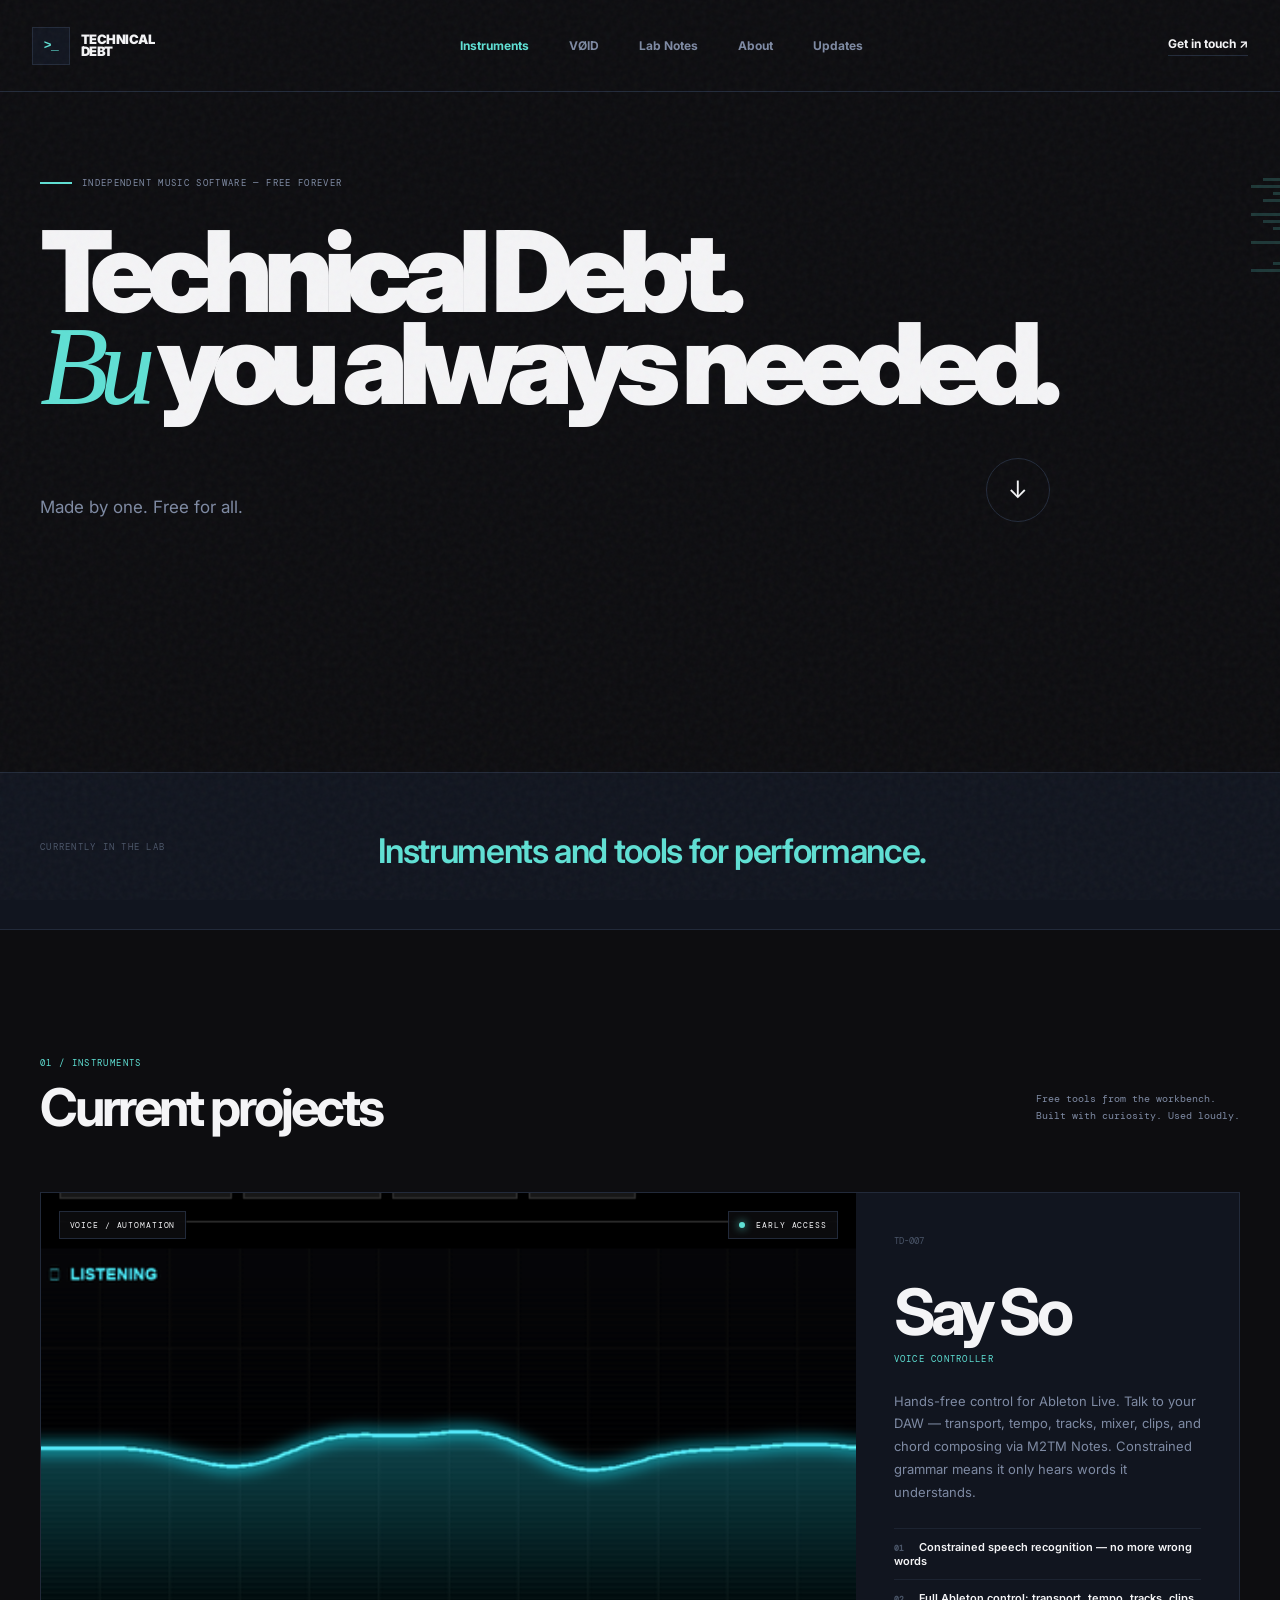
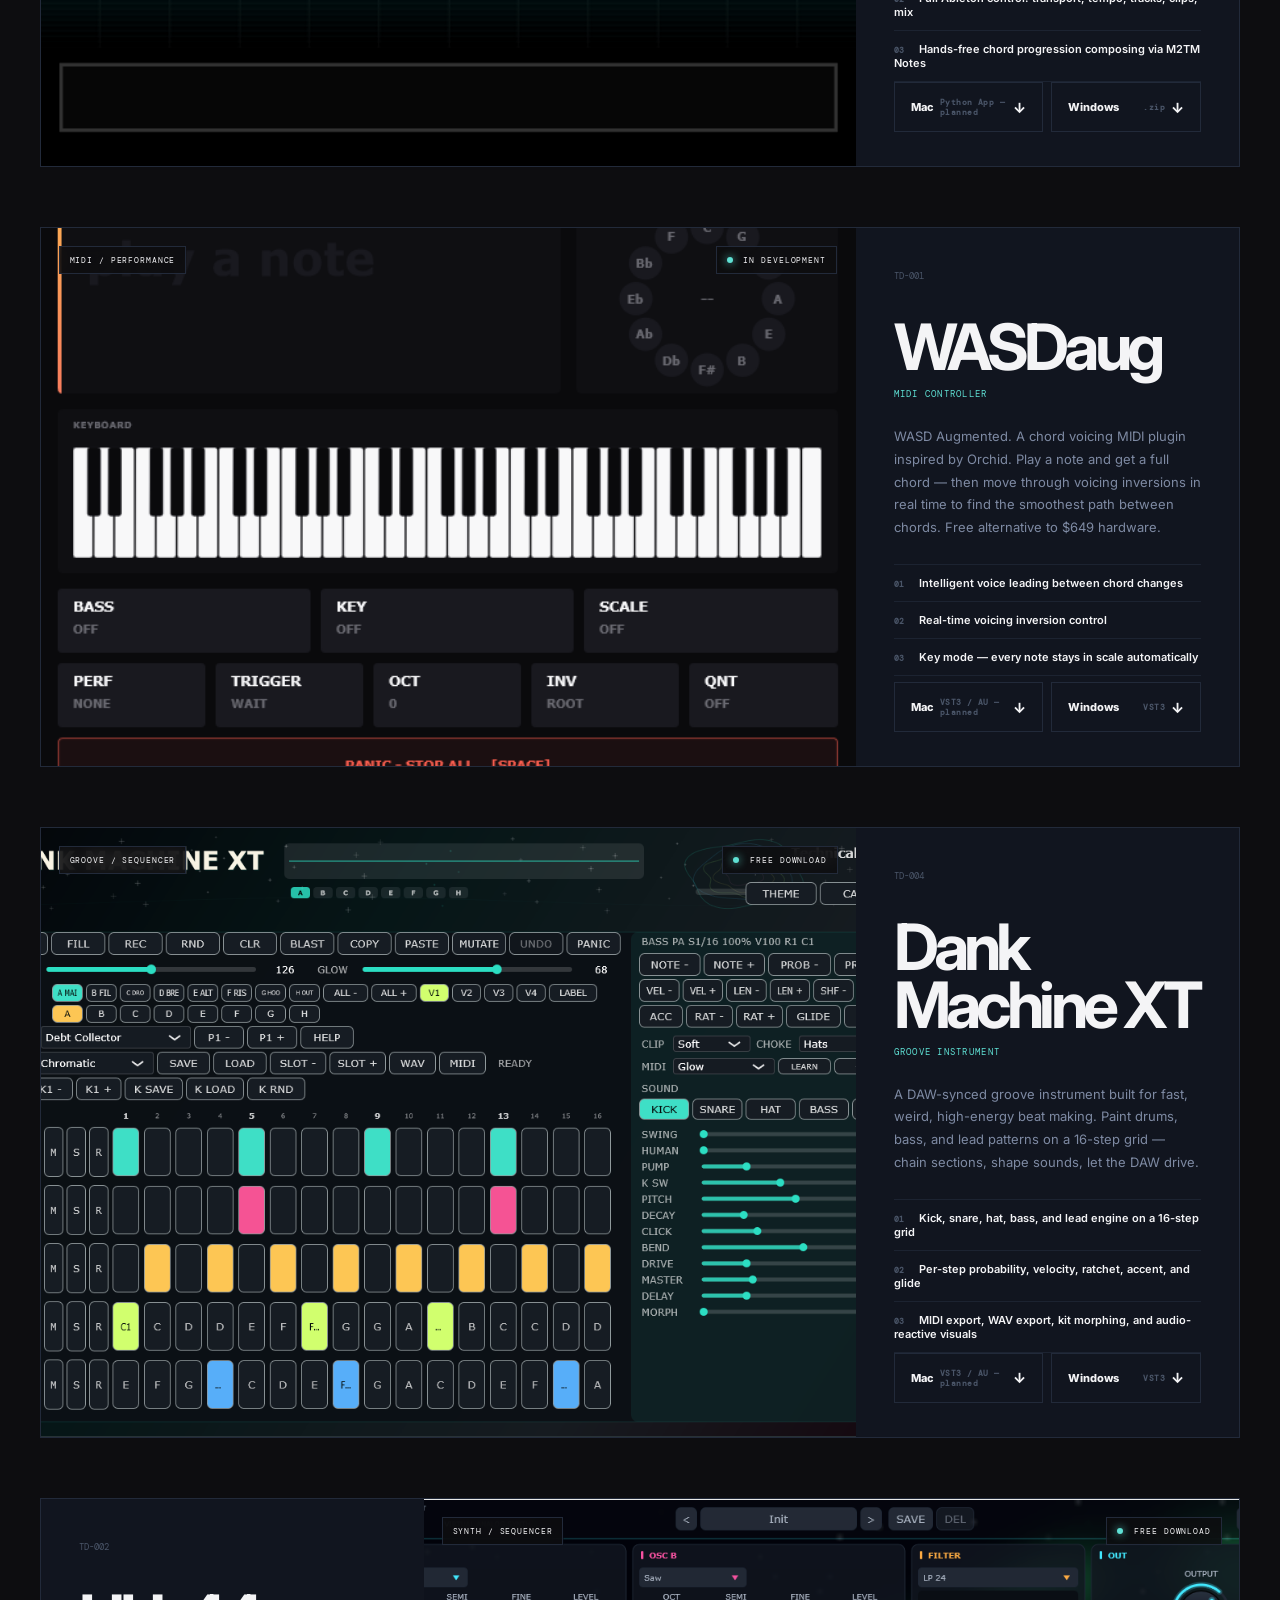
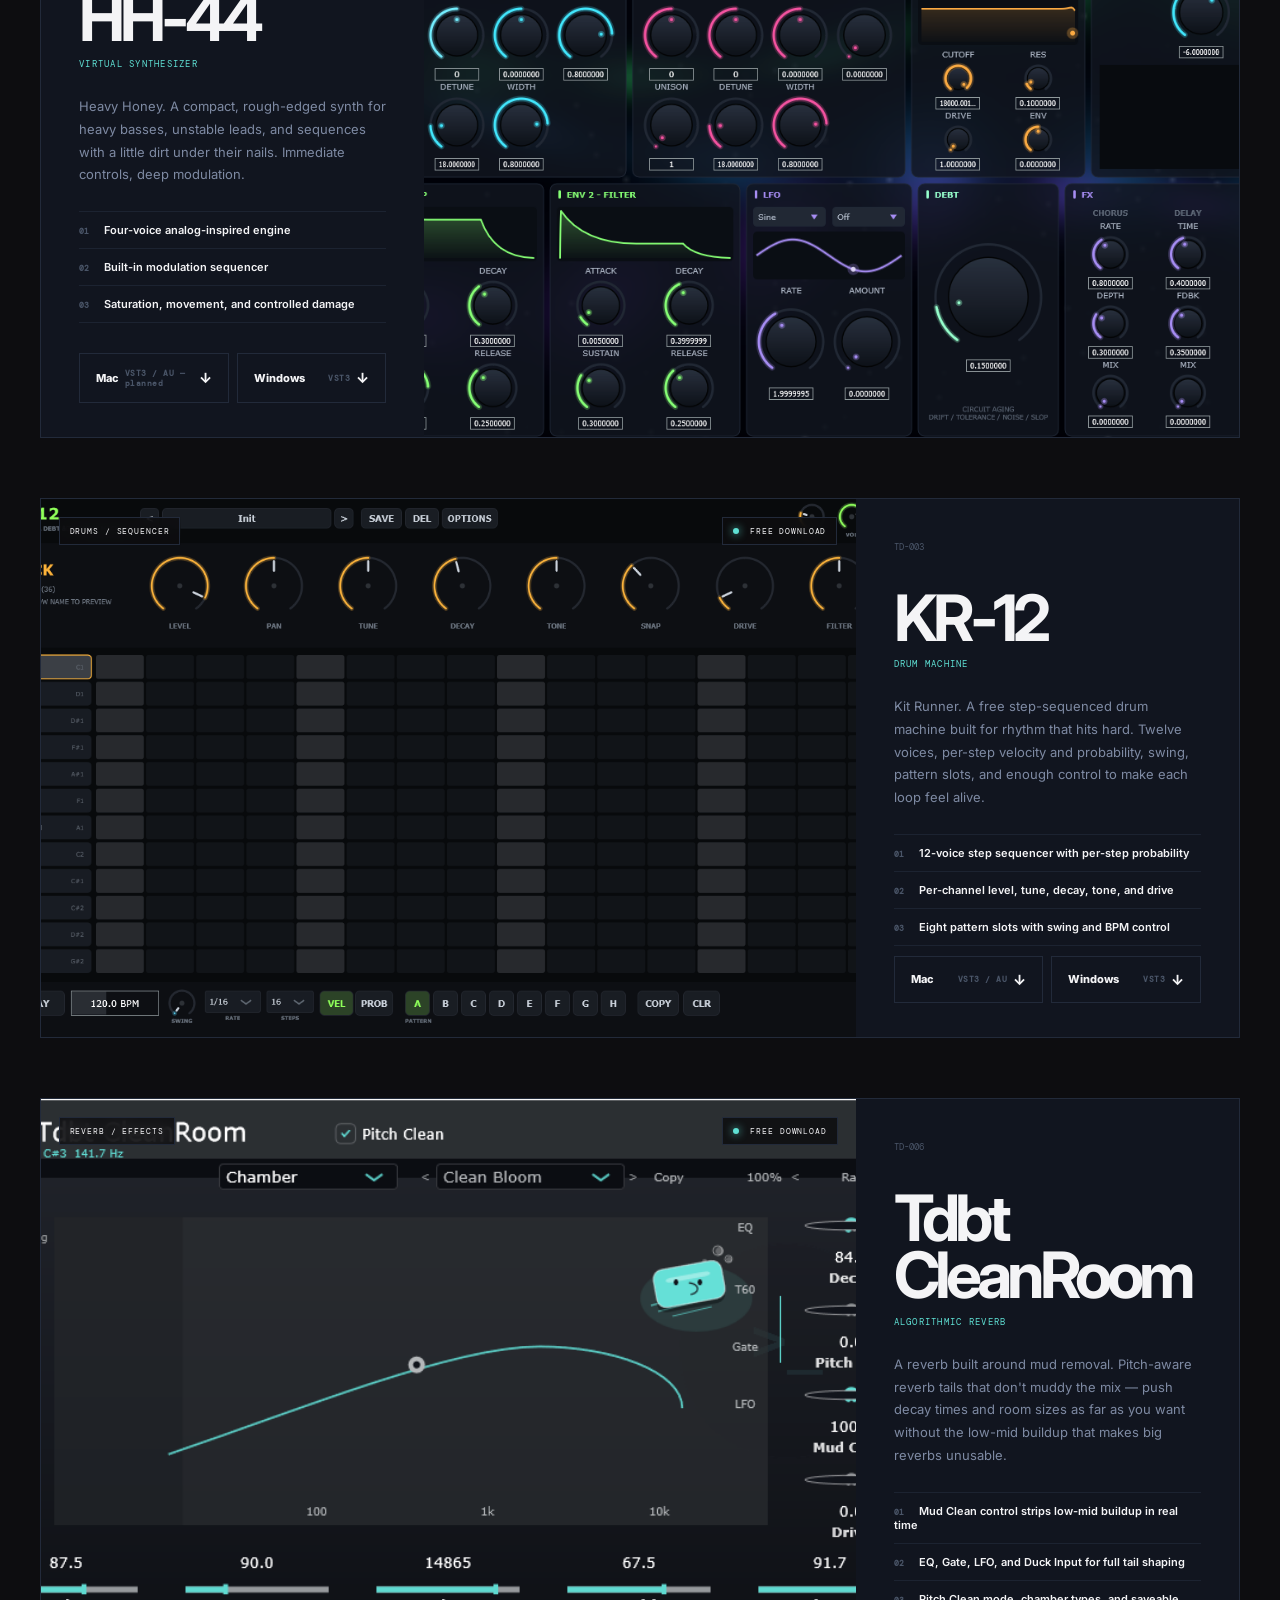
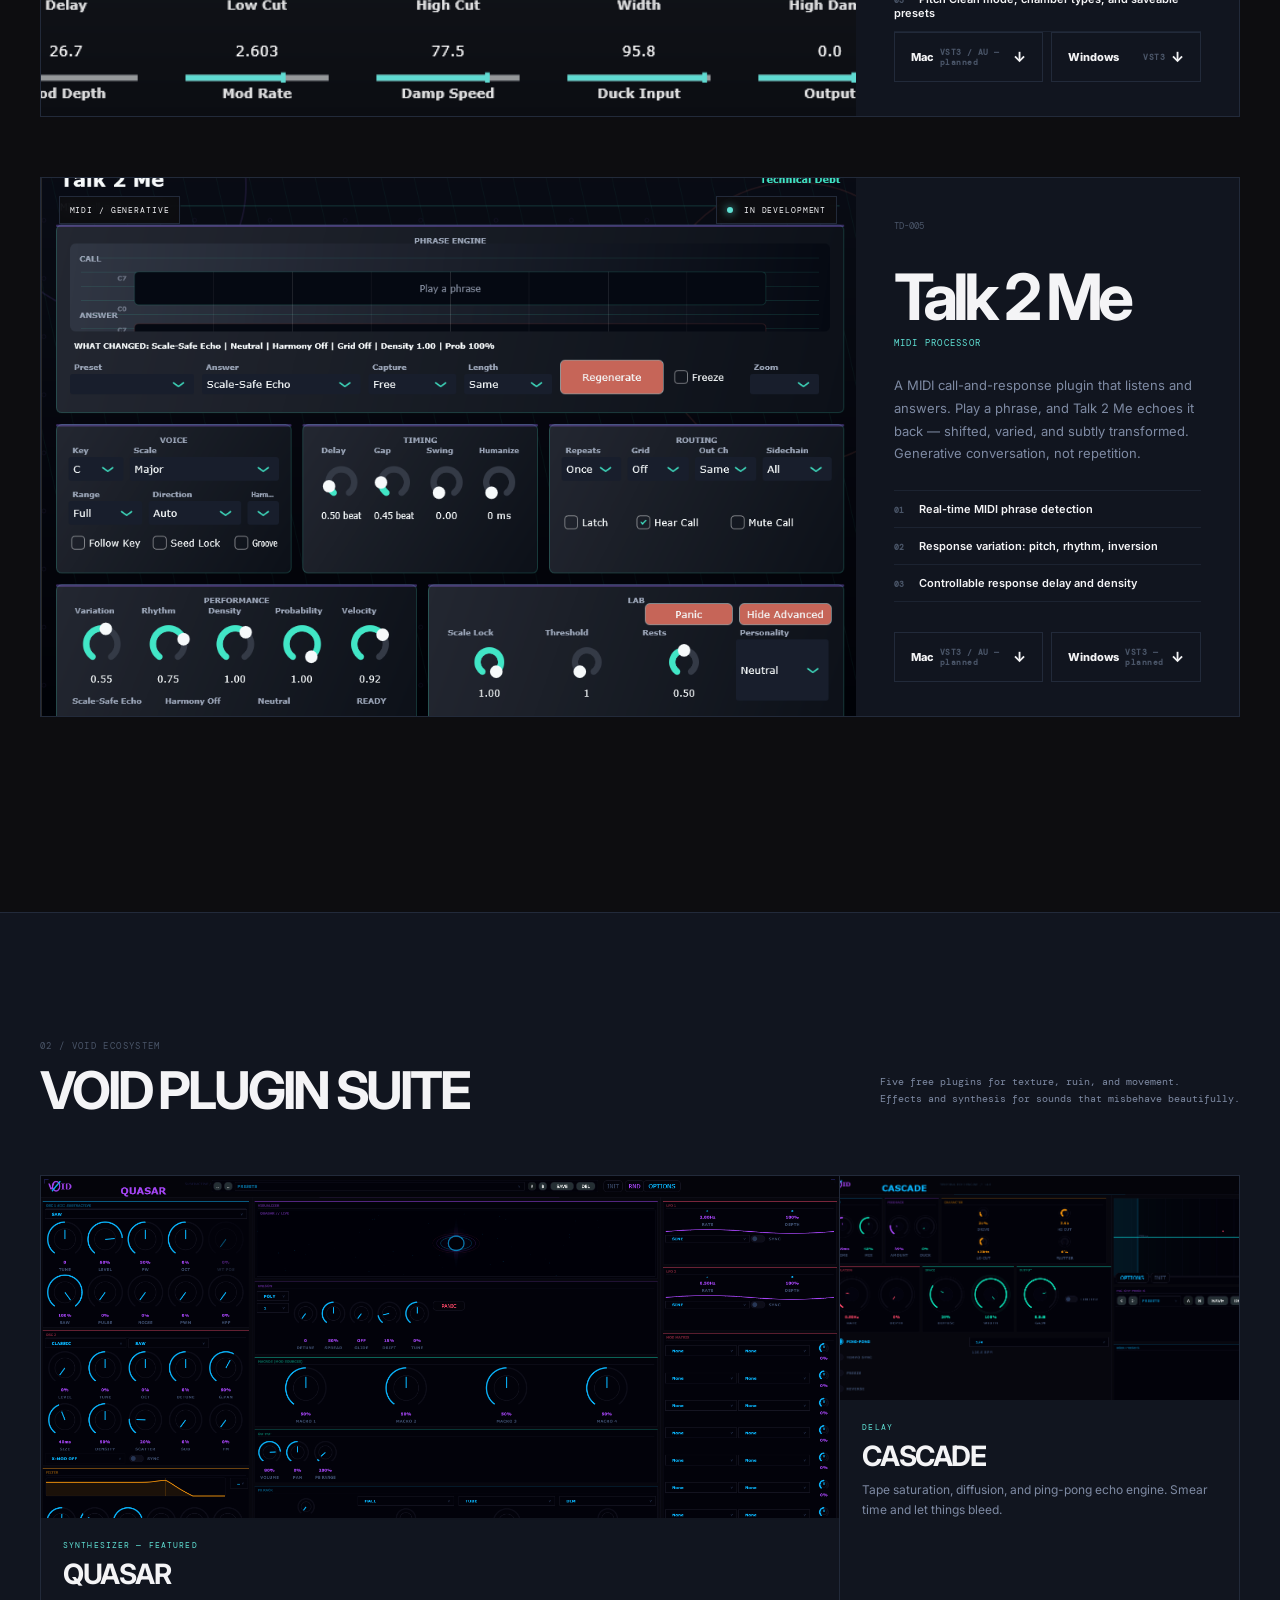
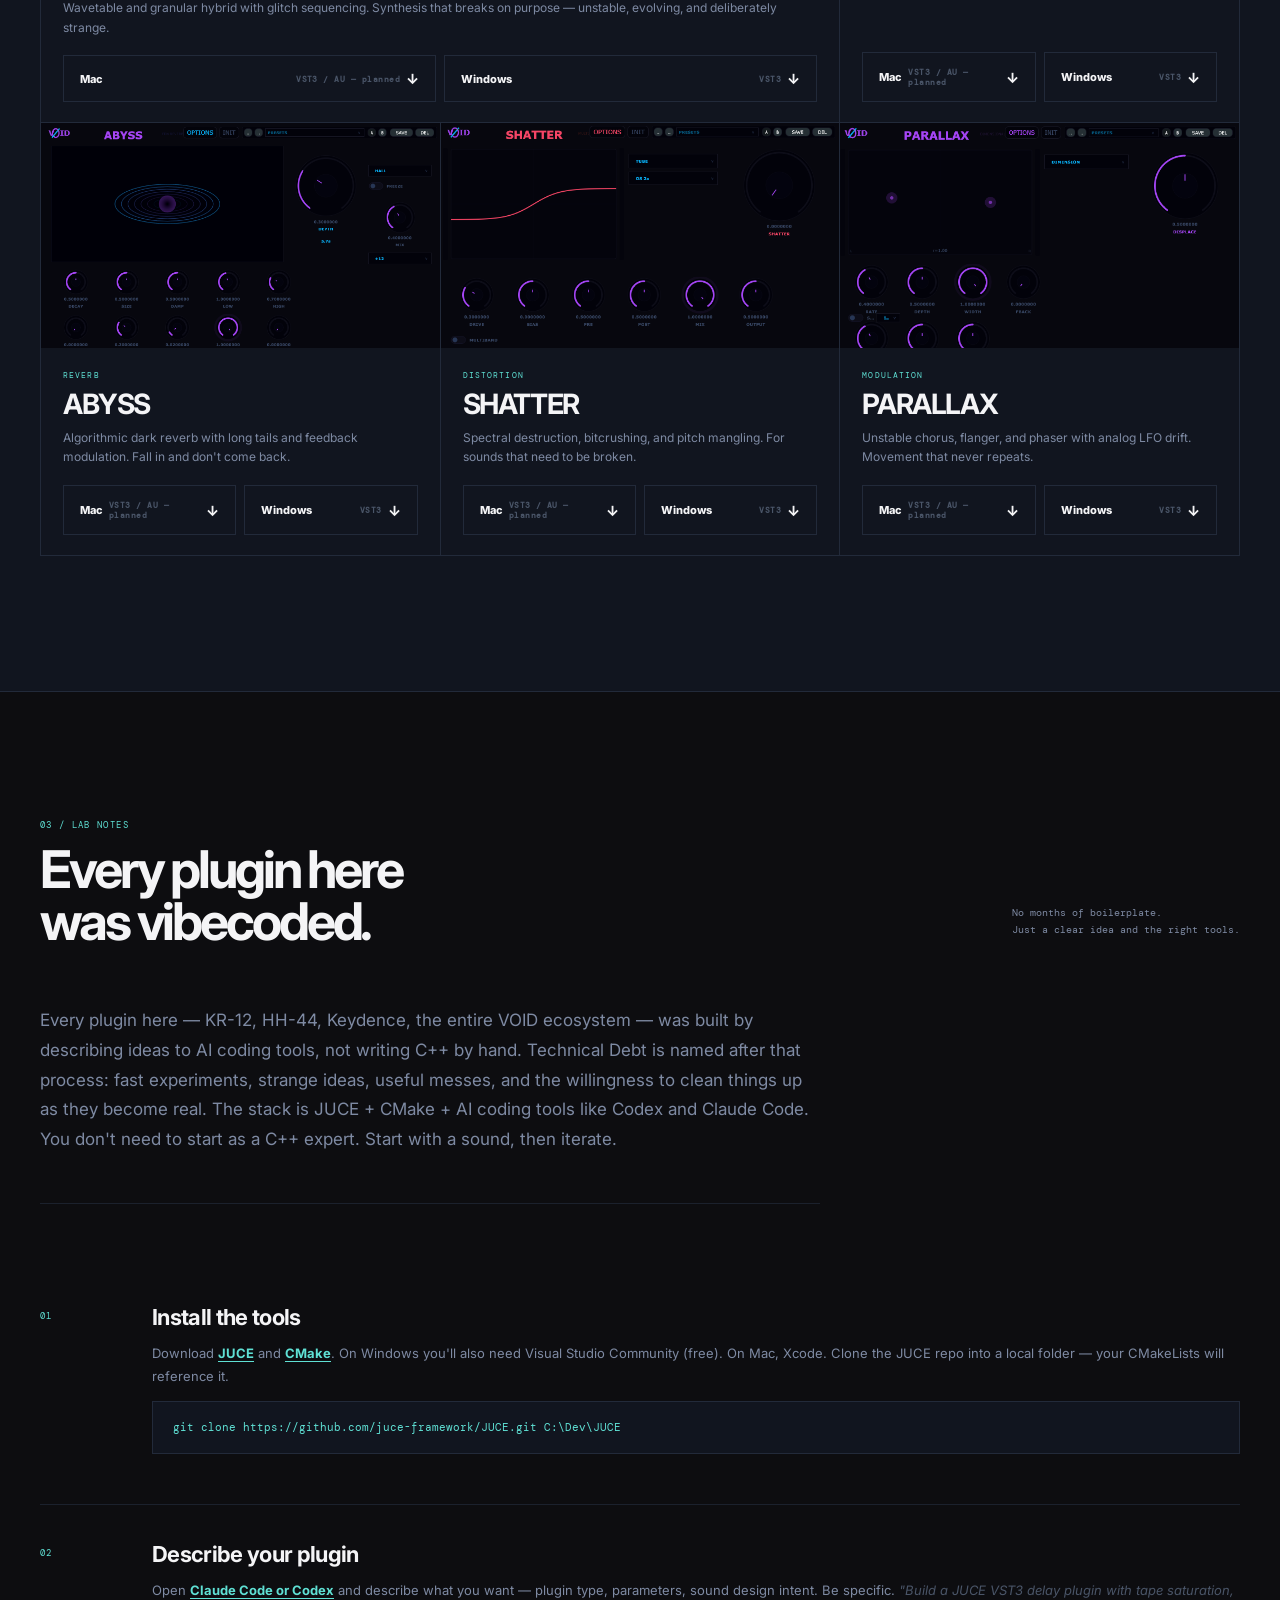
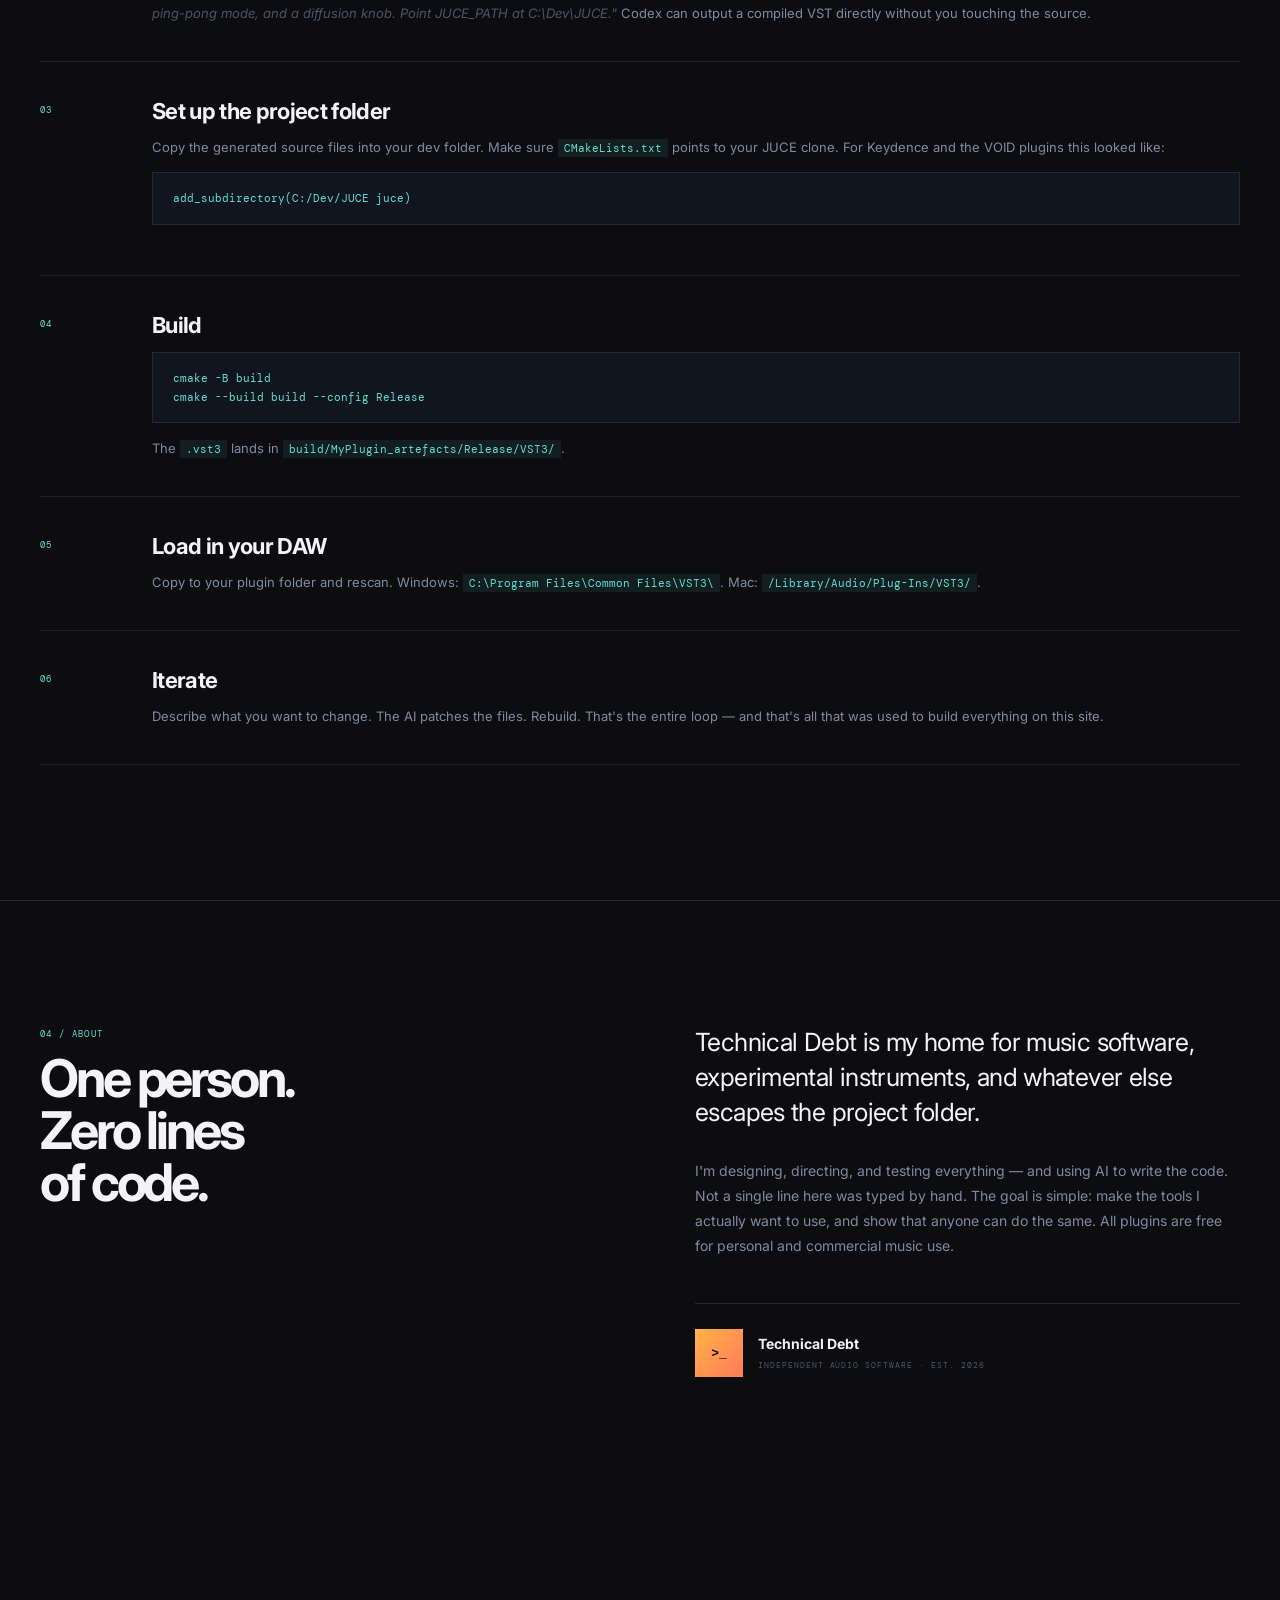
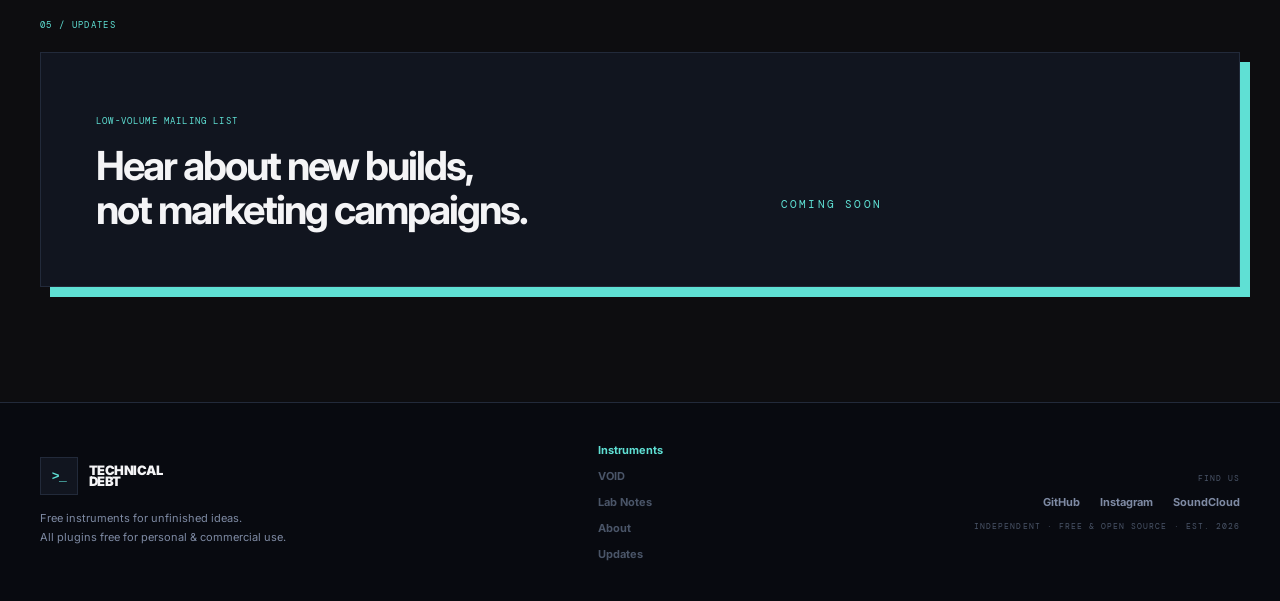
<file: index.html>
<!doctype html>
<html lang="en">
<head>
  <meta charset="UTF-8">
  <meta name="viewport" content="width=device-width, initial-scale=1.0">
  <meta name="theme-color" content="#5fe0d4">
  <link rel="icon" href="favicon.ico" sizes="any">
  <link rel="icon" href="favicon.png" type="image/png">
  <link rel="apple-touch-icon" href="favicon.png">
  <meta name="description" content="Technical Debt. Make the plugin you always needed.">
  <title>Technical Debt - Free instruments for unfinished ideas</title>
  <link rel="preconnect" href="https://fonts.googleapis.com">
  <link rel="preconnect" href="https://fonts.gstatic.com" crossorigin>
  <link href="https://fonts.googleapis.com/css2?family=DM+Mono:wght@400;500&family=Inter:wght@400;500;600;700;800;900&display=swap" rel="stylesheet">
  <link rel="stylesheet" href="style.css">
</head>
<body>
  <div class="grain"></div>
  <header>
    <a class="logo" href="#top" aria-label="Technical Debt home">
      <span class="logo-icon">
        <span class="glyph">&gt;_</span>
        <span class="accent-bar"></span>
      </span>
      <span>TECHNICAL<br>DEBT</span>
    </a>
    <nav aria-label="Main navigation">
      <a href="#instruments">Instruments</a>
      <a href="#void">VØID</a>
      <a href="#build">Lab Notes</a>
      <a href="#about">About</a>
      <a href="#updates">Updates</a>
    </nav>
    <a class="header-link" href="mailto:hello@techdebt.audio">Get in touch <span>&#8599;</span></a>
  </header>

  <main id="top">
    <section class="hero wrap">
      <div class="hero-grid" aria-hidden="true"></div>
      <div class="hero-tag mono"><span></span> INDEPENDENT MUSIC SOFTWARE &mdash; FREE FOREVER</div>
      <h1>Technical Debt.<br><em id="typing-word">Make the plugin</em> you always needed.<span class="cursor" aria-hidden="true"></span></h1>
      <div class="hero-bottom">
        <p>Made by one. Free for all.</p>
        <a class="round-link" href="#instruments" aria-label="See the instruments">&#8595;</a>
      </div>
      <div class="signal" aria-hidden="true">
        <i></i><i></i><i></i><i></i><i></i><i></i><i></i><i></i><i></i><i></i><i></i><i></i><i></i><i></i><i></i><i></i>
      </div>
    </section>

    <section class="manifesto fade-in">
      <div class="wrap manifesto-inner">
        <span class="mono">CURRENTLY IN THE LAB</span>
        <p>Instruments and tools for performance.</p>
      </div>
    </section>

    <section class="products wrap fade-in" id="instruments">
      <div class="section-head">
        <div>
          <span class="mono index">01 / INSTRUMENTS</span>
          <h2>Current projects</h2>
        </div>
        <p>Free tools from the workbench.<br>Built with curiosity. Used loudly.</p>
      </div>

      <article class="product product-sayso">
        <div class="product-image">
          <img src="assets/Say So.png" alt="Say So voice control interface for Ableton Live">
          <span class="corner-label mono">VOICE / AUTOMATION</span>
          <span class="status mono"><i></i> EARLY ACCESS</span>
        </div>
        <div class="product-copy" onclick="window.location='sayso.html'" style="cursor:pointer">
          <div class="product-number mono">TD-007</div>
          <h3>Say So</h3>
          <p class="product-type">VOICE CONTROLLER</p>
          <p class="description">Hands-free control for Ableton Live. Talk to your DAW — transport, tempo, tracks, mixer, clips, and chord composing via M2TM Notes. Constrained grammar means it only hears words it understands.</p>
          <ul>
            <li><span>01</span> Constrained speech recognition — no more wrong words</li>
            <li><span>02</span> Full Ableton control: transport, tempo, tracks, clips, mix</li>
            <li><span>03</span> Hands-free chord progression composing via M2TM Notes</li>
          </ul>
          <div class="download-group">
            <a class="download-btn" href="#" data-download="Say So" data-platform="mac">
              <span class="dl-os">Mac</span><span class="dl-fmt mono">Python App — planned</span><span class="dl-arrow">&#8595;</span>
            </a>
            <a class="download-btn" href="#" data-download="Say So" data-platform="win">
              <span class="dl-os">Windows</span><span class="dl-fmt mono">.zip</span><span class="dl-arrow">&#8595;</span>
            </a>
          </div>
        </div>
      </article>

      <article class="product product-wasdaug" onclick="window.location='keydence.html'" style="cursor:pointer;">
        <div class="product-image">
          <img src="assets/WASDaug.png" alt="WASDaug MIDI performance plugin interface">
          <span class="corner-label mono">MIDI / PERFORMANCE</span>
          <span class="status mono"><i></i> IN DEVELOPMENT</span>
        </div>
        <div class="product-copy">
          <div class="product-number mono">TD-001</div>
          <h3>WASDaug</h3>
          <p class="product-type">MIDI CONTROLLER</p>
          <p class="description">WASD Augmented. A chord voicing MIDI plugin inspired by Orchid. Play a note and get a full chord — then move through voicing inversions in real time to find the smoothest path between chords. Free alternative to $649 hardware.</p>
          <ul>
            <li><span>01</span> Intelligent voice leading between chord changes</li>
            <li><span>02</span> Real-time voicing inversion control</li>
            <li><span>03</span> Key mode — every note stays in scale automatically</li>
          </ul>
          <div class="download-group">
            <a class="download-btn" href="#" data-download="WASDaug" data-platform="mac">
              <span class="dl-os">Mac</span><span class="dl-fmt mono">VST3 / AU — planned</span><span class="dl-arrow">&#8595;</span>
            </a>
            <a class="download-btn" href="#" data-download="WASDaug" data-platform="win">
              <span class="dl-os">Windows</span><span class="dl-fmt mono">VST3</span><span class="dl-arrow">&#8595;</span>
            </a>
          </div>
        </div>
      </article>

      <article class="product product-dank">
        <div class="product-image">
          <img src="assets/Dank Machine XT VST snapshot.png" alt="Dank Machine XT groove instrument interface">
          <span class="corner-label mono">GROOVE / SEQUENCER</span>
          <span class="status mono status-available"><i></i> FREE DOWNLOAD</span>
        </div>
        <div class="product-copy" onclick="window.location='dankmachitext.html'" style="cursor:pointer">
          <div class="product-number mono">TD-004</div>
          <h3>Dank Machine XT</h3>
          <p class="product-type">GROOVE INSTRUMENT</p>
          <p class="description">A DAW-synced groove instrument built for fast, weird, high-energy beat making. Paint drums, bass, and lead patterns on a 16-step grid — chain sections, shape sounds, let the DAW drive.</p>
          <ul>
            <li><span>01</span> Kick, snare, hat, bass, and lead engine on a 16-step grid</li>
            <li><span>02</span> Per-step probability, velocity, ratchet, accent, and glide</li>
            <li><span>03</span> MIDI export, WAV export, kit morphing, and audio-reactive visuals</li>
          </ul>
          <div class="download-group">
            <a class="download-btn" href="#" data-download="Dank Machine XT" data-platform="mac">
              <span class="dl-os">Mac</span><span class="dl-fmt mono">VST3 / AU — planned</span><span class="dl-arrow">&#8595;</span>
            </a>
            <a class="download-btn" href="#" data-download="Dank Machine XT" data-platform="win">
              <span class="dl-os">Windows</span><span class="dl-fmt mono">VST3</span><span class="dl-arrow">&#8595;</span>
            </a>
          </div>
        </div>
      </article>

      <article class="product product-hh">
        <div class="product-image">
          <img src="assets/HH-44 VST.png" alt="HH-44 Heavy Honey virtual analog synthesizer interface">
          <span class="corner-label mono">SYNTH / SEQUENCER</span>
          <span class="status mono status-available"><i></i> FREE DOWNLOAD</span>
        </div>
        <div class="product-copy" onclick="window.location='hh-44.html'" style="cursor:pointer">
          <div class="product-number mono">TD-002</div>
          <h3>HH-44</h3>
          <p class="product-type">VIRTUAL SYNTHESIZER</p>
          <p class="description">Heavy Honey. A compact, rough-edged synth for heavy basses, unstable leads, and sequences with a little dirt under their nails. Immediate controls, deep modulation.</p>
          <ul>
            <li><span>01</span> Four-voice analog-inspired engine</li>
            <li><span>02</span> Built-in modulation sequencer</li>
            <li><span>03</span> Saturation, movement, and controlled damage</li>
          </ul>
          <div class="download-group">
            <a class="download-btn" href="#" data-download="HH-44" data-platform="mac">
              <span class="dl-os">Mac</span><span class="dl-fmt mono">VST3 / AU — planned</span><span class="dl-arrow">&#8595;</span>
            </a>
            <a class="download-btn" href="#" data-download="HH-44" data-platform="win">
              <span class="dl-os">Windows</span><span class="dl-fmt mono">VST3</span><span class="dl-arrow">&#8595;</span>
            </a>
          </div>
        </div>
      </article>

      <article class="product product-kr">
        <div class="product-image">
          <img src="assets/KR-12 VST.png" alt="KR-12 Kit Runner drum machine sequencer interface">
          <span class="corner-label mono">DRUMS / SEQUENCER</span>
          <span class="status mono status-available"><i></i> FREE DOWNLOAD</span>
        </div>
        <div class="product-copy" onclick="window.location='kr-12.html'" style="cursor:pointer">
          <div class="product-number mono">TD-003</div>
          <h3>KR-12</h3>
          <p class="product-type">DRUM MACHINE</p>
          <p class="description">Kit Runner. A free step-sequenced drum machine built for rhythm that hits hard. Twelve voices, per-step velocity and probability, swing, pattern slots, and enough control to make each loop feel alive.</p>
          <ul>
            <li><span>01</span> 12-voice step sequencer with per-step probability</li>
            <li><span>02</span> Per-channel level, tune, decay, tone, and drive</li>
            <li><span>03</span> Eight pattern slots with swing and BPM control</li>
          </ul>
          <div class="download-group">
            <a class="download-btn" href="#" data-download="KR-12" data-platform="mac">
              <span class="dl-os">Mac</span><span class="dl-fmt mono">VST3 / AU</span><span class="dl-arrow">&#8595;</span>
            </a>
            <a class="download-btn" href="#" data-download="KR-12" data-platform="win">
              <span class="dl-os">Windows</span><span class="dl-fmt mono">VST3</span><span class="dl-arrow">&#8595;</span>
            </a>
          </div>
        </div>
      </article>

      <article class="product product-cleanroom">
        <div class="product-image">
          <img src="assets/Tdbt cleanroom vst.png" alt="Tdbt CleanRoom algorithmic reverb plugin interface">
          <span class="corner-label mono">REVERB / EFFECTS</span>
          <span class="status mono status-available"><i></i> FREE DOWNLOAD</span>
        </div>
        <div class="product-copy" onclick="window.location='cleanroom.html'" style="cursor:pointer">
          <div class="product-number mono">TD-006</div>
          <h3>Tdbt CleanRoom</h3>
          <p class="product-type">ALGORITHMIC REVERB</p>
          <p class="description">A reverb built around mud removal. Pitch-aware reverb tails that don't muddy the mix — push decay times and room sizes as far as you want without the low-mid buildup that makes big reverbs unusable.</p>
          <ul>
            <li><span>01</span> Mud Clean control strips low-mid buildup in real time</li>
            <li><span>02</span> EQ, Gate, LFO, and Duck Input for full tail shaping</li>
            <li><span>03</span> Pitch Clean mode, chamber types, and saveable presets</li>
          </ul>
          <div class="download-group">
            <a class="download-btn" href="#" data-download="Tdbt CleanRoom" data-platform="mac">
              <span class="dl-os">Mac</span><span class="dl-fmt mono">VST3 / AU — planned</span><span class="dl-arrow">&#8595;</span>
            </a>
            <a class="download-btn" href="#" data-download="Tdbt CleanRoom" data-platform="win">
              <span class="dl-os">Windows</span><span class="dl-fmt mono">VST3</span><span class="dl-arrow">&#8595;</span>
            </a>
          </div>
        </div>
      </article>

      <article class="product product-talk2me">
        <div class="product-image">
          <img src="assets/Talk 2 Me vst.png" alt="Talk 2 Me MIDI call-and-response plugin interface">
          <span class="corner-label mono">MIDI / GENERATIVE</span>
          <span class="status mono"><i></i> IN DEVELOPMENT</span>
        </div>
        <div class="product-copy">
          <div class="product-number mono">TD-005</div>
          <h3>Talk 2 Me</h3>
          <p class="product-type">MIDI PROCESSOR</p>
          <p class="description">A MIDI call-and-response plugin that listens and answers. Play a phrase, and Talk 2 Me echoes it back — shifted, varied, and subtly transformed. Generative conversation, not repetition.</p>
          <ul>
            <li><span>01</span> Real-time MIDI phrase detection</li>
            <li><span>02</span> Response variation: pitch, rhythm, inversion</li>
            <li><span>03</span> Controllable response delay and density</li>
          </ul>
          <div class="download-group">
            <a class="download-btn" href="#" data-download="Talk 2 Me" data-platform="mac">
              <span class="dl-os">Mac</span><span class="dl-fmt mono">VST3 / AU — planned</span><span class="dl-arrow">&#8595;</span>
            </a>
            <a class="download-btn" href="#" data-download="Talk 2 Me" data-platform="win">
              <span class="dl-os">Windows</span><span class="dl-fmt mono">VST3 — planned</span><span class="dl-arrow">&#8595;</span>
            </a>
          </div>
        </div>
      </article>

    </section>

    <section class="void-section fade-in" id="void">
      <div class="wrap">
        <div class="section-head void-head">
          <div>
            <span class="mono index void-index">02 / VOID ECOSYSTEM</span>
            <h2>VOID PLUGIN SUITE</h2>
          </div>
          <p>Five free plugins for texture, ruin, and movement.<br>Effects and synthesis for sounds that misbehave beautifully.</p>
        </div>
        <div class="void-grid">

          <article class="void-card void-card-featured">
            <div class="void-image">
              <img src="assets/quasar vst.png" alt="QUASAR wavetable and granular synthesizer plugin interface">
            </div>
            <div class="void-body">
              <span class="void-tag mono">SYNTHESIZER &mdash; FEATURED</span>
              <h3>QUASAR</h3>
              <p>Wavetable and granular hybrid with glitch sequencing. Synthesis that breaks on purpose — unstable, evolving, and deliberately strange.</p>
              <div class="download-group">
                <a class="download-btn" href="#" data-download="QUASAR" data-platform="mac"><span class="dl-os">Mac</span><span class="dl-fmt mono">VST3 / AU — planned</span><span class="dl-arrow">&#8595;</span></a>
                <a class="download-btn" href="#" data-download="QUASAR" data-platform="win"><span class="dl-os">Windows</span><span class="dl-fmt mono">VST3</span><span class="dl-arrow">&#8595;</span></a>
              </div>
            </div>
          </article>

          <article class="void-card">
            <div class="void-image">
              <img src="assets/cascade vst.png" alt="CASCADE tape delay plugin interface">
            </div>
            <div class="void-body">
              <span class="void-tag mono">DELAY</span>
              <h3>CASCADE</h3>
              <p>Tape saturation, diffusion, and ping-pong echo engine. Smear time and let things bleed.</p>
              <div class="download-group">
                <a class="download-btn" href="#" data-download="CASCADE" data-platform="mac"><span class="dl-os">Mac</span><span class="dl-fmt mono">VST3 / AU — planned</span><span class="dl-arrow">&#8595;</span></a>
                <a class="download-btn" href="#" data-download="CASCADE" data-platform="win"><span class="dl-os">Windows</span><span class="dl-fmt mono">VST3</span><span class="dl-arrow">&#8595;</span></a>
              </div>
            </div>
          </article>

          <article class="void-card">
            <div class="void-image">
              <img src="assets/abyss vst.png" alt="ABYSS algorithmic dark reverb plugin interface">
            </div>
            <div class="void-body">
              <span class="void-tag mono">REVERB</span>
              <h3>ABYSS</h3>
              <p>Algorithmic dark reverb with long tails and feedback modulation. Fall in and don't come back.</p>
              <div class="download-group">
                <a class="download-btn" href="#" data-download="ABYSS" data-platform="mac"><span class="dl-os">Mac</span><span class="dl-fmt mono">VST3 / AU — planned</span><span class="dl-arrow">&#8595;</span></a>
                <a class="download-btn" href="#" data-download="ABYSS" data-platform="win"><span class="dl-os">Windows</span><span class="dl-fmt mono">VST3</span><span class="dl-arrow">&#8595;</span></a>
              </div>
            </div>
          </article>

          <article class="void-card">
            <div class="void-image">
              <img src="assets/shatter vst.png" alt="SHATTER spectral distortion plugin interface">
            </div>
            <div class="void-body">
              <span class="void-tag mono">DISTORTION</span>
              <h3>SHATTER</h3>
              <p>Spectral destruction, bitcrushing, and pitch mangling. For sounds that need to be broken.</p>
              <div class="download-group">
                <a class="download-btn" href="#" data-download="SHATTER" data-platform="mac"><span class="dl-os">Mac</span><span class="dl-fmt mono">VST3 / AU — planned</span><span class="dl-arrow">&#8595;</span></a>
                <a class="download-btn" href="#" data-download="SHATTER" data-platform="win"><span class="dl-os">Windows</span><span class="dl-fmt mono">VST3</span><span class="dl-arrow">&#8595;</span></a>
              </div>
            </div>
          </article>

          <article class="void-card">
            <div class="void-image">
              <img src="assets/parallax vst.png" alt="PARALLAX analog modulation plugin interface">
            </div>
            <div class="void-body">
              <span class="void-tag mono">MODULATION</span>
              <h3>PARALLAX</h3>
              <p>Unstable chorus, flanger, and phaser with analog LFO drift. Movement that never repeats.</p>
              <div class="download-group">
                <a class="download-btn" href="#" data-download="PARALLAX" data-platform="mac"><span class="dl-os">Mac</span><span class="dl-fmt mono">VST3 / AU — planned</span><span class="dl-arrow">&#8595;</span></a>
                <a class="download-btn" href="#" data-download="PARALLAX" data-platform="win"><span class="dl-os">Windows</span><span class="dl-fmt mono">VST3</span><span class="dl-arrow">&#8595;</span></a>
              </div>
            </div>
          </article>

        </div>
      </div>
    </section>

    <section class="build wrap fade-in" id="build">
      <div class="section-head">
        <div>
          <span class="mono index">03 / LAB NOTES</span>
          <h2>Every plugin here<br>was vibecoded.</h2>
        </div>
        <p>No months of boilerplate.<br>Just a clear idea and the right tools.</p>
      </div>
      <div class="build-intro">
        <p>Every plugin here — KR-12, HH-44, Keydence, the entire VOID ecosystem — was built by describing ideas to AI coding tools, not writing C++ by hand. Technical Debt is named after that process: fast experiments, strange ideas, useful messes, and the willingness to clean things up as they become real. The stack is JUCE + CMake + AI coding tools like Codex and Claude Code. You don't need to start as a C++ expert. Start with a sound, then iterate.</p>
      </div>
      <ol class="build-steps">
        <li class="build-step">
          <span class="step-num mono">01</span>
          <div class="step-body">
            <h3>Install the tools</h3>
            <p>Download <a href="https://juce.com" target="_blank" rel="noopener">JUCE</a> and <a href="https://cmake.org" target="_blank" rel="noopener">CMake</a>. On Windows you'll also need Visual Studio Community (free). On Mac, Xcode. Clone the JUCE repo into a local folder — your CMakeLists will reference it.</p>
            <pre><code>git clone https://github.com/juce-framework/JUCE.git C:\Dev\JUCE</code></pre>
          </div>
        </li>
        <li class="build-step">
          <span class="step-num mono">02</span>
          <div class="step-body">
            <h3>Describe your plugin</h3>
            <p>Open <a href="https://claude.ai" target="_blank" rel="noopener">Claude Code or Codex</a> and describe what you want — plugin type, parameters, sound design intent. Be specific. <em>"Build a JUCE VST3 delay plugin with tape saturation, ping-pong mode, and a diffusion knob. Point JUCE_PATH at C:\Dev\JUCE."</em> Codex can output a compiled VST directly without you touching the source.</p>
          </div>
        </li>
        <li class="build-step">
          <span class="step-num mono">03</span>
          <div class="step-body">
            <h3>Set up the project folder</h3>
            <p>Copy the generated source files into your dev folder. Make sure <code>CMakeLists.txt</code> points to your JUCE clone. For Keydence and the VOID plugins this looked like:</p>
            <pre><code>add_subdirectory(C:/Dev/JUCE juce)</code></pre>
          </div>
        </li>
        <li class="build-step">
          <span class="step-num mono">04</span>
          <div class="step-body">
            <h3>Build</h3>
            <pre><code>cmake -B build
cmake --build build --config Release</code></pre>
            <p>The <code>.vst3</code> lands in <code>build/MyPlugin_artefacts/Release/VST3/</code>.</p>
          </div>
        </li>
        <li class="build-step">
          <span class="step-num mono">05</span>
          <div class="step-body">
            <h3>Load in your DAW</h3>
            <p>Copy to your plugin folder and rescan. Windows: <code>C:\Program Files\Common Files\VST3\</code>. Mac: <code>/Library/Audio/Plug-Ins/VST3/</code>.</p>
          </div>
        </li>
        <li class="build-step">
          <span class="step-num mono">06</span>
          <div class="step-body">
            <h3>Iterate</h3>
            <p>Describe what you want to change. The AI patches the files. Rebuild. That's the entire loop — and that's all that was used to build everything on this site.</p>
          </div>
        </li>
      </ol>
    </section>

    <section class="about fade-in" id="about">
      <div class="wrap about-grid">
        <div>
          <span class="mono index">04 / ABOUT</span>
          <h2>One person.<br>Zero lines<br>of code.</h2>
        </div>
        <div class="about-copy">
          <p class="large">Technical Debt is my home for music software, experimental instruments, and whatever else escapes the project folder.</p>
          <p>I'm designing, directing, and testing everything — and using AI to write the code. Not a single line here was typed by hand. The goal is simple: make the tools I actually want to use, and show that anyone can do the same. All plugins are free for personal and commercial music use.</p>
          <div class="maker">
            <span class="maker-mark">&gt;_</span>
            <div><strong>Technical Debt</strong><small class="mono">INDEPENDENT AUDIO SOFTWARE &middot; EST. 2026</small></div>
          </div>
        </div>
      </div>
    </section>

    <section class="updates wrap" id="updates">
      <span class="mono index">05 / UPDATES</span>
      <div class="update-card">
        <div>
          <span class="mono">LOW-VOLUME MAILING LIST</span>
          <h2>Hear about new builds,<br>not marketing campaigns.</h2>
        </div>
        <div class="mono" style="font-size:11px; letter-spacing:.2em; color:var(--teal); padding:20px 0;">COMING SOON</div>
      </div>
    </section>
  </main>

  <footer>
    <div class="wrap footer-inner">
      <div class="footer-left">
        <a class="logo" href="#top" aria-label="Technical Debt home">
          <span class="logo-icon">
            <span class="glyph">&gt;_</span>
            <span class="accent-bar"></span>
          </span>
          <span>TECHNICAL<br>DEBT</span>
        </a>
        <p>Free instruments for unfinished ideas.<br>All plugins free for personal &amp; commercial use.</p>
      </div>
      <nav class="footer-nav" aria-label="Footer navigation">
        <a href="#instruments">Instruments</a>
        <a href="#void">VOID</a>
        <a href="#build">Lab Notes</a>
        <a href="#about">About</a>
        <a href="#updates">Updates</a>
      </nav>
      <div class="footer-socials">
        <span class="mono">FIND US</span>
        <div class="social-links">
          <a href="#" aria-label="GitHub">GitHub</a>
          <a href="#" aria-label="Instagram">Instagram</a>
          <a href="#" aria-label="SoundCloud">SoundCloud</a>
        </div>
        <span class="mono footer-copy">INDEPENDENT &middot; FREE &amp; OPEN SOURCE &middot; EST. 2026</span>
      </div>
    </div>
  </footer>

  <dialog id="interest-dialog">
    <button class="close" aria-label="Close">&times;</button>
    <span class="mono">PROJECT UPDATE</span>
    <h2>Follow <b id="dialog-product">this project</b></h2>
    <p>Add your email and you'll be first to hear when a demo or test build is ready.</p>
    <form id="interest-form">
      <label class="sr-only" for="interest-email">Email address</label>
      <input id="interest-email" type="email" required placeholder="you@example.com">
      <button type="submit">Keep me posted <span>&#8599;</span></button>
    </form>
    <small>This prototype saves your signup in this browser only.</small>
  </dialog>
  <div class="toast" id="toast" role="status"></div>
  <script src="app.js"></script>
</body>
</html>
</file>
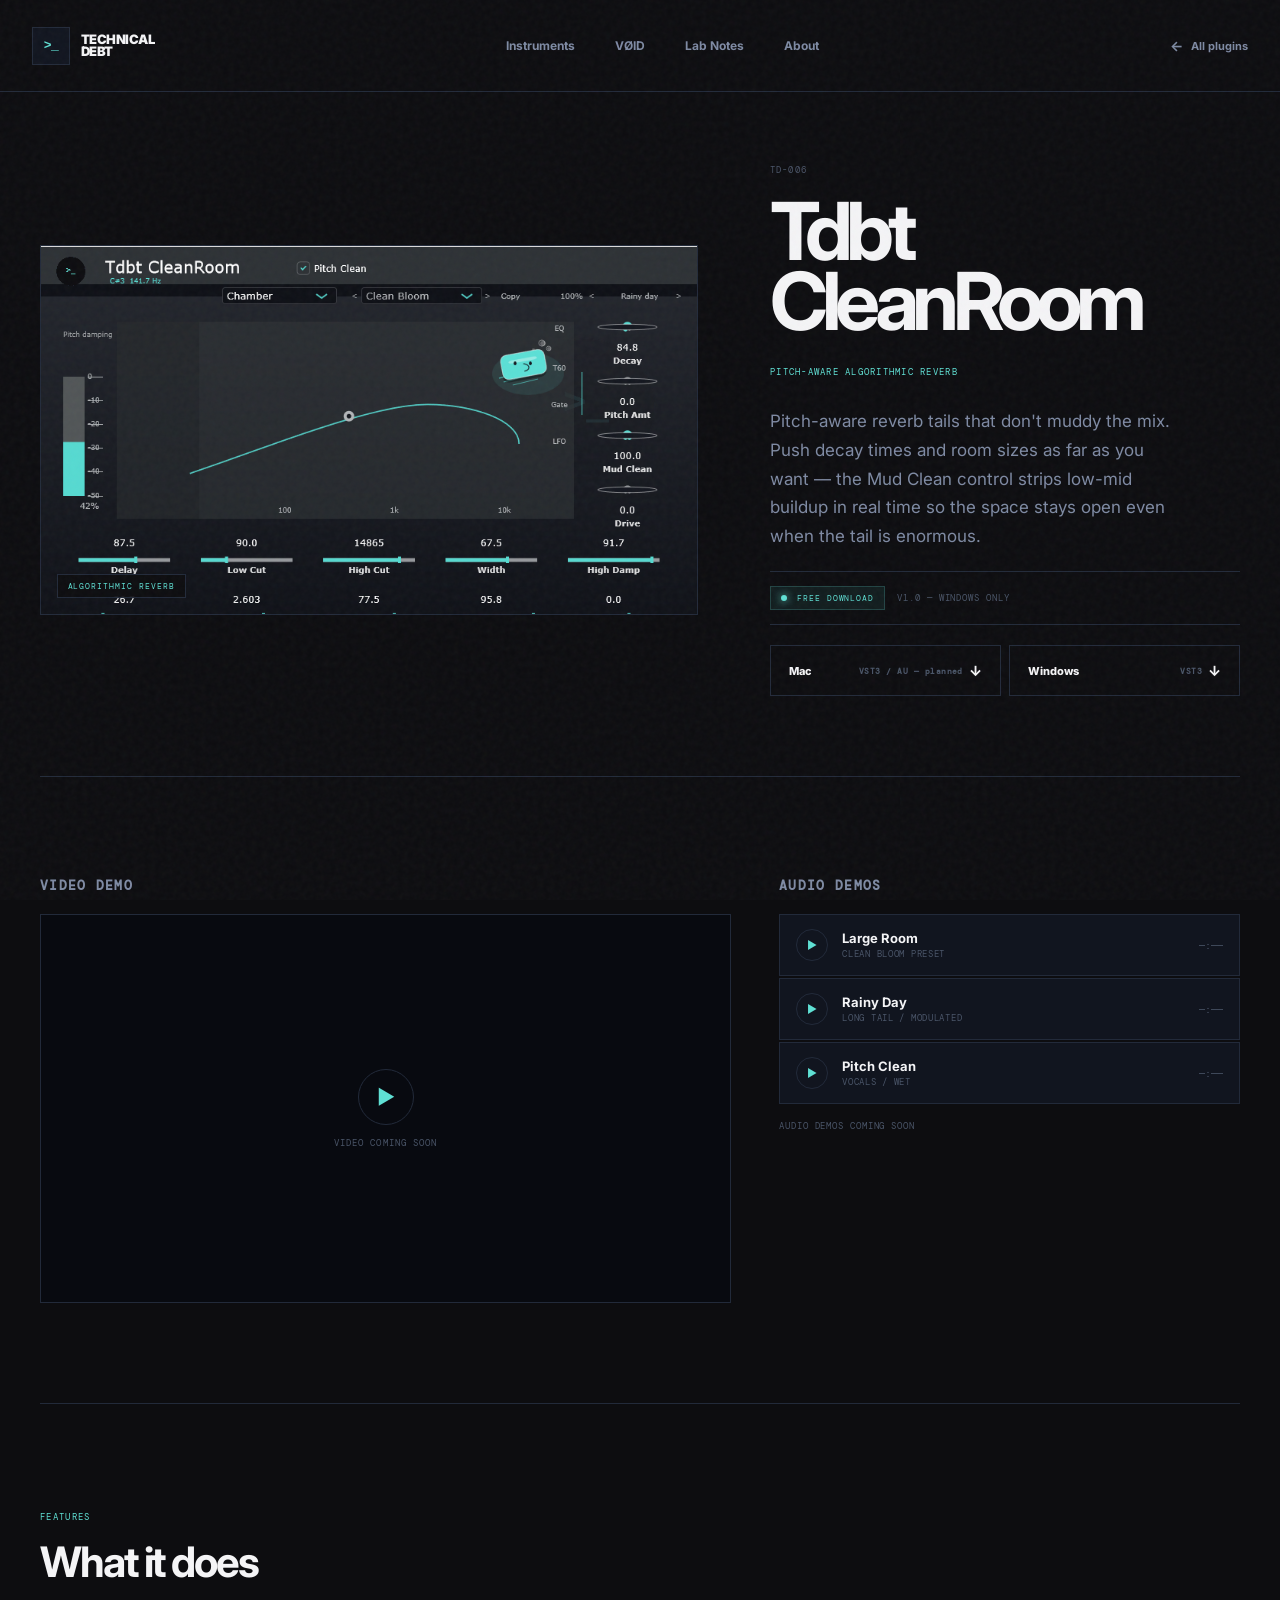
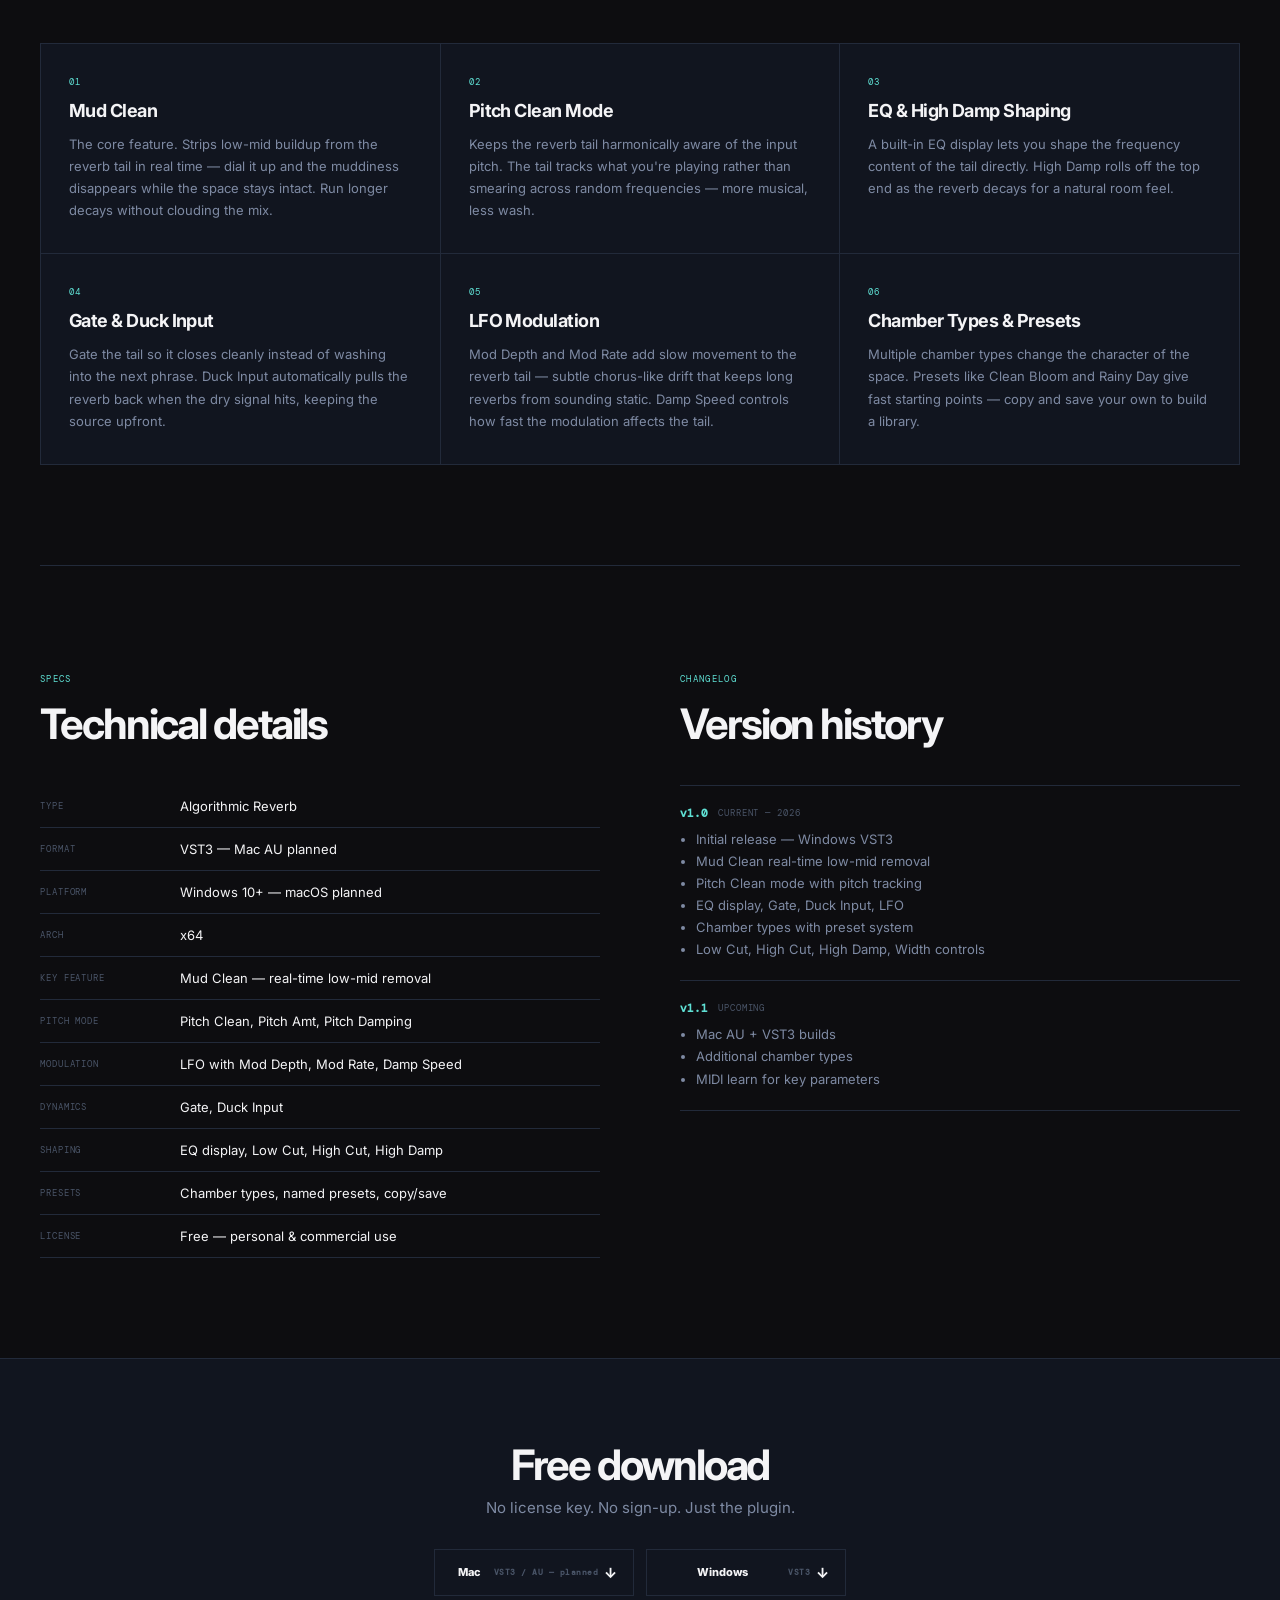
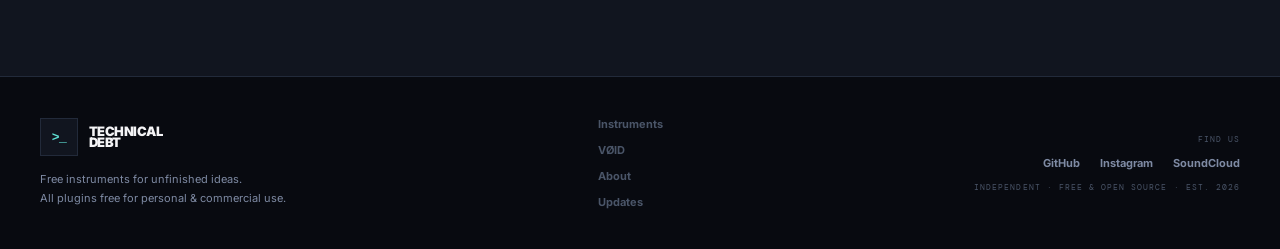
<file: cleanroom.html>
<!doctype html>
<html lang="en">
<head>
  <meta charset="UTF-8">
  <meta name="viewport" content="width=device-width, initial-scale=1.0">
  <meta name="theme-color" content="#5fe0d4">
  <link rel="icon" href="favicon.ico" sizes="any">
  <link rel="icon" href="favicon.png" type="image/png">
  <link rel="apple-touch-icon" href="favicon.png">
  <meta name="description" content="Tdbt CleanRoom — Pitch-aware algorithmic reverb by Technical Debt. Reverb tails that don't muddy the mix. Free VST3 for Windows.">
  <title>CleanRoom — Technical Debt</title>
  <link rel="preconnect" href="https://fonts.googleapis.com">
  <link rel="preconnect" href="https://fonts.gstatic.com" crossorigin>
  <link href="https://fonts.googleapis.com/css2?family=DM+Mono:wght@400;500&family=Inter:wght@400;500;600;700;800;900&display=swap" rel="stylesheet">
  <link rel="stylesheet" href="style.css">
  <style>
    .plugin-hero { padding-top: 72px; padding-bottom: 80px; border-bottom: 1px solid var(--border); }
    .plugin-hero-inner { display: grid; grid-template-columns: 1.4fr 1fr; gap: 72px; align-items: center; }
    .plugin-screenshot { position: relative; aspect-ratio: 16/9; background: #080a10; border: 1px solid var(--border); overflow: hidden; }
    .plugin-screenshot img { width: 100%; height: 100%; object-fit: cover; object-position: top; }
    .plugin-screenshot-badge { position: absolute; bottom: 16px; left: 16px; padding: 6px 10px; background: rgba(13,13,16,.85); backdrop-filter: blur(8px); border: 1px solid var(--border); font-family: "DM Mono", monospace; font-size: 8px; letter-spacing: .12em; color: var(--teal); }
    .plugin-meta { display: flex; flex-direction: column; gap: 20px; }
    .plugin-id { font-family: "DM Mono", monospace; font-size: 9px; color: var(--dim); letter-spacing: .13em; }
    .plugin-hero h1 { margin: 0; font-size: 80px; line-height: .88; letter-spacing: -.08em; color: var(--text); }
    .plugin-type { font-family: "DM Mono", monospace; font-size: 9px; letter-spacing: .14em; color: var(--teal); }
    .plugin-tagline { margin: 0; font-size: 17px; line-height: 1.7; color: var(--muted); max-width: 400px; }
    .plugin-status-row { display: flex; align-items: center; gap: 12px; padding: 14px 0; border-top: 1px solid var(--border); border-bottom: 1px solid var(--border); }
    .plugin-status-row .status { position: static; padding: 6px 10px; background: rgba(95,224,212,.08); border: 1px solid rgba(95,224,212,.2); color: var(--teal); }
    .plugin-version { font-family: "DM Mono", monospace; font-size: 9px; color: var(--dim); letter-spacing: .1em; }
    .plugin-downloads { display: grid; grid-template-columns: 1fr 1fr; gap: 8px; }
    .plugin-downloads .download-btn { padding: 16px 18px; }
    .media-section { padding-block: 100px; border-bottom: 1px solid var(--border); }
    .media-grid { display: grid; grid-template-columns: 1.2fr .8fr; gap: 48px; align-items: start; }
    .video-block h2, .audio-block h2 { margin: 0 0 20px; font-size: 13px; font-weight: 700; letter-spacing: .1em; color: var(--muted); }
    .video-embed { position: relative; aspect-ratio: 16/9; background: #080a10; border: 1px solid var(--border); overflow: hidden; }
    .video-embed iframe { position: absolute; inset: 0; width: 100%; height: 100%; border: 0; }
    .video-placeholder { position: absolute; inset: 0; display: flex; flex-direction: column; align-items: center; justify-content: center; gap: 12px; color: var(--dim); }
    .video-placeholder .play-icon { width: 56px; height: 56px; border: 1px solid var(--border); border-radius: 50%; display: grid; place-items: center; font-size: 20px; color: var(--teal); }
    .video-placeholder p { margin: 0; font-family: "DM Mono", monospace; font-size: 9px; letter-spacing: .12em; }
    .demo-list { display: flex; flex-direction: column; gap: 2px; }
    .demo-track { display: flex; align-items: center; gap: 14px; padding: 14px 16px; background: var(--surface); border: 1px solid var(--border); cursor: pointer; transition: border-color .15s; }
    .demo-track:hover { border-color: var(--teal); }
    .demo-track.active { border-color: var(--teal); background: rgba(95,224,212,.06); }
    .demo-play { width: 32px; height: 32px; border: 1px solid var(--border); border-radius: 50%; display: grid; place-items: center; font-size: 11px; color: var(--teal); flex-shrink: 0; transition: .15s; }
    .demo-track.active .demo-play, .demo-track:hover .demo-play { background: var(--teal); color: var(--bg); border-color: var(--teal); }
    .demo-info { flex: 1; min-width: 0; }
    .demo-name { display: block; font-size: 13px; font-weight: 700; color: var(--text); white-space: nowrap; overflow: hidden; text-overflow: ellipsis; }
    .demo-desc { display: block; font-family: "DM Mono", monospace; font-size: 9px; color: var(--dim); letter-spacing: .08em; margin-top: 2px; }
    .demo-duration { font-family: "DM Mono", monospace; font-size: 10px; color: var(--dim); flex-shrink: 0; }
    .audio-player-bar { margin-top: 16px; padding: 14px 16px; background: var(--surface); border: 1px solid var(--border); display: none; }
    .audio-player-bar.visible { display: block; }
    .audio-player-bar audio { width: 100%; height: 32px; accent-color: var(--teal); }
    .audio-player-label { font-family: "DM Mono", monospace; font-size: 8px; letter-spacing: .1em; color: var(--teal); margin-bottom: 8px; }
    .features-section { padding-block: 100px; border-bottom: 1px solid var(--border); }
    .features-section h2 { margin: 12px 0 56px; font-size: 42px; letter-spacing: -.05em; color: var(--text); }
    .features-grid { display: grid; grid-template-columns: repeat(3, 1fr); gap: 1px; background: var(--border); border: 1px solid var(--border); }
    .feature-card { padding: 32px 28px; background: var(--surface); display: flex; flex-direction: column; gap: 12px; }
    .feature-num { font-family: "DM Mono", monospace; font-size: 9px; letter-spacing: .13em; color: var(--teal); }
    .feature-card h3 { margin: 0; font-size: 18px; letter-spacing: -.03em; color: var(--text); }
    .feature-card p { margin: 0; font-size: 13px; line-height: 1.7; color: var(--muted); }
    .specs-section { padding-block: 100px; }
    .specs-inner { display: grid; grid-template-columns: 1fr 1fr; gap: 80px; }
    .specs-section h2 { margin: 12px 0 36px; font-size: 42px; letter-spacing: -.05em; color: var(--text); }
    .spec-table { width: 100%; border-collapse: collapse; }
    .spec-table tr { border-bottom: 1px solid var(--border); }
    .spec-table td { padding: 13px 0; font-size: 13px; }
    .spec-table td:first-child { color: var(--dim); font-family: "DM Mono", monospace; font-size: 9px; letter-spacing: .1em; width: 140px; padding-right: 20px; }
    .spec-table td:last-child { color: var(--text); }
    .changelog { display: flex; flex-direction: column; gap: 0; }
    .changelog-entry { padding: 20px 0; border-bottom: 1px solid var(--border); }
    .changelog-entry:first-child { border-top: 1px solid var(--border); }
    .changelog-version { display: flex; align-items: center; gap: 10px; margin-bottom: 8px; }
    .changelog-version strong { font-family: "DM Mono", monospace; font-size: 11px; color: var(--teal); }
    .changelog-version span { font-family: "DM Mono", monospace; font-size: 9px; color: var(--dim); letter-spacing: .1em; }
    .changelog-entry ul { margin: 0; padding-left: 16px; }
    .changelog-entry li { font-size: 13px; color: var(--muted); line-height: 1.7; }
    .back-nav { display: inline-flex; align-items: center; gap: 8px; font-size: 11px; font-weight: 700; color: var(--muted); text-decoration: none; transition: color .15s; }
    .back-nav:hover { color: var(--teal); }
    .back-nav span { font-size: 14px; }
    .cta-strip { padding-block: 80px; background: var(--surface); border-top: 1px solid var(--border); text-align: center; }
    .cta-strip h2 { margin: 0 0 8px; font-size: 42px; letter-spacing: -.05em; color: var(--text); }
    .cta-strip p { margin: 0 0 32px; color: var(--muted); font-size: 15px; }
    .cta-buttons { display: inline-flex; gap: 12px; flex-wrap: wrap; justify-content: center; }
    .cta-buttons .download-btn { min-width: 200px; }
    @media (max-width: 900px) { .plugin-hero-inner { grid-template-columns: 1fr; gap: 40px; } .media-grid { grid-template-columns: 1fr; } .features-grid { grid-template-columns: 1fr 1fr; } .specs-inner { grid-template-columns: 1fr; gap: 60px; } }
    @media (max-width: 620px) { .plugin-hero h1 { font-size: 56px; } .features-grid { grid-template-columns: 1fr; } .plugin-downloads { grid-template-columns: 1fr; } }
  </style>
</head>
<body>
  <div class="grain"></div>
  <header>
    <a class="logo" href="index.html" aria-label="Technical Debt home">
      <span class="logo-icon"><span class="glyph">&gt;_</span><span class="accent-bar"></span></span>
      <span>TECHNICAL<br>DEBT</span>
    </a>
    <nav aria-label="Main navigation">
      <a href="index.html#instruments">Instruments</a>
      <a href="index.html#void">VØID</a>
      <a href="index.html#build">Lab Notes</a>
      <a href="index.html#about">About</a>
    </nav>
    <a class="back-nav" href="index.html"><span>&#8592;</span> All plugins</a>
  </header>

  <main>

    <section class="plugin-hero wrap">
      <div class="plugin-hero-inner">
        <div class="plugin-screenshot">
          <img src="assets/Tdbt cleanroom vst.png" alt="Tdbt CleanRoom reverb plugin interface">
          <span class="plugin-screenshot-badge mono">ALGORITHMIC REVERB</span>
        </div>
        <div class="plugin-meta">
          <div class="plugin-id mono">TD-006</div>
          <h1>Tdbt CleanRoom</h1>
          <p class="plugin-type">PITCH-AWARE ALGORITHMIC REVERB</p>
          <p class="plugin-tagline">Pitch-aware reverb tails that don't muddy the mix. Push decay times and room sizes as far as you want — the Mud Clean control strips low-mid buildup in real time so the space stays open even when the tail is enormous.</p>
          <div class="plugin-status-row">
            <span class="status mono status-available"><i></i> FREE DOWNLOAD</span>
            <span class="plugin-version mono">V1.0 &mdash; WINDOWS ONLY</span>
          </div>
          <div class="plugin-downloads">
            <a class="download-btn" href="#" data-download="Tdbt CleanRoom" data-platform="mac">
              <span class="dl-os">Mac</span><span class="dl-fmt mono">VST3 / AU — planned</span><span class="dl-arrow">&#8595;</span>
            </a>
            <a class="download-btn" href="#" data-download="Tdbt CleanRoom" data-platform="win">
              <span class="dl-os">Windows</span><span class="dl-fmt mono">VST3</span><span class="dl-arrow">&#8595;</span>
            </a>
          </div>
        </div>
      </div>
    </section>

    <section class="media-section wrap">
      <div class="media-grid">
        <div class="video-block">
          <h2 class="mono">VIDEO DEMO</h2>
          <div class="video-embed">
            <!--
            <iframe src="https://www.youtube.com/embed/YOUR_VIDEO_ID?rel=0&modestbranding=1" title="CleanRoom demo" allow="accelerometer; autoplay; clipboard-write; encrypted-media; gyroscope; picture-in-picture" allowfullscreen></iframe>
            -->
            <div class="video-placeholder">
              <div class="play-icon">▶</div>
              <p>VIDEO COMING SOON</p>
            </div>
          </div>
        </div>
        <div class="audio-block">
          <h2 class="mono">AUDIO DEMOS</h2>
          <div class="demo-list" id="demo-list">
            <div class="demo-track" data-src="" data-label="Large Room — Clean Bloom preset">
              <div class="demo-play">▶</div>
              <div class="demo-info"><span class="demo-name">Large Room</span><span class="demo-desc">CLEAN BLOOM PRESET</span></div>
              <span class="demo-duration mono">—:——</span>
            </div>
            <div class="demo-track" data-src="" data-label="Rainy Day — Long Tail">
              <div class="demo-play">▶</div>
              <div class="demo-info"><span class="demo-name">Rainy Day</span><span class="demo-desc">LONG TAIL / MODULATED</span></div>
              <span class="demo-duration mono">—:——</span>
            </div>
            <div class="demo-track" data-src="" data-label="Pitch Clean — Vocals">
              <div class="demo-play">▶</div>
              <div class="demo-info"><span class="demo-name">Pitch Clean</span><span class="demo-desc">VOCALS / WET</span></div>
              <span class="demo-duration mono">—:——</span>
            </div>
          </div>
          <div class="audio-player-bar" id="audio-player-bar">
            <div class="audio-player-label mono" id="now-playing-label">NOW PLAYING</div>
            <audio id="audio-player" controls></audio>
          </div>
          <p style="margin-top:16px; font-family:'DM Mono',monospace; font-size:9px; color:var(--dim); letter-spacing:.1em;">AUDIO DEMOS COMING SOON</p>
        </div>
      </div>
    </section>

    <section class="features-section wrap">
      <span class="mono index">FEATURES</span>
      <h2>What it does</h2>
      <div class="features-grid">

        <div class="feature-card">
          <span class="feature-num mono">01</span>
          <h3>Mud Clean</h3>
          <p>The core feature. Strips low-mid buildup from the reverb tail in real time — dial it up and the muddiness disappears while the space stays intact. Run longer decays without clouding the mix.</p>
        </div>

        <div class="feature-card">
          <span class="feature-num mono">02</span>
          <h3>Pitch Clean Mode</h3>
          <p>Keeps the reverb tail harmonically aware of the input pitch. The tail tracks what you're playing rather than smearing across random frequencies — more musical, less wash.</p>
        </div>

        <div class="feature-card">
          <span class="feature-num mono">03</span>
          <h3>EQ & High Damp Shaping</h3>
          <p>A built-in EQ display lets you shape the frequency content of the tail directly. High Damp rolls off the top end as the reverb decays for a natural room feel.</p>
        </div>

        <div class="feature-card">
          <span class="feature-num mono">04</span>
          <h3>Gate & Duck Input</h3>
          <p>Gate the tail so it closes cleanly instead of washing into the next phrase. Duck Input automatically pulls the reverb back when the dry signal hits, keeping the source upfront.</p>
        </div>

        <div class="feature-card">
          <span class="feature-num mono">05</span>
          <h3>LFO Modulation</h3>
          <p>Mod Depth and Mod Rate add slow movement to the reverb tail — subtle chorus-like drift that keeps long reverbs from sounding static. Damp Speed controls how fast the modulation affects the tail.</p>
        </div>

        <div class="feature-card">
          <span class="feature-num mono">06</span>
          <h3>Chamber Types & Presets</h3>
          <p>Multiple chamber types change the character of the space. Presets like Clean Bloom and Rainy Day give fast starting points — copy and save your own to build a library.</p>
        </div>

      </div>
    </section>

    <section class="specs-section wrap">
      <div class="specs-inner">
        <div>
          <span class="mono index">SPECS</span>
          <h2>Technical details</h2>
          <table class="spec-table">
            <tr><td>TYPE</td><td>Algorithmic Reverb</td></tr>
            <tr><td>FORMAT</td><td>VST3 — Mac AU planned</td></tr>
            <tr><td>PLATFORM</td><td>Windows 10+ — macOS planned</td></tr>
            <tr><td>ARCH</td><td>x64</td></tr>
            <tr><td>KEY FEATURE</td><td>Mud Clean — real-time low-mid removal</td></tr>
            <tr><td>PITCH MODE</td><td>Pitch Clean, Pitch Amt, Pitch Damping</td></tr>
            <tr><td>MODULATION</td><td>LFO with Mod Depth, Mod Rate, Damp Speed</td></tr>
            <tr><td>DYNAMICS</td><td>Gate, Duck Input</td></tr>
            <tr><td>SHAPING</td><td>EQ display, Low Cut, High Cut, High Damp</td></tr>
            <tr><td>PRESETS</td><td>Chamber types, named presets, copy/save</td></tr>
            <tr><td>LICENSE</td><td>Free — personal &amp; commercial use</td></tr>
          </table>
        </div>
        <div>
          <span class="mono index">CHANGELOG</span>
          <h2>Version history</h2>
          <div class="changelog">
            <div class="changelog-entry">
              <div class="changelog-version">
                <strong>v1.0</strong>
                <span>CURRENT &mdash; 2026</span>
              </div>
              <ul>
                <li>Initial release — Windows VST3</li>
                <li>Mud Clean real-time low-mid removal</li>
                <li>Pitch Clean mode with pitch tracking</li>
                <li>EQ display, Gate, Duck Input, LFO</li>
                <li>Chamber types with preset system</li>
                <li>Low Cut, High Cut, High Damp, Width controls</li>
              </ul>
            </div>
            <div class="changelog-entry">
              <div class="changelog-version">
                <strong>v1.1</strong>
                <span>UPCOMING</span>
              </div>
              <ul>
                <li>Mac AU + VST3 builds</li>
                <li>Additional chamber types</li>
                <li>MIDI learn for key parameters</li>
              </ul>
            </div>
          </div>
        </div>
      </div>
    </section>

    <div class="cta-strip">
      <div class="wrap">
        <h2>Free download</h2>
        <p>No license key. No sign-up. Just the plugin.</p>
        <div class="cta-buttons">
          <a class="download-btn" href="#" data-download="Tdbt CleanRoom" data-platform="mac">
            <span class="dl-os">Mac</span><span class="dl-fmt mono">VST3 / AU — planned</span><span class="dl-arrow">&#8595;</span>
          </a>
          <a class="download-btn" href="#" data-download="Tdbt CleanRoom" data-platform="win">
            <span class="dl-os">Windows</span><span class="dl-fmt mono">VST3</span><span class="dl-arrow">&#8595;</span>
          </a>
        </div>
      </div>
    </div>

  </main>

  <footer>
    <div class="wrap footer-inner">
      <div class="footer-left">
        <a class="logo" href="index.html" aria-label="Technical Debt home">
          <span class="logo-icon"><span class="glyph">&gt;_</span><span class="accent-bar"></span></span>
          <span>TECHNICAL<br>DEBT</span>
        </a>
        <p>Free instruments for unfinished ideas.<br>All plugins free for personal &amp; commercial use.</p>
      </div>
      <nav class="footer-nav" aria-label="Footer navigation">
        <a href="index.html#instruments">Instruments</a>
        <a href="index.html#void">VØID</a>
        <a href="index.html#about">About</a>
        <a href="index.html#updates">Updates</a>
      </nav>
      <div class="footer-socials">
        <span class="mono">FIND US</span>
        <div class="social-links">
          <a href="#" aria-label="GitHub">GitHub</a>
          <a href="#" aria-label="Instagram">Instagram</a>
          <a href="#" aria-label="SoundCloud">SoundCloud</a>
        </div>
        <span class="mono footer-copy">INDEPENDENT &middot; FREE &amp; OPEN SOURCE &middot; EST. 2026</span>
      </div>
    </div>
  </footer>

  <div class="toast" id="toast" role="status"></div>

  <script>
    const downloads = {
      "Tdbt CleanRoom": {
        win: "https://github.com/cjdanoy/technical-debt/releases/download/Tdbt_CleanRoom/Tdbt.CleanRoom.vst3",
      },
    };
    const toast = document.querySelector("#toast");
    function showToast(msg) { toast.textContent = msg; toast.classList.add("show"); clearTimeout(showToast.t); showToast.t = setTimeout(() => toast.classList.remove("show"), 2600); }
    document.querySelectorAll("[data-download]").forEach(link => {
      link.addEventListener("click", e => {
        e.preventDefault();
        const f = downloads[link.dataset.download];
        if (f && f[link.dataset.platform]) window.location.href = f[link.dataset.platform];
        else showToast(`CleanRoom for ${link.dataset.platform === "mac" ? "Mac" : "Windows"} — coming soon.`);
      });
    });
    document.querySelectorAll(".demo-track").forEach(track => {
      track.addEventListener("click", () => {
        if (!track.dataset.src) { showToast("Audio demo coming soon."); return; }
        document.querySelectorAll(".demo-track").forEach(t => t.classList.remove("active"));
        track.classList.add("active");
        const player = document.getElementById("audio-player");
        document.getElementById("now-playing-label").textContent = track.dataset.label;
        document.getElementById("audio-player-bar").classList.add("visible");
        player.src = track.dataset.src;
        player.play();
      });
    });
    const header = document.querySelector("header");
    window.addEventListener("scroll", () => header.classList.toggle("scrolled", window.scrollY > 40), { passive: true });
  </script>
</body>
</html>
</file>
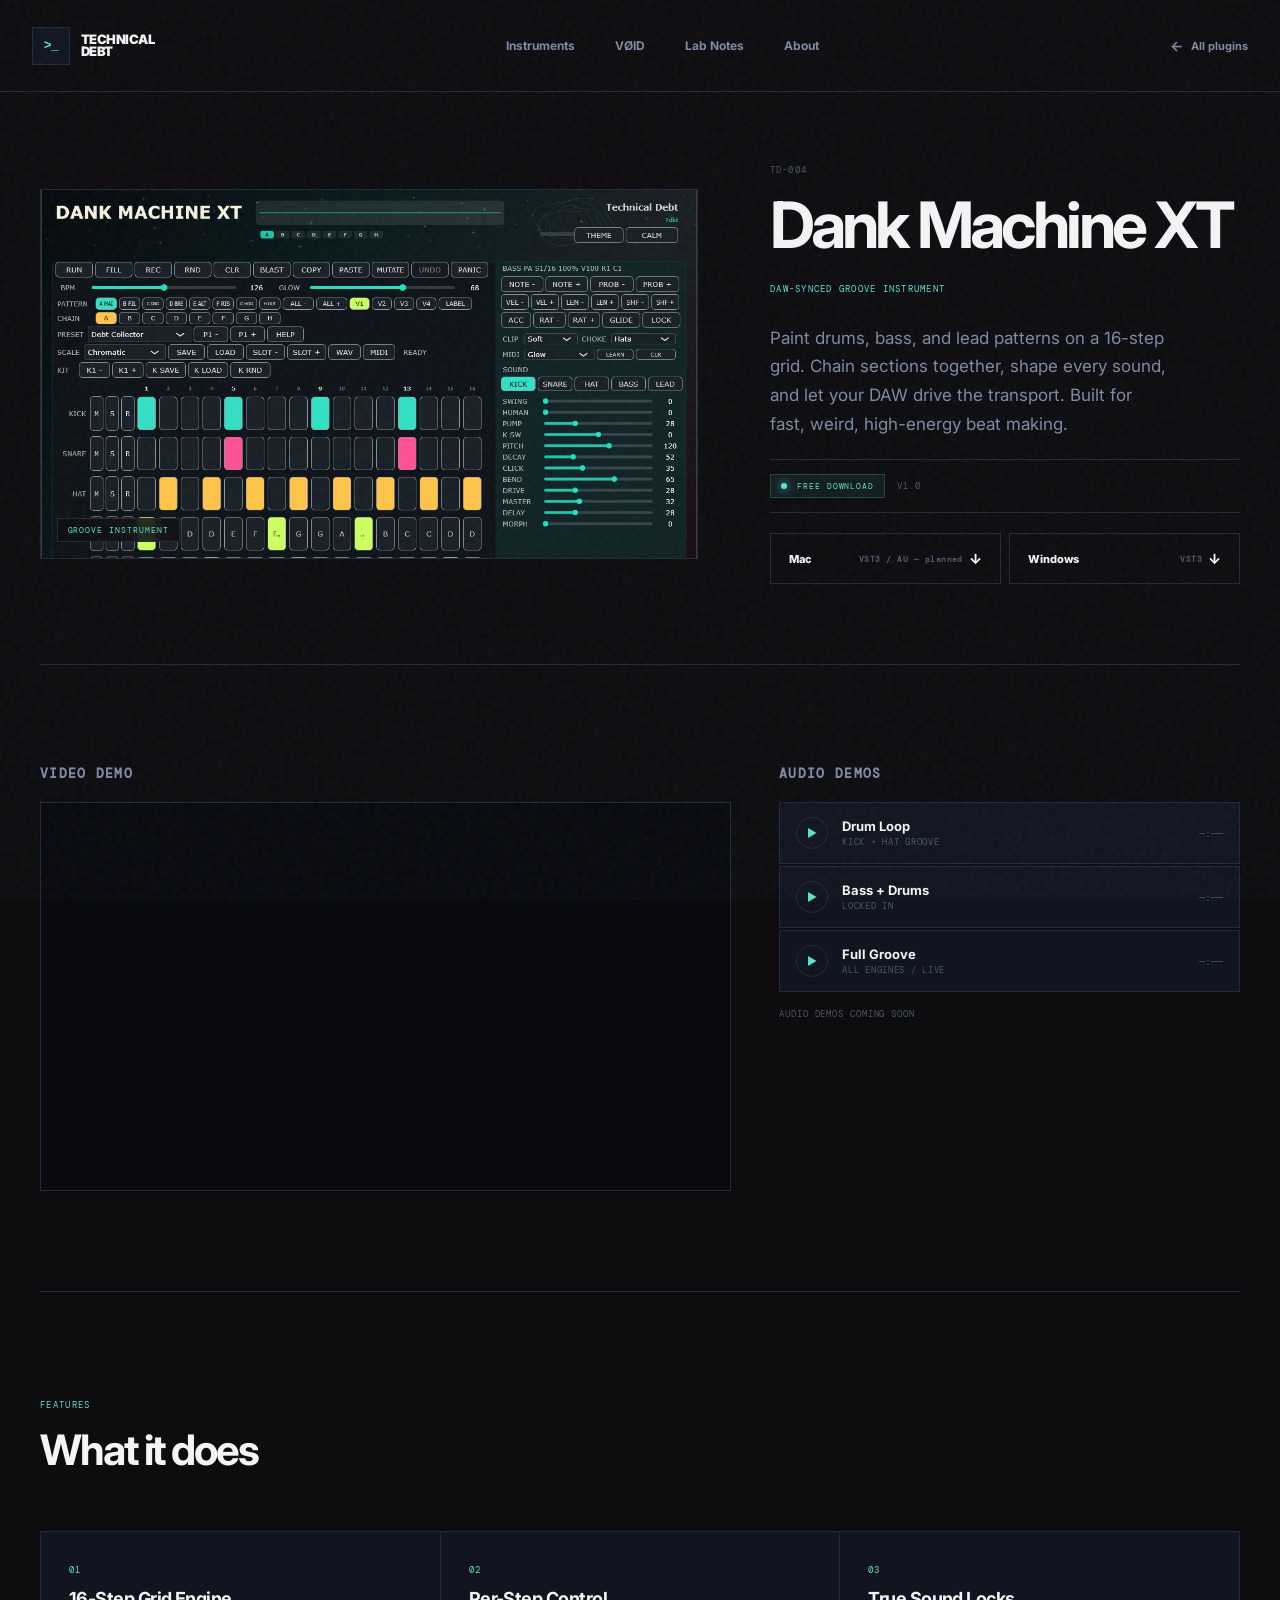
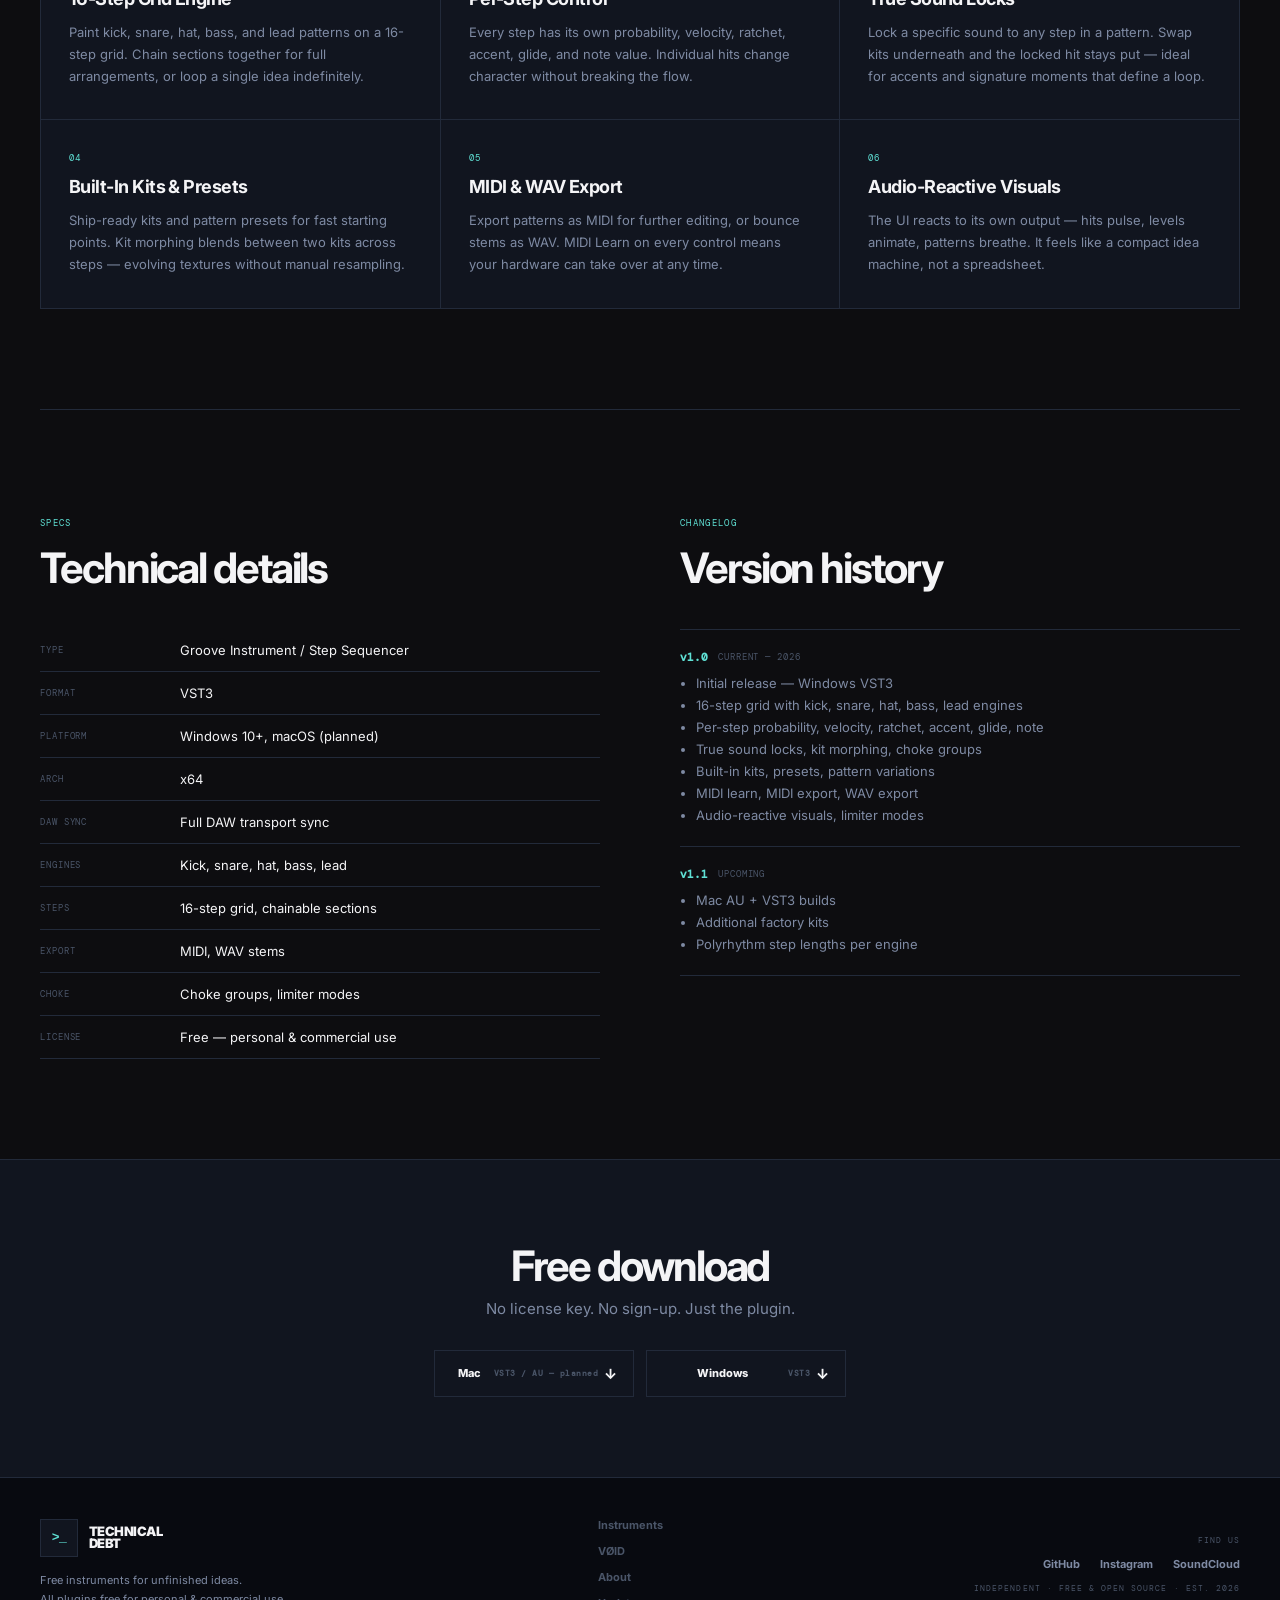
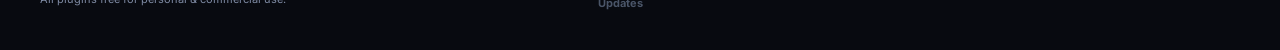
<file: dankmachitext.html>
<!doctype html>
<html lang="en">
<head>
  <meta charset="UTF-8">
  <meta name="viewport" content="width=device-width, initial-scale=1.0">
  <meta name="theme-color" content="#5fe0d4">
  <link rel="icon" href="favicon.ico" sizes="any">
  <link rel="icon" href="favicon.png" type="image/png">
  <link rel="apple-touch-icon" href="favicon.png">
  <meta name="description" content="Dank Machine XT — DAW-synced groove instrument by Technical Debt. Paint drums, bass, and leads on a 16-step grid. Free for Windows.">
  <title>Dank Machine XT — Technical Debt</title>
  <link rel="preconnect" href="https://fonts.googleapis.com">
  <link rel="preconnect" href="https://fonts.gstatic.com" crossorigin>
  <link href="https://fonts.googleapis.com/css2?family=DM+Mono:wght@400;500&family=Inter:wght@400;500;600;700;800;900&display=swap" rel="stylesheet">
  <link rel="stylesheet" href="style.css">
  <style>
    .plugin-hero {
      padding-top: 72px;
      padding-bottom: 80px;
      border-bottom: 1px solid var(--border);
    }
    .plugin-hero-inner {
      display: grid;
      grid-template-columns: 1.4fr 1fr;
      gap: 72px;
      align-items: center;
    }
    .plugin-screenshot {
      position: relative;
      aspect-ratio: 16/9;
      background: #080a10;
      border: 1px solid var(--border);
      overflow: hidden;
    }
    .plugin-screenshot img {
      width: 100%;
      height: 100%;
      object-fit: cover;
      object-position: top;
    }
    .plugin-screenshot-badge {
      position: absolute;
      bottom: 16px;
      left: 16px;
      padding: 6px 10px;
      background: rgba(13,13,16,.85);
      backdrop-filter: blur(8px);
      border: 1px solid var(--border);
      font-family: "DM Mono", monospace;
      font-size: 8px;
      letter-spacing: .12em;
      color: var(--teal);
    }
    .plugin-meta {
      display: flex;
      flex-direction: column;
      gap: 20px;
    }
    .plugin-id {
      font-family: "DM Mono", monospace;
      font-size: 9px;
      color: var(--dim);
      letter-spacing: .13em;
    }
    .plugin-hero h1 {
      margin: 0;
      font-size: 64px;
      line-height: .9;
      letter-spacing: -.06em;
      color: var(--text);
    }
    .plugin-type {
      font-family: "DM Mono", monospace;
      font-size: 9px;
      letter-spacing: .14em;
      color: var(--teal);
    }
    .plugin-tagline {
      margin: 0;
      font-size: 17px;
      line-height: 1.7;
      color: var(--muted);
      max-width: 400px;
    }
    .plugin-status-row {
      display: flex;
      align-items: center;
      gap: 12px;
      padding: 14px 0;
      border-top: 1px solid var(--border);
      border-bottom: 1px solid var(--border);
    }
    .plugin-status-row .status {
      position: static;
      padding: 6px 10px;
      background: rgba(95,224,212,.08);
      border: 1px solid rgba(95,224,212,.2);
      color: var(--teal);
    }
    .plugin-version {
      font-family: "DM Mono", monospace;
      font-size: 9px;
      color: var(--dim);
      letter-spacing: .1em;
    }
    .plugin-downloads {
      display: grid;
      grid-template-columns: 1fr 1fr;
      gap: 8px;
    }
    .plugin-downloads .download-btn { padding: 16px 18px; }

    /* Media */
    .media-section {
      padding-block: 100px;
      border-bottom: 1px solid var(--border);
    }
    .media-grid {
      display: grid;
      grid-template-columns: 1.2fr .8fr;
      gap: 48px;
      align-items: start;
    }
    .video-block h2, .audio-block h2 {
      margin: 0 0 20px;
      font-size: 13px;
      font-weight: 700;
      letter-spacing: .1em;
      color: var(--muted);
    }
    .video-embed {
      position: relative;
      aspect-ratio: 16/9;
      background: #080a10;
      border: 1px solid var(--border);
      overflow: hidden;
    }
    .video-embed iframe {
      position: absolute;
      inset: 0;
      width: 100%;
      height: 100%;
      border: 0;
    }
    .video-placeholder {
      position: absolute;
      inset: 0;
      display: flex;
      flex-direction: column;
      align-items: center;
      justify-content: center;
      gap: 12px;
      color: var(--dim);
    }
    .video-placeholder .play-icon {
      width: 56px;
      height: 56px;
      border: 1px solid var(--border);
      border-radius: 50%;
      display: grid;
      place-items: center;
      font-size: 20px;
      color: var(--teal);
    }
    .video-placeholder p {
      margin: 0;
      font-family: "DM Mono", monospace;
      font-size: 9px;
      letter-spacing: .12em;
    }
    .demo-list { display: flex; flex-direction: column; gap: 2px; }
    .demo-track {
      display: flex;
      align-items: center;
      gap: 14px;
      padding: 14px 16px;
      background: var(--surface);
      border: 1px solid var(--border);
      cursor: pointer;
      transition: border-color .15s;
    }
    .demo-track:hover { border-color: var(--teal); }
    .demo-track.active { border-color: var(--teal); background: rgba(95,224,212,.06); }
    .demo-play {
      width: 32px;
      height: 32px;
      border: 1px solid var(--border);
      border-radius: 50%;
      display: grid;
      place-items: center;
      font-size: 11px;
      color: var(--teal);
      flex-shrink: 0;
      transition: .15s;
    }
    .demo-track.active .demo-play,
    .demo-track:hover .demo-play {
      background: var(--teal);
      color: var(--bg);
      border-color: var(--teal);
    }
    .demo-info { flex: 1; min-width: 0; }
    .demo-name {
      display: block;
      font-size: 13px;
      font-weight: 700;
      color: var(--text);
      white-space: nowrap;
      overflow: hidden;
      text-overflow: ellipsis;
    }
    .demo-desc {
      display: block;
      font-family: "DM Mono", monospace;
      font-size: 9px;
      color: var(--dim);
      letter-spacing: .08em;
      margin-top: 2px;
    }
    .demo-duration {
      font-family: "DM Mono", monospace;
      font-size: 10px;
      color: var(--dim);
      flex-shrink: 0;
    }
    .audio-player-bar {
      margin-top: 16px;
      padding: 14px 16px;
      background: var(--surface);
      border: 1px solid var(--border);
      display: none;
    }
    .audio-player-bar.visible { display: block; }
    .audio-player-bar audio {
      width: 100%;
      height: 32px;
      accent-color: var(--teal);
    }
    .audio-player-label {
      font-family: "DM Mono", monospace;
      font-size: 8px;
      letter-spacing: .1em;
      color: var(--teal);
      margin-bottom: 8px;
    }

    /* Features */
    .features-section {
      padding-block: 100px;
      border-bottom: 1px solid var(--border);
    }
    .features-section h2 {
      margin: 12px 0 56px;
      font-size: 42px;
      letter-spacing: -.05em;
      color: var(--text);
    }
    .features-grid {
      display: grid;
      grid-template-columns: repeat(3, 1fr);
      gap: 1px;
      background: var(--border);
      border: 1px solid var(--border);
    }
    .feature-card {
      padding: 32px 28px;
      background: var(--surface);
      display: flex;
      flex-direction: column;
      gap: 12px;
    }
    .feature-num {
      font-family: "DM Mono", monospace;
      font-size: 9px;
      letter-spacing: .13em;
      color: var(--teal);
    }
    .feature-card h3 { margin: 0; font-size: 18px; letter-spacing: -.03em; color: var(--text); }
    .feature-card p { margin: 0; font-size: 13px; line-height: 1.7; color: var(--muted); }

    /* Specs */
    .specs-section { padding-block: 100px; }
    .specs-inner {
      display: grid;
      grid-template-columns: 1fr 1fr;
      gap: 80px;
    }
    .specs-section h2 {
      margin: 12px 0 36px;
      font-size: 42px;
      letter-spacing: -.05em;
      color: var(--text);
    }
    .spec-table { width: 100%; border-collapse: collapse; }
    .spec-table tr { border-bottom: 1px solid var(--border); }
    .spec-table td { padding: 13px 0; font-size: 13px; }
    .spec-table td:first-child {
      color: var(--dim);
      font-family: "DM Mono", monospace;
      font-size: 9px;
      letter-spacing: .1em;
      width: 140px;
      padding-right: 20px;
    }
    .spec-table td:last-child { color: var(--text); }
    .changelog { display: flex; flex-direction: column; gap: 0; }
    .changelog-entry { padding: 20px 0; border-bottom: 1px solid var(--border); }
    .changelog-entry:first-child { border-top: 1px solid var(--border); }
    .changelog-version { display: flex; align-items: center; gap: 10px; margin-bottom: 8px; }
    .changelog-version strong { font-family: "DM Mono", monospace; font-size: 11px; color: var(--teal); }
    .changelog-version span { font-family: "DM Mono", monospace; font-size: 9px; color: var(--dim); letter-spacing: .1em; }
    .changelog-entry ul { margin: 0; padding-left: 16px; }
    .changelog-entry li { font-size: 13px; color: var(--muted); line-height: 1.7; }

    /* Back nav */
    .back-nav {
      display: inline-flex;
      align-items: center;
      gap: 8px;
      font-size: 11px;
      font-weight: 700;
      color: var(--muted);
      text-decoration: none;
      transition: color .15s;
    }
    .back-nav:hover { color: var(--teal); }
    .back-nav span { font-size: 14px; }

    /* CTA strip */
    .cta-strip {
      padding-block: 80px;
      background: var(--surface);
      border-top: 1px solid var(--border);
      text-align: center;
    }
    .cta-strip h2 { margin: 0 0 8px; font-size: 42px; letter-spacing: -.05em; color: var(--text); }
    .cta-strip p { margin: 0 0 32px; color: var(--muted); font-size: 15px; }
    .cta-buttons { display: inline-flex; gap: 12px; flex-wrap: wrap; justify-content: center; }
    .cta-buttons .download-btn { min-width: 200px; }

    @media (max-width: 900px) {
      .plugin-hero-inner { grid-template-columns: 1fr; gap: 40px; }
      .media-grid { grid-template-columns: 1fr; }
      .features-grid { grid-template-columns: 1fr 1fr; }
      .specs-inner { grid-template-columns: 1fr; gap: 60px; }
    }
    @media (max-width: 620px) {
      .plugin-hero h1 { font-size: 48px; }
      .features-grid { grid-template-columns: 1fr; }
      .plugin-downloads { grid-template-columns: 1fr; }
    }
  </style>
</head>
<body>
  <div class="grain"></div>
  <header>
    <a class="logo" href="index.html" aria-label="Technical Debt home">
      <span class="logo-icon">
        <span class="glyph">&gt;_</span>
        <span class="accent-bar"></span>
      </span>
      <span>TECHNICAL<br>DEBT</span>
    </a>
    <nav aria-label="Main navigation">
      <a href="index.html#instruments">Instruments</a>
      <a href="index.html#void">VØID</a>
      <a href="index.html#build">Lab Notes</a>
      <a href="index.html#about">About</a>
    </nav>
    <a class="back-nav" href="index.html"><span>&#8592;</span> All plugins</a>
  </header>

  <main>

    <section class="plugin-hero wrap">
      <div class="plugin-hero-inner">
        <div class="plugin-screenshot">
          <img src="assets/Dank Machine XT VST snapshot.png" alt="Dank Machine XT groove instrument interface">
          <span class="plugin-screenshot-badge mono">GROOVE INSTRUMENT</span>
        </div>
        <div class="plugin-meta">
          <div class="plugin-id mono">TD-004</div>
          <h1>Dank Machine XT</h1>
          <p class="plugin-type">DAW-SYNCED GROOVE INSTRUMENT</p>
          <p class="plugin-tagline">Paint drums, bass, and lead patterns on a 16-step grid. Chain sections together, shape every sound, and let your DAW drive the transport. Built for fast, weird, high-energy beat making.</p>
          <div class="plugin-status-row">
            <span class="status mono status-available"><i></i> FREE DOWNLOAD</span>
            <span class="plugin-version mono">V1.0</span>
          </div>
          <div class="plugin-downloads">
            <a class="download-btn" href="#" data-download="Dank Machine XT" data-platform="mac">
              <span class="dl-os">Mac</span><span class="dl-fmt mono">VST3 / AU — planned</span><span class="dl-arrow">&#8595;</span>
            </a>
            <a class="download-btn" href="#" data-download="Dank Machine XT" data-platform="win">
              <span class="dl-os">Windows</span><span class="dl-fmt mono">VST3</span><span class="dl-arrow">&#8595;</span>
            </a>
          </div>
        </div>
      </div>
    </section>

    <section class="media-section wrap">
      <div class="media-grid">

        <div class="video-block">
          <h2 class="mono">VIDEO DEMO</h2>
          <div class="video-embed" id="video-container">
            <iframe
              src="https://www.youtube.com/embed/YxWgt-0VMz8?rel=0&modestbranding=1"
              title="Dank Machine XT demo"
              allow="accelerometer; autoplay; clipboard-write; encrypted-media; gyroscope; picture-in-picture"
              allowfullscreen>
            </iframe>
          </div>
        </div>

        <div class="audio-block">
          <h2 class="mono">AUDIO DEMOS</h2>
          <div class="demo-list" id="demo-list">

            <div class="demo-track" data-src="" data-label="Drum Loop — Kick + Hat Groove">
              <div class="demo-play">▶</div>
              <div class="demo-info">
                <span class="demo-name">Drum Loop</span>
                <span class="demo-desc">KICK + HAT GROOVE</span>
              </div>
              <span class="demo-duration mono">—:——</span>
            </div>

            <div class="demo-track" data-src="" data-label="Bass + Drums — Locked In">
              <div class="demo-play">▶</div>
              <div class="demo-info">
                <span class="demo-name">Bass + Drums</span>
                <span class="demo-desc">LOCKED IN</span>
              </div>
              <span class="demo-duration mono">—:——</span>
            </div>

            <div class="demo-track" data-src="" data-label="Full Groove — All Engines">
              <div class="demo-play">▶</div>
              <div class="demo-info">
                <span class="demo-name">Full Groove</span>
                <span class="demo-desc">ALL ENGINES / LIVE</span>
              </div>
              <span class="demo-duration mono">—:——</span>
            </div>

          </div>

          <div class="audio-player-bar" id="audio-player-bar">
            <div class="audio-player-label mono" id="now-playing-label">NOW PLAYING</div>
            <audio id="audio-player" controls></audio>
          </div>

          <p style="margin-top:16px; font-family:'DM Mono',monospace; font-size:9px; color:var(--dim); letter-spacing:.1em;">AUDIO DEMOS COMING SOON</p>
        </div>

      </div>
    </section>

    <section class="features-section wrap">
      <span class="mono index">FEATURES</span>
      <h2>What it does</h2>
      <div class="features-grid">

        <div class="feature-card">
          <span class="feature-num mono">01</span>
          <h3>16-Step Grid Engine</h3>
          <p>Paint kick, snare, hat, bass, and lead patterns on a 16-step grid. Chain sections together for full arrangements, or loop a single idea indefinitely.</p>
        </div>

        <div class="feature-card">
          <span class="feature-num mono">02</span>
          <h3>Per-Step Control</h3>
          <p>Every step has its own probability, velocity, ratchet, accent, glide, and note value. Individual hits change character without breaking the flow.</p>
        </div>

        <div class="feature-card">
          <span class="feature-num mono">03</span>
          <h3>True Sound Locks</h3>
          <p>Lock a specific sound to any step in a pattern. Swap kits underneath and the locked hit stays put — ideal for accents and signature moments that define a loop.</p>
        </div>

        <div class="feature-card">
          <span class="feature-num mono">04</span>
          <h3>Built-In Kits & Presets</h3>
          <p>Ship-ready kits and pattern presets for fast starting points. Kit morphing blends between two kits across steps — evolving textures without manual resampling.</p>
        </div>

        <div class="feature-card">
          <span class="feature-num mono">05</span>
          <h3>MIDI & WAV Export</h3>
          <p>Export patterns as MIDI for further editing, or bounce stems as WAV. MIDI Learn on every control means your hardware can take over at any time.</p>
        </div>

        <div class="feature-card">
          <span class="feature-num mono">06</span>
          <h3>Audio-Reactive Visuals</h3>
          <p>The UI reacts to its own output — hits pulse, levels animate, patterns breathe. It feels like a compact idea machine, not a spreadsheet.</p>
        </div>

      </div>
    </section>

    <section class="specs-section wrap">
      <div class="specs-inner">
        <div>
          <span class="mono index">SPECS</span>
          <h2>Technical details</h2>
          <table class="spec-table">
            <tr><td>TYPE</td><td>Groove Instrument / Step Sequencer</td></tr>
            <tr><td>FORMAT</td><td>VST3</td></tr>
            <tr><td>PLATFORM</td><td>Windows 10+, macOS (planned)</td></tr>
            <tr><td>ARCH</td><td>x64</td></tr>
            <tr><td>DAW SYNC</td><td>Full DAW transport sync</td></tr>
            <tr><td>ENGINES</td><td>Kick, snare, hat, bass, lead</td></tr>
            <tr><td>STEPS</td><td>16-step grid, chainable sections</td></tr>
            <tr><td>EXPORT</td><td>MIDI, WAV stems</td></tr>
            <tr><td>CHOKE</td><td>Choke groups, limiter modes</td></tr>
            <tr><td>LICENSE</td><td>Free — personal &amp; commercial use</td></tr>
          </table>
        </div>
        <div>
          <span class="mono index">CHANGELOG</span>
          <h2>Version history</h2>
          <div class="changelog">
            <div class="changelog-entry">
              <div class="changelog-version">
                <strong>v1.0</strong>
                <span>CURRENT &mdash; 2026</span>
              </div>
              <ul>
                <li>Initial release — Windows VST3</li>
                <li>16-step grid with kick, snare, hat, bass, lead engines</li>
                <li>Per-step probability, velocity, ratchet, accent, glide, note</li>
                <li>True sound locks, kit morphing, choke groups</li>
                <li>Built-in kits, presets, pattern variations</li>
                <li>MIDI learn, MIDI export, WAV export</li>
                <li>Audio-reactive visuals, limiter modes</li>
              </ul>
            </div>
            <div class="changelog-entry">
              <div class="changelog-version">
                <strong>v1.1</strong>
                <span>UPCOMING</span>
              </div>
              <ul>
                <li>Mac AU + VST3 builds</li>
                <li>Additional factory kits</li>
                <li>Polyrhythm step lengths per engine</li>
              </ul>
            </div>
          </div>
        </div>
      </div>
    </section>

    <div class="cta-strip">
      <div class="wrap">
        <h2>Free download</h2>
        <p>No license key. No sign-up. Just the plugin.</p>
        <div class="cta-buttons">
          <a class="download-btn" href="#" data-download="Dank Machine XT" data-platform="mac">
            <span class="dl-os">Mac</span><span class="dl-fmt mono">VST3 / AU — planned</span><span class="dl-arrow">&#8595;</span>
          </a>
          <a class="download-btn" href="#" data-download="Dank Machine XT" data-platform="win">
            <span class="dl-os">Windows</span><span class="dl-fmt mono">VST3</span><span class="dl-arrow">&#8595;</span>
          </a>
        </div>
      </div>
    </div>

  </main>

  <footer>
    <div class="wrap footer-inner">
      <div class="footer-left">
        <a class="logo" href="index.html" aria-label="Technical Debt home">
          <span class="logo-icon">
            <span class="glyph">&gt;_</span>
            <span class="accent-bar"></span>
          </span>
          <span>TECHNICAL<br>DEBT</span>
        </a>
        <p>Free instruments for unfinished ideas.<br>All plugins free for personal &amp; commercial use.</p>
      </div>
      <nav class="footer-nav" aria-label="Footer navigation">
        <a href="index.html#instruments">Instruments</a>
        <a href="index.html#void">VØID</a>
        <a href="index.html#about">About</a>
        <a href="index.html#updates">Updates</a>
      </nav>
      <div class="footer-socials">
        <span class="mono">FIND US</span>
        <div class="social-links">
          <a href="#" aria-label="GitHub">GitHub</a>
          <a href="#" aria-label="Instagram">Instagram</a>
          <a href="#" aria-label="SoundCloud">SoundCloud</a>
        </div>
        <span class="mono footer-copy">INDEPENDENT &middot; FREE &amp; OPEN SOURCE &middot; EST. 2026</span>
      </div>
    </div>
  </footer>

  <div class="toast" id="toast" role="status"></div>

  <script>
    const downloads = {
      "Dank Machine XT": {
        win: "https://github.com/cjdanoy/technical-debt/releases/download/drummachinext/Dank.Machine.XT.vst3",
      },
    };

    const toast = document.querySelector("#toast");
    function showToast(message) {
      toast.textContent = message;
      toast.classList.add("show");
      clearTimeout(showToast.timer);
      showToast.timer = setTimeout(() => toast.classList.remove("show"), 2600);
    }

    document.querySelectorAll("[data-download]").forEach(link => {
      link.addEventListener("click", event => {
        event.preventDefault();
        const product = link.dataset.download;
        const platform = link.dataset.platform;
        const files = downloads[product];
        if (files && files[platform]) {
          window.location.href = files[platform];
        } else {
          showToast(`${product} for ${platform === "mac" ? "Mac" : "Windows"} — coming soon.`);
        }
      });
    });

    // Audio demo player
    const player = document.getElementById("audio-player");
    const playerBar = document.getElementById("audio-player-bar");
    const nowPlayingLabel = document.getElementById("now-playing-label");

    document.querySelectorAll(".demo-track").forEach(track => {
      track.addEventListener("click", () => {
        const src = track.dataset.src;
        const label = track.dataset.label;
        if (!src) { showToast("Audio demo coming soon."); return; }
        document.querySelectorAll(".demo-track").forEach(t => t.classList.remove("active"));
        track.classList.add("active");
        player.src = src;
        nowPlayingLabel.textContent = label;
        playerBar.classList.add("visible");
        player.play();
      });
    });

    // Sticky header
    const header = document.querySelector("header");
    window.addEventListener("scroll", () => {
      header.classList.toggle("scrolled", window.scrollY > 40);
    }, { passive: true });
  </script>
</body>
</html>
</file>
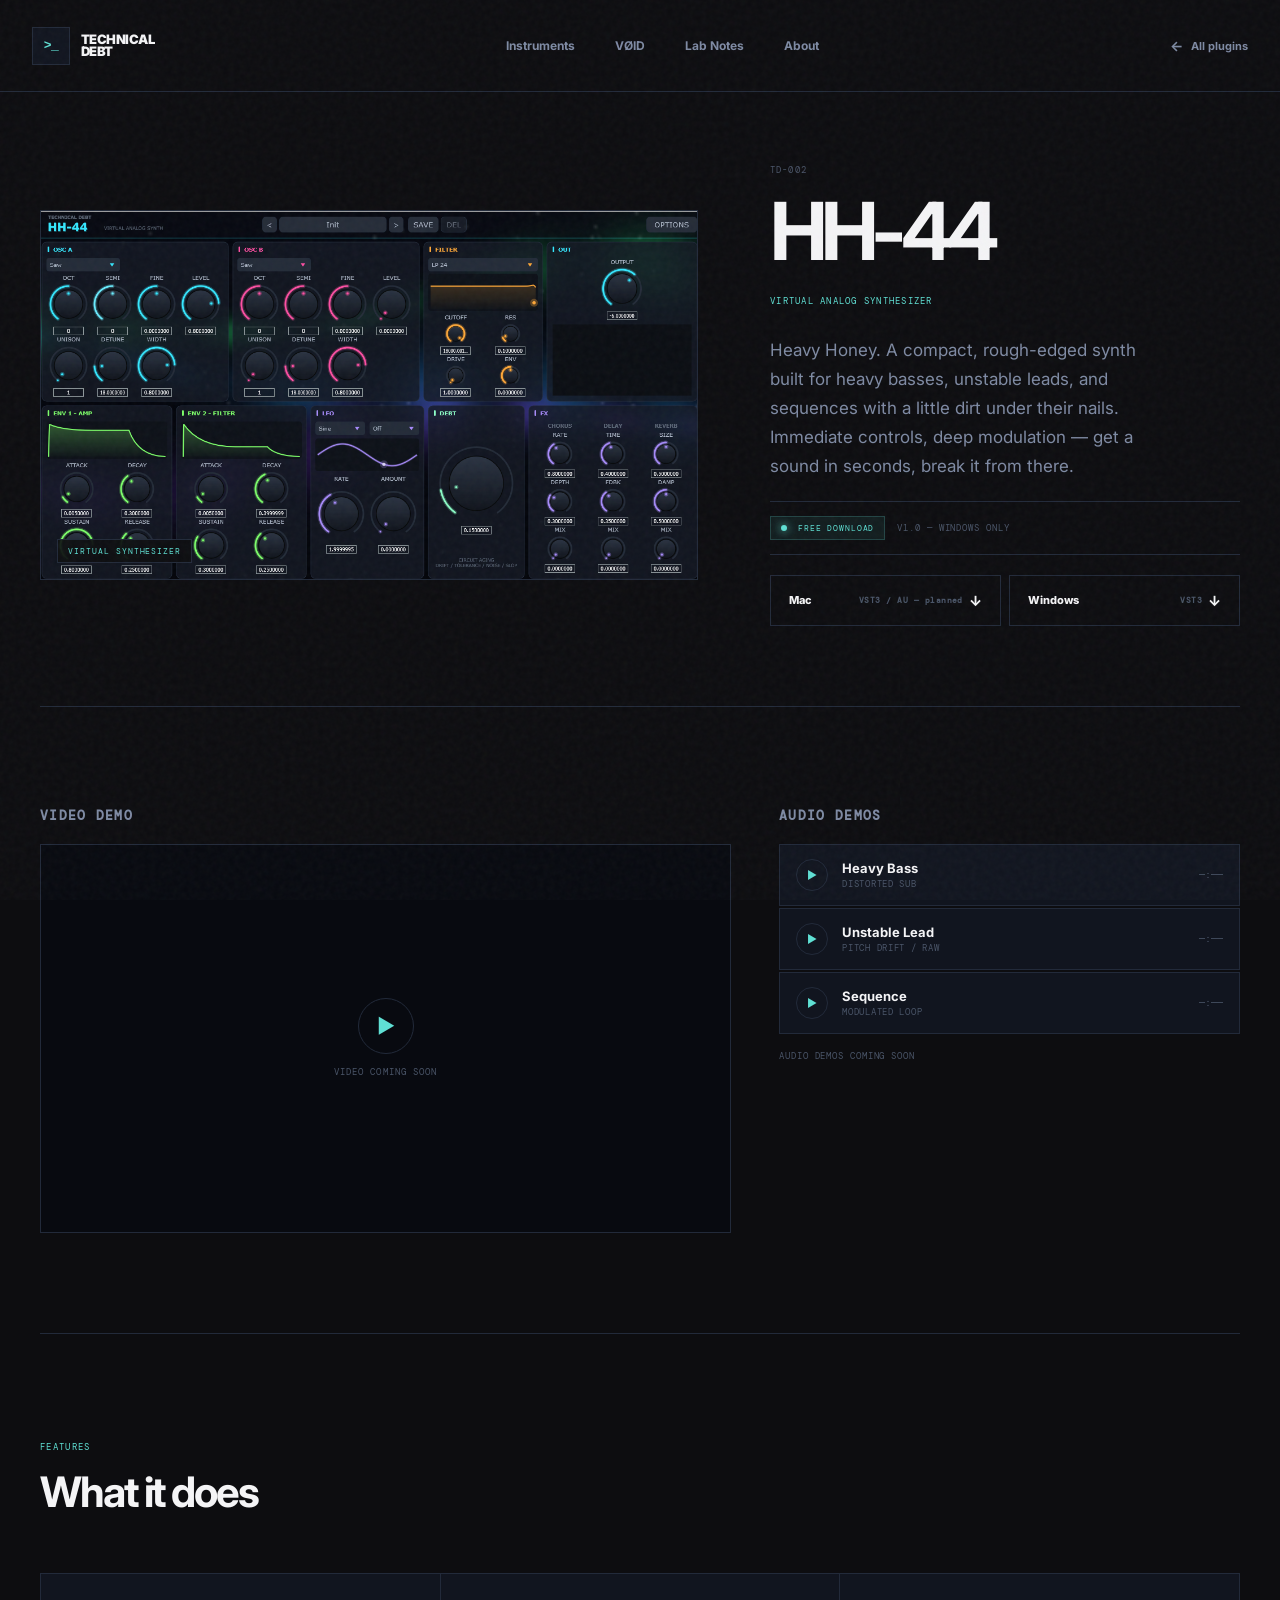
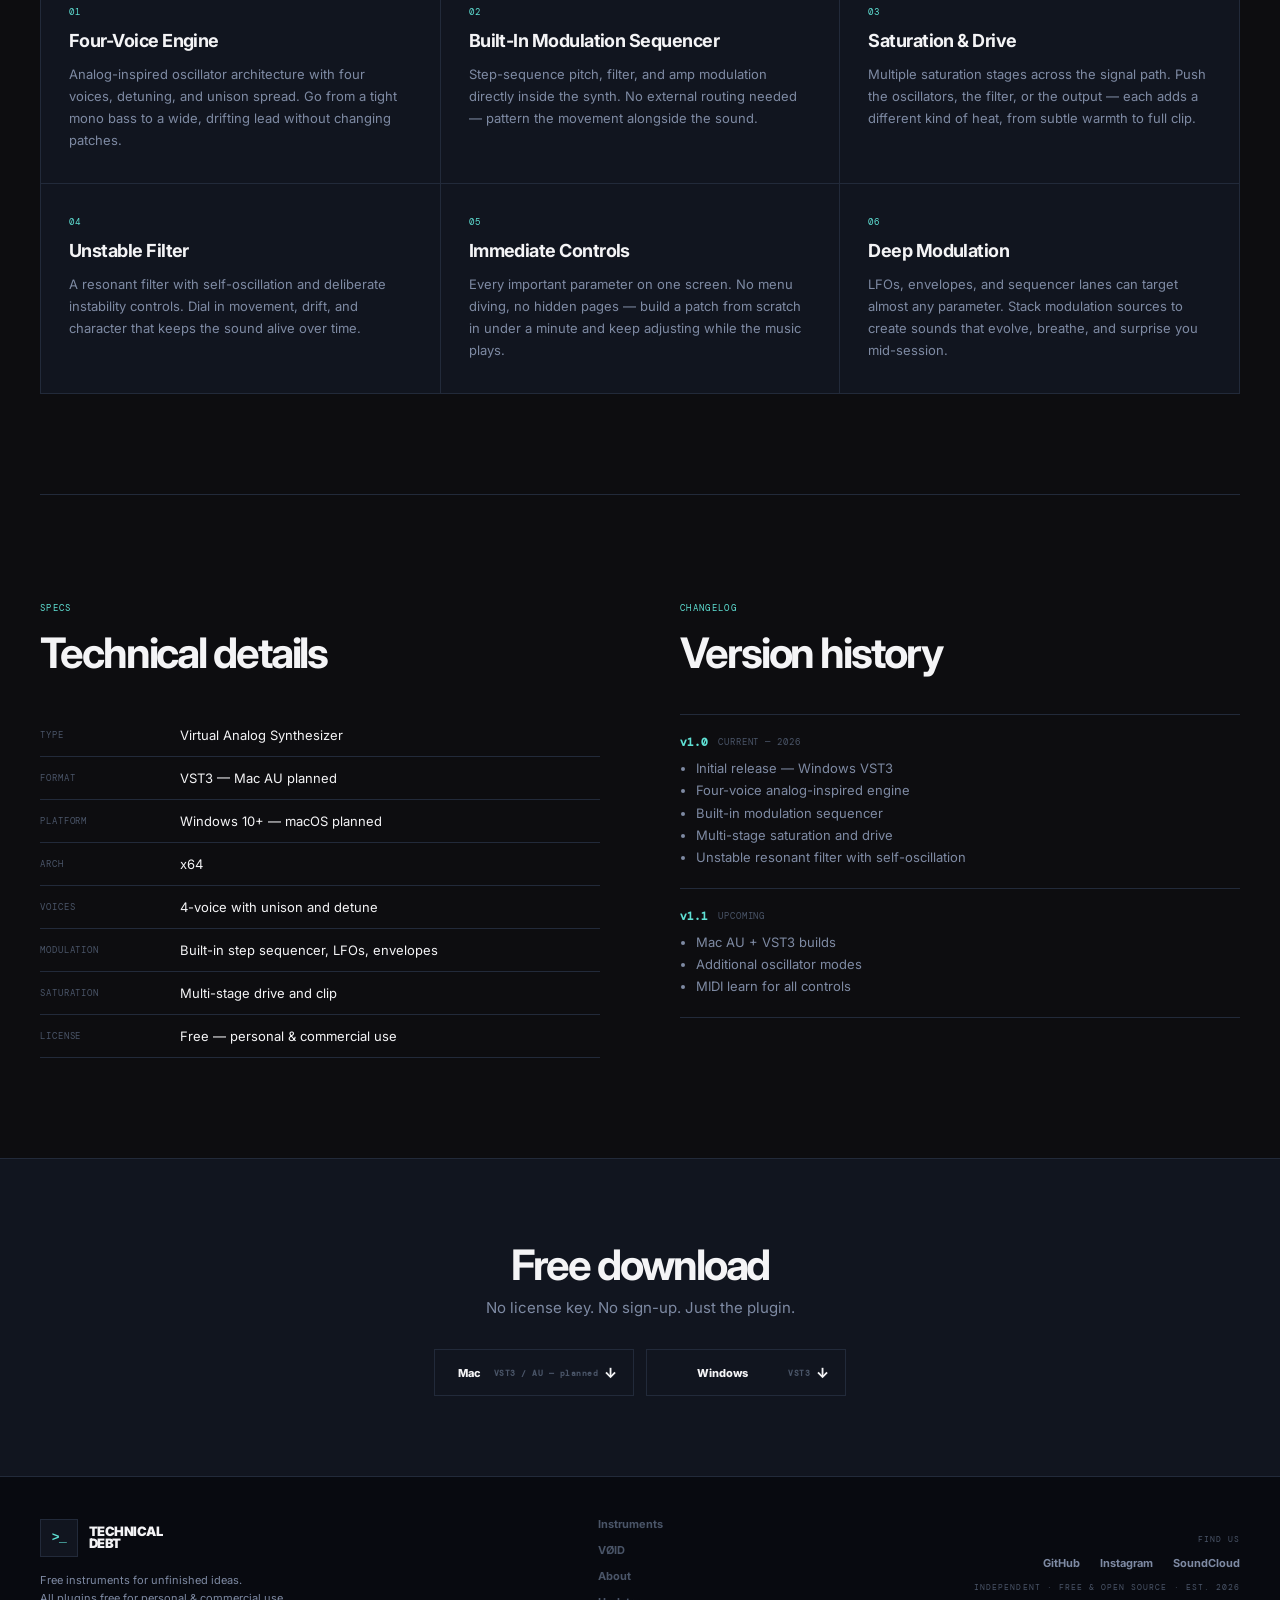
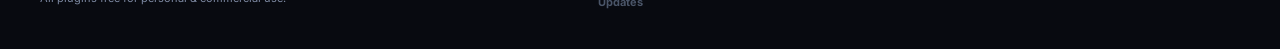
<file: hh-44.html>
<!doctype html>
<html lang="en">
<head>
  <meta charset="UTF-8">
  <meta name="viewport" content="width=device-width, initial-scale=1.0">
  <meta name="theme-color" content="#5fe0d4">
  <link rel="icon" href="favicon.ico" sizes="any">
  <link rel="icon" href="favicon.png" type="image/png">
  <link rel="apple-touch-icon" href="favicon.png">
  <meta name="description" content="HH-44 Heavy Honey — Virtual analog synthesizer by Technical Debt. Rough-edged basses, unstable leads, built-in sequencer. Free VST3 for Windows.">
  <title>HH-44 — Technical Debt</title>
  <link rel="preconnect" href="https://fonts.googleapis.com">
  <link rel="preconnect" href="https://fonts.gstatic.com" crossorigin>
  <link href="https://fonts.googleapis.com/css2?family=DM+Mono:wght@400;500&family=Inter:wght@400;500;600;700;800;900&display=swap" rel="stylesheet">
  <link rel="stylesheet" href="style.css">
  <style>
    .plugin-hero { padding-top: 72px; padding-bottom: 80px; border-bottom: 1px solid var(--border); }
    .plugin-hero-inner { display: grid; grid-template-columns: 1.4fr 1fr; gap: 72px; align-items: center; }
    .plugin-screenshot { position: relative; aspect-ratio: 16/9; background: #080a10; border: 1px solid var(--border); overflow: hidden; }
    .plugin-screenshot img { width: 100%; height: 100%; object-fit: cover; object-position: top; }
    .plugin-screenshot-badge { position: absolute; bottom: 16px; left: 16px; padding: 6px 10px; background: rgba(13,13,16,.85); backdrop-filter: blur(8px); border: 1px solid var(--border); font-family: "DM Mono", monospace; font-size: 8px; letter-spacing: .12em; color: var(--teal); }
    .plugin-meta { display: flex; flex-direction: column; gap: 20px; }
    .plugin-id { font-family: "DM Mono", monospace; font-size: 9px; color: var(--dim); letter-spacing: .13em; }
    .plugin-hero h1 { margin: 0; font-size: 80px; line-height: .88; letter-spacing: -.08em; color: var(--text); }
    .plugin-type { font-family: "DM Mono", monospace; font-size: 9px; letter-spacing: .14em; color: var(--teal); }
    .plugin-tagline { margin: 0; font-size: 17px; line-height: 1.7; color: var(--muted); max-width: 400px; }
    .plugin-status-row { display: flex; align-items: center; gap: 12px; padding: 14px 0; border-top: 1px solid var(--border); border-bottom: 1px solid var(--border); }
    .plugin-status-row .status { position: static; padding: 6px 10px; background: rgba(95,224,212,.08); border: 1px solid rgba(95,224,212,.2); color: var(--teal); }
    .plugin-version { font-family: "DM Mono", monospace; font-size: 9px; color: var(--dim); letter-spacing: .1em; }
    .plugin-downloads { display: grid; grid-template-columns: 1fr 1fr; gap: 8px; }
    .plugin-downloads .download-btn { padding: 16px 18px; }
    .media-section { padding-block: 100px; border-bottom: 1px solid var(--border); }
    .media-grid { display: grid; grid-template-columns: 1.2fr .8fr; gap: 48px; align-items: start; }
    .video-block h2, .audio-block h2 { margin: 0 0 20px; font-size: 13px; font-weight: 700; letter-spacing: .1em; color: var(--muted); }
    .video-embed { position: relative; aspect-ratio: 16/9; background: #080a10; border: 1px solid var(--border); overflow: hidden; }
    .video-embed iframe { position: absolute; inset: 0; width: 100%; height: 100%; border: 0; }
    .video-placeholder { position: absolute; inset: 0; display: flex; flex-direction: column; align-items: center; justify-content: center; gap: 12px; color: var(--dim); }
    .video-placeholder .play-icon { width: 56px; height: 56px; border: 1px solid var(--border); border-radius: 50%; display: grid; place-items: center; font-size: 20px; color: var(--teal); }
    .video-placeholder p { margin: 0; font-family: "DM Mono", monospace; font-size: 9px; letter-spacing: .12em; }
    .demo-list { display: flex; flex-direction: column; gap: 2px; }
    .demo-track { display: flex; align-items: center; gap: 14px; padding: 14px 16px; background: var(--surface); border: 1px solid var(--border); cursor: pointer; transition: border-color .15s; }
    .demo-track:hover { border-color: var(--teal); }
    .demo-track.active { border-color: var(--teal); background: rgba(95,224,212,.06); }
    .demo-play { width: 32px; height: 32px; border: 1px solid var(--border); border-radius: 50%; display: grid; place-items: center; font-size: 11px; color: var(--teal); flex-shrink: 0; transition: .15s; }
    .demo-track.active .demo-play, .demo-track:hover .demo-play { background: var(--teal); color: var(--bg); border-color: var(--teal); }
    .demo-info { flex: 1; min-width: 0; }
    .demo-name { display: block; font-size: 13px; font-weight: 700; color: var(--text); white-space: nowrap; overflow: hidden; text-overflow: ellipsis; }
    .demo-desc { display: block; font-family: "DM Mono", monospace; font-size: 9px; color: var(--dim); letter-spacing: .08em; margin-top: 2px; }
    .demo-duration { font-family: "DM Mono", monospace; font-size: 10px; color: var(--dim); flex-shrink: 0; }
    .audio-player-bar { margin-top: 16px; padding: 14px 16px; background: var(--surface); border: 1px solid var(--border); display: none; }
    .audio-player-bar.visible { display: block; }
    .audio-player-bar audio { width: 100%; height: 32px; accent-color: var(--teal); }
    .audio-player-label { font-family: "DM Mono", monospace; font-size: 8px; letter-spacing: .1em; color: var(--teal); margin-bottom: 8px; }
    .features-section { padding-block: 100px; border-bottom: 1px solid var(--border); }
    .features-section h2 { margin: 12px 0 56px; font-size: 42px; letter-spacing: -.05em; color: var(--text); }
    .features-grid { display: grid; grid-template-columns: repeat(3, 1fr); gap: 1px; background: var(--border); border: 1px solid var(--border); }
    .feature-card { padding: 32px 28px; background: var(--surface); display: flex; flex-direction: column; gap: 12px; }
    .feature-num { font-family: "DM Mono", monospace; font-size: 9px; letter-spacing: .13em; color: var(--teal); }
    .feature-card h3 { margin: 0; font-size: 18px; letter-spacing: -.03em; color: var(--text); }
    .feature-card p { margin: 0; font-size: 13px; line-height: 1.7; color: var(--muted); }
    .specs-section { padding-block: 100px; }
    .specs-inner { display: grid; grid-template-columns: 1fr 1fr; gap: 80px; }
    .specs-section h2 { margin: 12px 0 36px; font-size: 42px; letter-spacing: -.05em; color: var(--text); }
    .spec-table { width: 100%; border-collapse: collapse; }
    .spec-table tr { border-bottom: 1px solid var(--border); }
    .spec-table td { padding: 13px 0; font-size: 13px; }
    .spec-table td:first-child { color: var(--dim); font-family: "DM Mono", monospace; font-size: 9px; letter-spacing: .1em; width: 140px; padding-right: 20px; }
    .spec-table td:last-child { color: var(--text); }
    .changelog { display: flex; flex-direction: column; gap: 0; }
    .changelog-entry { padding: 20px 0; border-bottom: 1px solid var(--border); }
    .changelog-entry:first-child { border-top: 1px solid var(--border); }
    .changelog-version { display: flex; align-items: center; gap: 10px; margin-bottom: 8px; }
    .changelog-version strong { font-family: "DM Mono", monospace; font-size: 11px; color: var(--teal); }
    .changelog-version span { font-family: "DM Mono", monospace; font-size: 9px; color: var(--dim); letter-spacing: .1em; }
    .changelog-entry ul { margin: 0; padding-left: 16px; }
    .changelog-entry li { font-size: 13px; color: var(--muted); line-height: 1.7; }
    .back-nav { display: inline-flex; align-items: center; gap: 8px; font-size: 11px; font-weight: 700; color: var(--muted); text-decoration: none; transition: color .15s; }
    .back-nav:hover { color: var(--teal); }
    .back-nav span { font-size: 14px; }
    .cta-strip { padding-block: 80px; background: var(--surface); border-top: 1px solid var(--border); text-align: center; }
    .cta-strip h2 { margin: 0 0 8px; font-size: 42px; letter-spacing: -.05em; color: var(--text); }
    .cta-strip p { margin: 0 0 32px; color: var(--muted); font-size: 15px; }
    .cta-buttons { display: inline-flex; gap: 12px; flex-wrap: wrap; justify-content: center; }
    .cta-buttons .download-btn { min-width: 200px; }
    @media (max-width: 900px) { .plugin-hero-inner { grid-template-columns: 1fr; gap: 40px; } .media-grid { grid-template-columns: 1fr; } .features-grid { grid-template-columns: 1fr 1fr; } .specs-inner { grid-template-columns: 1fr; gap: 60px; } }
    @media (max-width: 620px) { .plugin-hero h1 { font-size: 60px; } .features-grid { grid-template-columns: 1fr; } .plugin-downloads { grid-template-columns: 1fr; } }
  </style>
</head>
<body>
  <div class="grain"></div>
  <header>
    <a class="logo" href="index.html" aria-label="Technical Debt home">
      <span class="logo-icon"><span class="glyph">&gt;_</span><span class="accent-bar"></span></span>
      <span>TECHNICAL<br>DEBT</span>
    </a>
    <nav aria-label="Main navigation">
      <a href="index.html#instruments">Instruments</a>
      <a href="index.html#void">VØID</a>
      <a href="index.html#build">Lab Notes</a>
      <a href="index.html#about">About</a>
    </nav>
    <a class="back-nav" href="index.html"><span>&#8592;</span> All plugins</a>
  </header>

  <main>

    <section class="plugin-hero wrap">
      <div class="plugin-hero-inner">
        <div class="plugin-screenshot">
          <img src="assets/HH-44 VST.png" alt="HH-44 Heavy Honey synthesizer interface">
          <span class="plugin-screenshot-badge mono">VIRTUAL SYNTHESIZER</span>
        </div>
        <div class="plugin-meta">
          <div class="plugin-id mono">TD-002</div>
          <h1>HH-44</h1>
          <p class="plugin-type">VIRTUAL ANALOG SYNTHESIZER</p>
          <p class="plugin-tagline">Heavy Honey. A compact, rough-edged synth built for heavy basses, unstable leads, and sequences with a little dirt under their nails. Immediate controls, deep modulation — get a sound in seconds, break it from there.</p>
          <div class="plugin-status-row">
            <span class="status mono status-available"><i></i> FREE DOWNLOAD</span>
            <span class="plugin-version mono">V1.0 &mdash; WINDOWS ONLY</span>
          </div>
          <div class="plugin-downloads">
            <a class="download-btn" href="#" data-download="HH-44" data-platform="mac">
              <span class="dl-os">Mac</span><span class="dl-fmt mono">VST3 / AU — planned</span><span class="dl-arrow">&#8595;</span>
            </a>
            <a class="download-btn" href="#" data-download="HH-44" data-platform="win">
              <span class="dl-os">Windows</span><span class="dl-fmt mono">VST3</span><span class="dl-arrow">&#8595;</span>
            </a>
          </div>
        </div>
      </div>
    </section>

    <section class="media-section wrap">
      <div class="media-grid">
        <div class="video-block">
          <h2 class="mono">VIDEO DEMO</h2>
          <div class="video-embed">
            <!-- Uncomment and replace YOUR_VIDEO_ID when ready -->
            <!--
            <iframe src="https://www.youtube.com/embed/YOUR_VIDEO_ID?rel=0&modestbranding=1" title="HH-44 demo" allow="accelerometer; autoplay; clipboard-write; encrypted-media; gyroscope; picture-in-picture" allowfullscreen></iframe>
            -->
            <div class="video-placeholder">
              <div class="play-icon">▶</div>
              <p>VIDEO COMING SOON</p>
            </div>
          </div>
        </div>
        <div class="audio-block">
          <h2 class="mono">AUDIO DEMOS</h2>
          <div class="demo-list" id="demo-list">
            <div class="demo-track" data-src="" data-label="Heavy Bass — Distorted Sub">
              <div class="demo-play">▶</div>
              <div class="demo-info"><span class="demo-name">Heavy Bass</span><span class="demo-desc">DISTORTED SUB</span></div>
              <span class="demo-duration mono">—:——</span>
            </div>
            <div class="demo-track" data-src="" data-label="Unstable Lead — Pitch Drift">
              <div class="demo-play">▶</div>
              <div class="demo-info"><span class="demo-name">Unstable Lead</span><span class="demo-desc">PITCH DRIFT / RAW</span></div>
              <span class="demo-duration mono">—:——</span>
            </div>
            <div class="demo-track" data-src="" data-label="Sequence — Modulated Loop">
              <div class="demo-play">▶</div>
              <div class="demo-info"><span class="demo-name">Sequence</span><span class="demo-desc">MODULATED LOOP</span></div>
              <span class="demo-duration mono">—:——</span>
            </div>
          </div>
          <div class="audio-player-bar" id="audio-player-bar">
            <div class="audio-player-label mono" id="now-playing-label">NOW PLAYING</div>
            <audio id="audio-player" controls></audio>
          </div>
          <p style="margin-top:16px; font-family:'DM Mono',monospace; font-size:9px; color:var(--dim); letter-spacing:.1em;">AUDIO DEMOS COMING SOON</p>
        </div>
      </div>
    </section>

    <section class="features-section wrap">
      <span class="mono index">FEATURES</span>
      <h2>What it does</h2>
      <div class="features-grid">

        <div class="feature-card">
          <span class="feature-num mono">01</span>
          <h3>Four-Voice Engine</h3>
          <p>Analog-inspired oscillator architecture with four voices, detuning, and unison spread. Go from a tight mono bass to a wide, drifting lead without changing patches.</p>
        </div>

        <div class="feature-card">
          <span class="feature-num mono">02</span>
          <h3>Built-In Modulation Sequencer</h3>
          <p>Step-sequence pitch, filter, and amp modulation directly inside the synth. No external routing needed — pattern the movement alongside the sound.</p>
        </div>

        <div class="feature-card">
          <span class="feature-num mono">03</span>
          <h3>Saturation & Drive</h3>
          <p>Multiple saturation stages across the signal path. Push the oscillators, the filter, or the output — each adds a different kind of heat, from subtle warmth to full clip.</p>
        </div>

        <div class="feature-card">
          <span class="feature-num mono">04</span>
          <h3>Unstable Filter</h3>
          <p>A resonant filter with self-oscillation and deliberate instability controls. Dial in movement, drift, and character that keeps the sound alive over time.</p>
        </div>

        <div class="feature-card">
          <span class="feature-num mono">05</span>
          <h3>Immediate Controls</h3>
          <p>Every important parameter on one screen. No menu diving, no hidden pages — build a patch from scratch in under a minute and keep adjusting while the music plays.</p>
        </div>

        <div class="feature-card">
          <span class="feature-num mono">06</span>
          <h3>Deep Modulation</h3>
          <p>LFOs, envelopes, and sequencer lanes can target almost any parameter. Stack modulation sources to create sounds that evolve, breathe, and surprise you mid-session.</p>
        </div>

      </div>
    </section>

    <section class="specs-section wrap">
      <div class="specs-inner">
        <div>
          <span class="mono index">SPECS</span>
          <h2>Technical details</h2>
          <table class="spec-table">
            <tr><td>TYPE</td><td>Virtual Analog Synthesizer</td></tr>
            <tr><td>FORMAT</td><td>VST3 — Mac AU planned</td></tr>
            <tr><td>PLATFORM</td><td>Windows 10+ — macOS planned</td></tr>
            <tr><td>ARCH</td><td>x64</td></tr>
            <tr><td>VOICES</td><td>4-voice with unison and detune</td></tr>
            <tr><td>MODULATION</td><td>Built-in step sequencer, LFOs, envelopes</td></tr>
            <tr><td>SATURATION</td><td>Multi-stage drive and clip</td></tr>
            <tr><td>LICENSE</td><td>Free — personal &amp; commercial use</td></tr>
          </table>
        </div>
        <div>
          <span class="mono index">CHANGELOG</span>
          <h2>Version history</h2>
          <div class="changelog">
            <div class="changelog-entry">
              <div class="changelog-version">
                <strong>v1.0</strong>
                <span>CURRENT &mdash; 2026</span>
              </div>
              <ul>
                <li>Initial release — Windows VST3</li>
                <li>Four-voice analog-inspired engine</li>
                <li>Built-in modulation sequencer</li>
                <li>Multi-stage saturation and drive</li>
                <li>Unstable resonant filter with self-oscillation</li>
              </ul>
            </div>
            <div class="changelog-entry">
              <div class="changelog-version">
                <strong>v1.1</strong>
                <span>UPCOMING</span>
              </div>
              <ul>
                <li>Mac AU + VST3 builds</li>
                <li>Additional oscillator modes</li>
                <li>MIDI learn for all controls</li>
              </ul>
            </div>
          </div>
        </div>
      </div>
    </section>

    <div class="cta-strip">
      <div class="wrap">
        <h2>Free download</h2>
        <p>No license key. No sign-up. Just the plugin.</p>
        <div class="cta-buttons">
          <a class="download-btn" href="#" data-download="HH-44" data-platform="mac">
            <span class="dl-os">Mac</span><span class="dl-fmt mono">VST3 / AU — planned</span><span class="dl-arrow">&#8595;</span>
          </a>
          <a class="download-btn" href="#" data-download="HH-44" data-platform="win">
            <span class="dl-os">Windows</span><span class="dl-fmt mono">VST3</span><span class="dl-arrow">&#8595;</span>
          </a>
        </div>
      </div>
    </div>

  </main>

  <footer>
    <div class="wrap footer-inner">
      <div class="footer-left">
        <a class="logo" href="index.html" aria-label="Technical Debt home">
          <span class="logo-icon"><span class="glyph">&gt;_</span><span class="accent-bar"></span></span>
          <span>TECHNICAL<br>DEBT</span>
        </a>
        <p>Free instruments for unfinished ideas.<br>All plugins free for personal &amp; commercial use.</p>
      </div>
      <nav class="footer-nav" aria-label="Footer navigation">
        <a href="index.html#instruments">Instruments</a>
        <a href="index.html#void">VØID</a>
        <a href="index.html#about">About</a>
        <a href="index.html#updates">Updates</a>
      </nav>
      <div class="footer-socials">
        <span class="mono">FIND US</span>
        <div class="social-links">
          <a href="#" aria-label="GitHub">GitHub</a>
          <a href="#" aria-label="Instagram">Instagram</a>
          <a href="#" aria-label="SoundCloud">SoundCloud</a>
        </div>
        <span class="mono footer-copy">INDEPENDENT &middot; FREE &amp; OPEN SOURCE &middot; EST. 2026</span>
      </div>
    </div>
  </footer>

  <div class="toast" id="toast" role="status"></div>

  <script>
    const downloads = {
      "HH-44": {
        win: "https://github.com/cjdanoy/technical-debt/releases/download/hh-44/HH-44.vst3",
      },
    };
    const toast = document.querySelector("#toast");
    function showToast(msg) { toast.textContent = msg; toast.classList.add("show"); clearTimeout(showToast.t); showToast.t = setTimeout(() => toast.classList.remove("show"), 2600); }
    document.querySelectorAll("[data-download]").forEach(link => {
      link.addEventListener("click", e => {
        e.preventDefault();
        const f = downloads[link.dataset.download];
        if (f && f[link.dataset.platform]) window.location.href = f[link.dataset.platform];
        else showToast(`HH-44 for ${link.dataset.platform === "mac" ? "Mac" : "Windows"} — coming soon.`);
      });
    });
    document.querySelectorAll(".demo-track").forEach(track => {
      track.addEventListener("click", () => {
        if (!track.dataset.src) { showToast("Audio demo coming soon."); return; }
        document.querySelectorAll(".demo-track").forEach(t => t.classList.remove("active"));
        track.classList.add("active");
        const player = document.getElementById("audio-player");
        document.getElementById("now-playing-label").textContent = track.dataset.label;
        document.getElementById("audio-player-bar").classList.add("visible");
        player.src = track.dataset.src;
        player.play();
      });
    });
    const header = document.querySelector("header");
    window.addEventListener("scroll", () => header.classList.toggle("scrolled", window.scrollY > 40), { passive: true });
  </script>
</body>
</html>
</file>
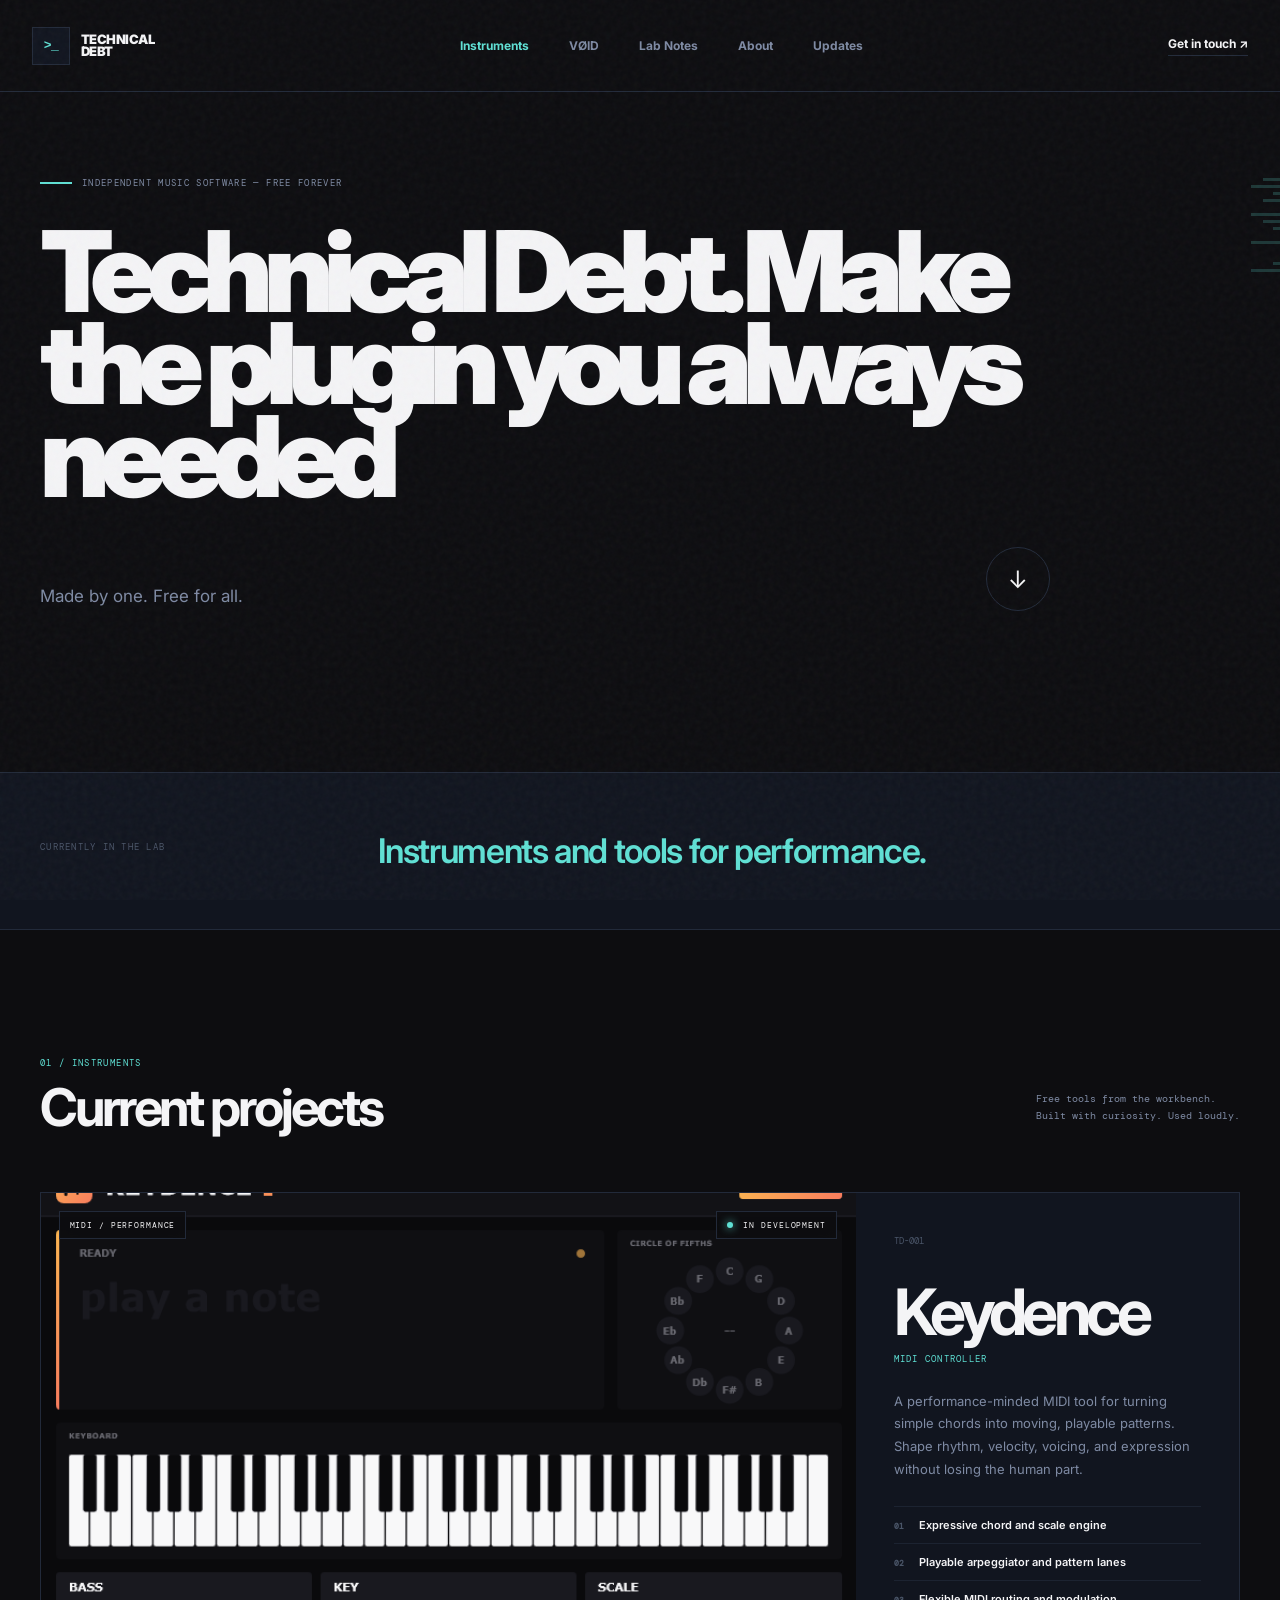
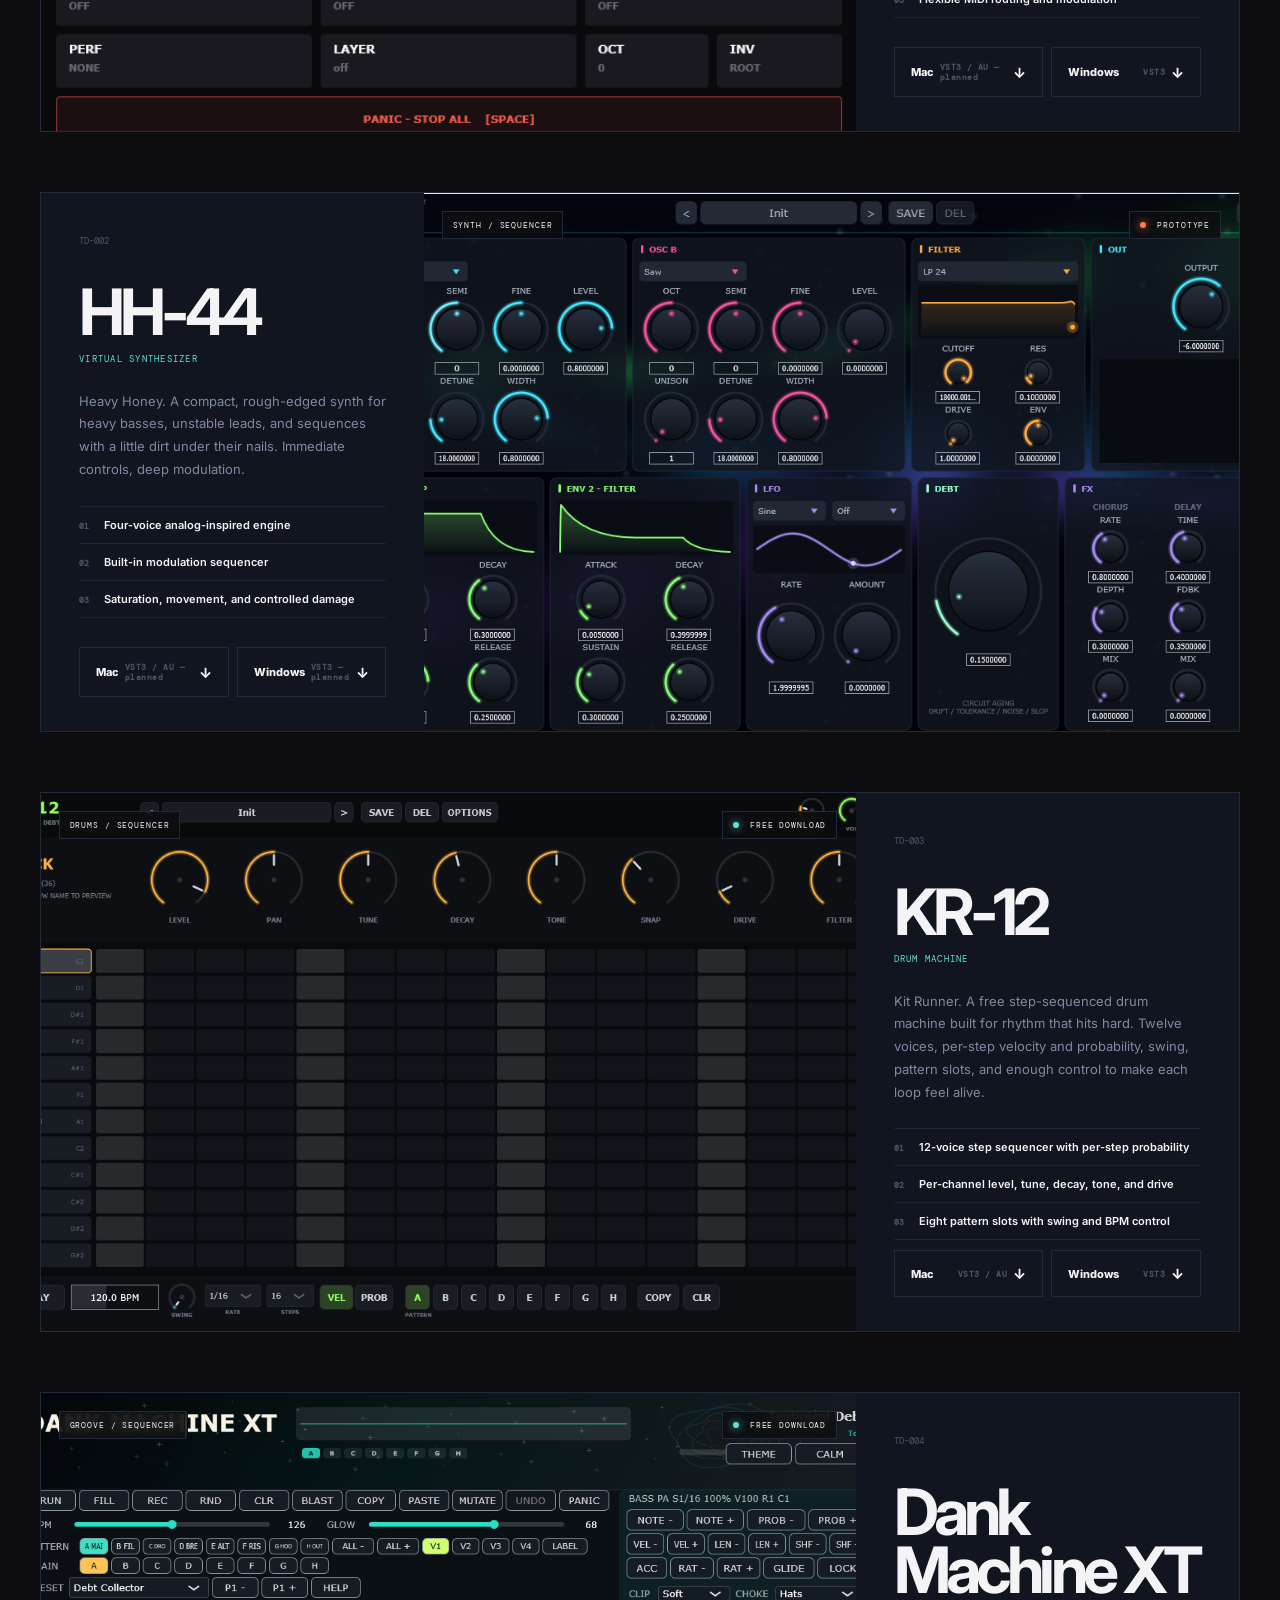
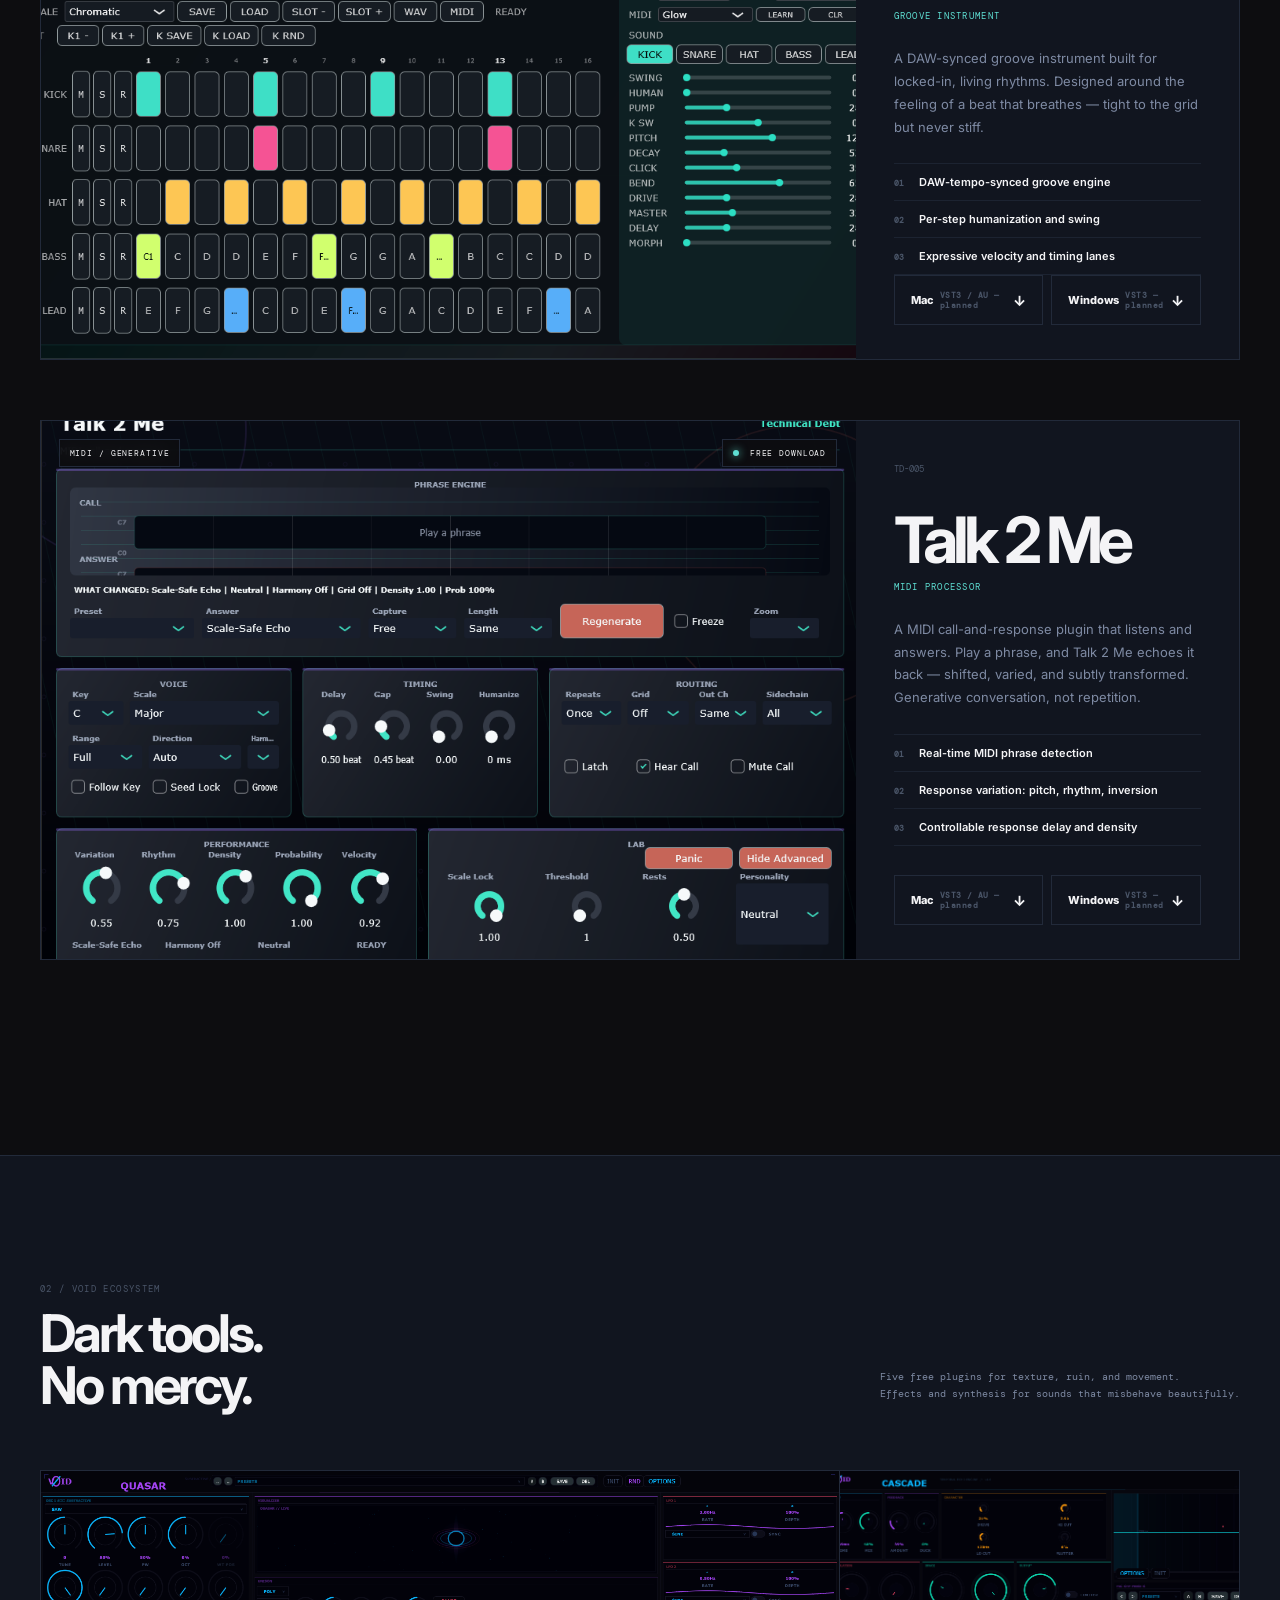
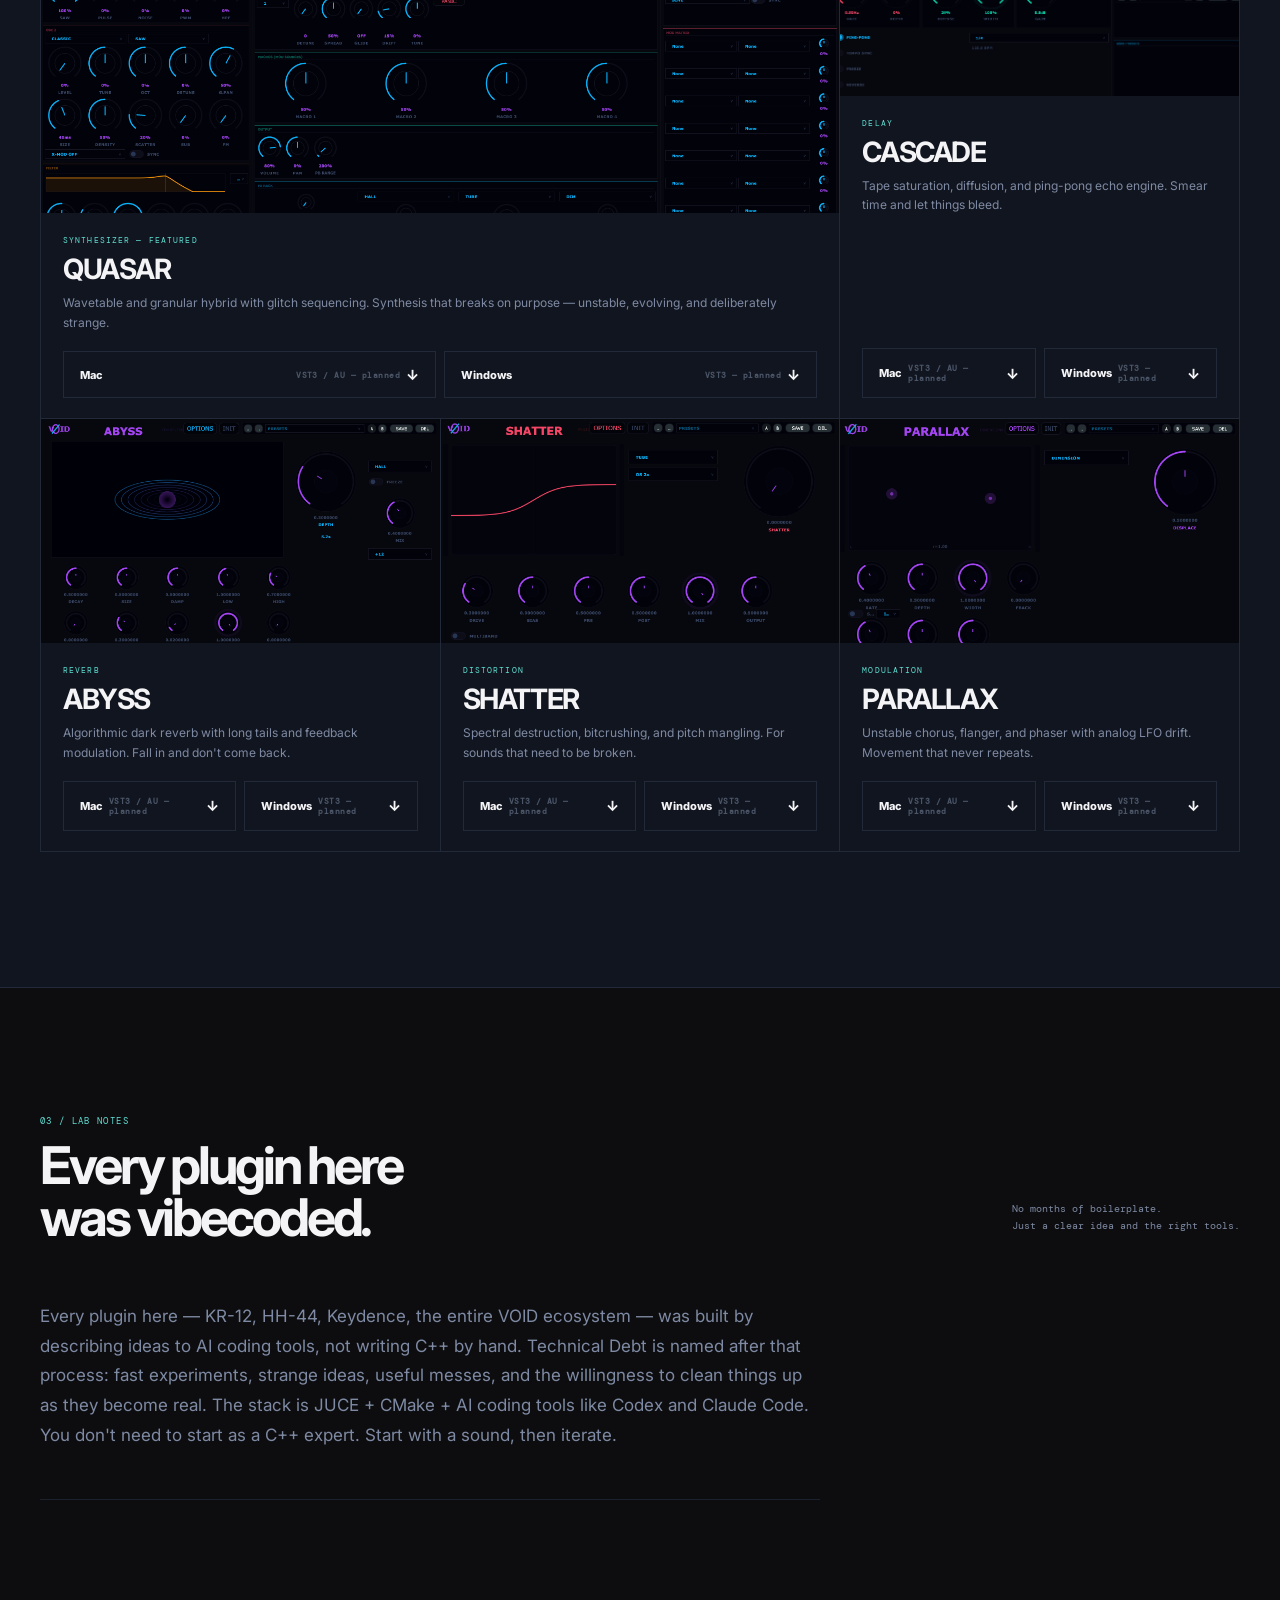
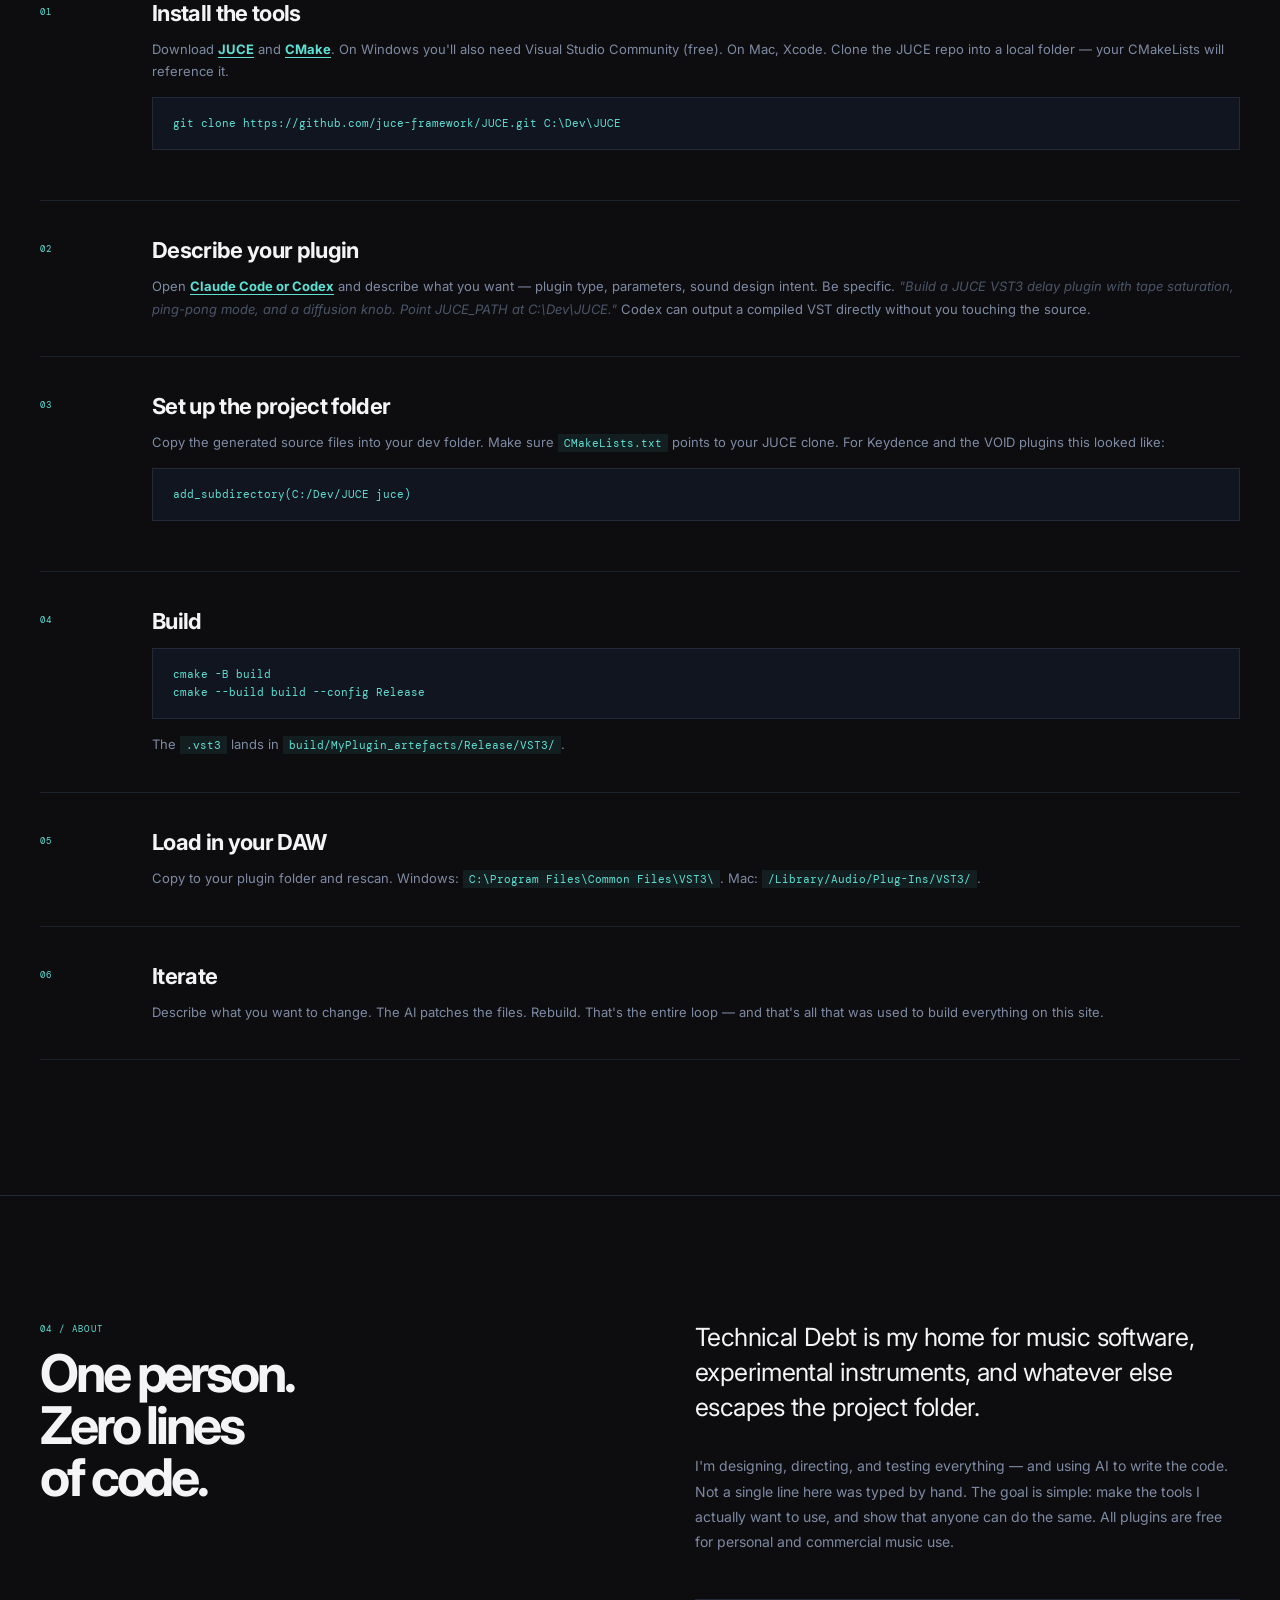
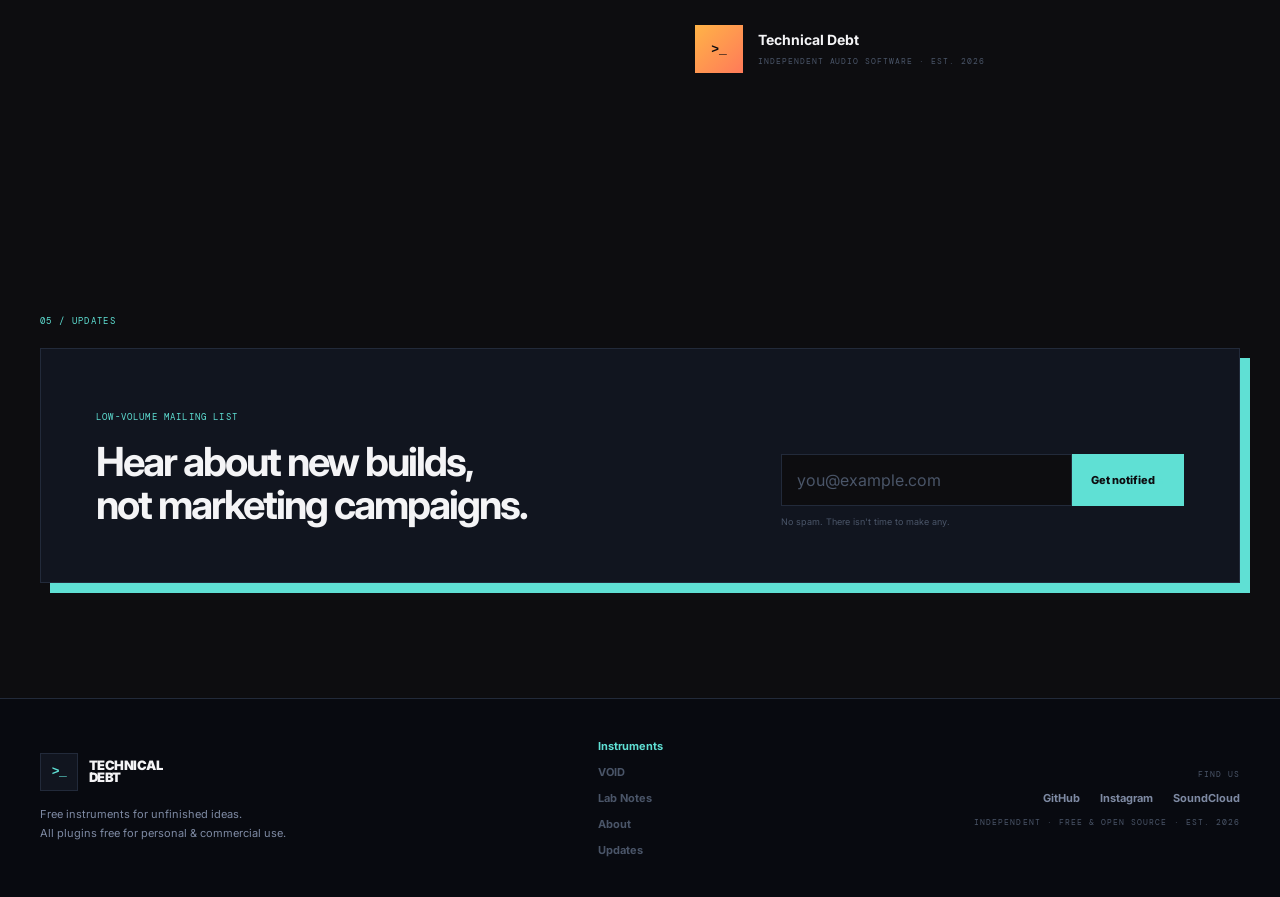
<file: index.backup.html>
<!doctype html>
<html lang="en">
<head>
  <meta charset="UTF-8">
  <meta name="viewport" content="width=device-width, initial-scale=1.0">
  <meta name="theme-color" content="#5fe0d4">
  <meta name="description" content="Technical Debt. Make the plugin you always needed.">
  <title>Technical Debt - Free instruments for unfinished ideas</title>
  <link rel="preconnect" href="https://fonts.googleapis.com">
  <link rel="preconnect" href="https://fonts.gstatic.com" crossorigin>
  <link href="https://fonts.googleapis.com/css2?family=DM+Mono:wght@400;500&family=Inter:wght@400;500;600;700;800;900&display=swap" rel="stylesheet">
  <link rel="stylesheet" href="style.css">
</head>
<body>
  <div class="grain"></div>
  <header>
    <a class="logo" href="#top" aria-label="Technical Debt home">
      <span class="logo-icon">
        <span class="glyph">&gt;_</span>
        <span class="accent-bar"></span>
      </span>
      <span>TECHNICAL<br>DEBT</span>
    </a>
    <nav aria-label="Main navigation">
      <a href="#instruments">Instruments</a>
      <a href="#void">VØID</a>
      <a href="#build">Lab Notes</a>
      <a href="#about">About</a>
      <a href="#updates">Updates</a>
    </nav>
    <a class="header-link" href="mailto:hello@techdebt.audio">Get in touch <span>&#8599;</span></a>
  </header>

  <main id="top">
    <section class="hero wrap">
      <div class="hero-tag mono"><span></span> INDEPENDENT MUSIC SOFTWARE &mdash; FREE FOREVER</div>
      <h1>Technical Debt. Make the plugin you always needed</h1>
      <div class="hero-bottom">
        <p>Made by one. Free for all.</p>
        <a class="round-link" href="#instruments" aria-label="See the instruments">&#8595;</a>
      </div>
      <div class="signal" aria-hidden="true">
        <i></i><i></i><i></i><i></i><i></i><i></i><i></i><i></i><i></i><i></i><i></i><i></i><i></i><i></i><i></i><i></i>
      </div>
    </section>

    <section class="manifesto">
      <div class="wrap manifesto-inner">
        <span class="mono">CURRENTLY IN THE LAB</span>
        <p>Instruments and tools for performance.</p>
      </div>
    </section>

    <section class="products wrap" id="instruments">
      <div class="section-head">
        <div>
          <span class="mono index">01 / INSTRUMENTS</span>
          <h2>Current projects</h2>
        </div>
        <p>Free tools from the workbench.<br>Built with curiosity. Used loudly.</p>
      </div>

      <article class="product product-keydence" onclick="window.location='keydence.html'" style="cursor:pointer;">
        <div class="product-image">
          <img src="assets/keydence vst.png" alt="Keydence MIDI performance plugin interface">
          <span class="corner-label mono">MIDI / PERFORMANCE</span>
          <span class="status mono"><i></i> IN DEVELOPMENT</span>
        </div>
        <div class="product-copy">
          <div class="product-number mono">TD-001</div>
          <h3>Keydence</h3>
          <p class="product-type">MIDI CONTROLLER</p>
          <p class="description">A performance-minded MIDI tool for turning simple chords into moving, playable patterns. Shape rhythm, velocity, voicing, and expression without losing the human part.</p>
          <ul>
            <li><span>01</span> Expressive chord and scale engine</li>
            <li><span>02</span> Playable arpeggiator and pattern lanes</li>
            <li><span>03</span> Flexible MIDI routing and modulation</li>
          </ul>
          <div class="download-group">
            <a class="download-btn" href="#" data-download="Keydence" data-platform="mac">
              <span class="dl-os">Mac</span><span class="dl-fmt mono">VST3 / AU — planned</span><span class="dl-arrow">&#8595;</span>
            </a>
            <a class="download-btn" href="#" data-download="Keydence" data-platform="win">
              <span class="dl-os">Windows</span><span class="dl-fmt mono">VST3</span><span class="dl-arrow">&#8595;</span>
            </a>
          </div>
        </div>
      </article>

      <article class="product product-hh">
        <div class="product-image">
          <img src="assets/HH-44 VST.png" alt="HH-44 Heavy Honey virtual analog synthesizer interface">
          <span class="corner-label mono">SYNTH / SEQUENCER</span>
          <span class="status mono"><i></i> PROTOTYPE</span>
        </div>
        <div class="product-copy">
          <div class="product-number mono">TD-002</div>
          <h3>HH-44</h3>
          <p class="product-type">VIRTUAL SYNTHESIZER</p>
          <p class="description">Heavy Honey. A compact, rough-edged synth for heavy basses, unstable leads, and sequences with a little dirt under their nails. Immediate controls, deep modulation.</p>
          <ul>
            <li><span>01</span> Four-voice analog-inspired engine</li>
            <li><span>02</span> Built-in modulation sequencer</li>
            <li><span>03</span> Saturation, movement, and controlled damage</li>
          </ul>
          <div class="download-group">
            <a class="download-btn" href="#" data-download="HH-44" data-platform="mac">
              <span class="dl-os">Mac</span><span class="dl-fmt mono">VST3 / AU — planned</span><span class="dl-arrow">&#8595;</span>
            </a>
            <a class="download-btn" href="#" data-download="HH-44" data-platform="win">
              <span class="dl-os">Windows</span><span class="dl-fmt mono">VST3 — planned</span><span class="dl-arrow">&#8595;</span>
            </a>
          </div>
        </div>
      </article>

      <article class="product product-kr">
        <div class="product-image">
          <img src="assets/KR-12 VST.png" alt="KR-12 Kit Runner drum machine sequencer interface">
          <span class="corner-label mono">DRUMS / SEQUENCER</span>
          <span class="status mono status-available"><i></i> FREE DOWNLOAD</span>
        </div>
        <div class="product-copy">
          <div class="product-number mono">TD-003</div>
          <h3>KR-12</h3>
          <p class="product-type">DRUM MACHINE</p>
          <p class="description">Kit Runner. A free step-sequenced drum machine built for rhythm that hits hard. Twelve voices, per-step velocity and probability, swing, pattern slots, and enough control to make each loop feel alive.</p>
          <ul>
            <li><span>01</span> 12-voice step sequencer with per-step probability</li>
            <li><span>02</span> Per-channel level, tune, decay, tone, and drive</li>
            <li><span>03</span> Eight pattern slots with swing and BPM control</li>
          </ul>
          <div class="download-group">
            <a class="download-btn" href="#" data-download="KR-12" data-platform="mac">
              <span class="dl-os">Mac</span><span class="dl-fmt mono">VST3 / AU</span><span class="dl-arrow">&#8595;</span>
            </a>
            <a class="download-btn" href="#" data-download="KR-12" data-platform="win">
              <span class="dl-os">Windows</span><span class="dl-fmt mono">VST3</span><span class="dl-arrow">&#8595;</span>
            </a>
          </div>
        </div>
      </article>

      <article class="product product-dank">
        <div class="product-image">
          <img src="assets/Dank Machine XT VST snapshot.png" alt="Dank Machine XT groove instrument interface">
          <span class="corner-label mono">GROOVE / SEQUENCER</span>
          <span class="status mono status-available"><i></i> FREE DOWNLOAD</span>
        </div>
        <div class="product-copy">
          <div class="product-number mono">TD-004</div>
          <h3>Dank Machine XT</h3>
          <p class="product-type">GROOVE INSTRUMENT</p>
          <p class="description">A DAW-synced groove instrument built for locked-in, living rhythms. Designed around the feeling of a beat that breathes — tight to the grid but never stiff.</p>
          <ul>
            <li><span>01</span> DAW-tempo-synced groove engine</li>
            <li><span>02</span> Per-step humanization and swing</li>
            <li><span>03</span> Expressive velocity and timing lanes</li>
          </ul>
          <div class="download-group">
            <a class="download-btn" href="#" data-download="Dank Machine XT" data-platform="mac">
              <span class="dl-os">Mac</span><span class="dl-fmt mono">VST3 / AU — planned</span><span class="dl-arrow">&#8595;</span>
            </a>
            <a class="download-btn" href="#" data-download="Dank Machine XT" data-platform="win">
              <span class="dl-os">Windows</span><span class="dl-fmt mono">VST3 — planned</span><span class="dl-arrow">&#8595;</span>
            </a>
          </div>
        </div>
      </article>

      <article class="product product-talk2me">
        <div class="product-image">
          <img src="assets/Talk 2 Me vst.png" alt="Talk 2 Me MIDI call-and-response plugin interface">
          <span class="corner-label mono">MIDI / GENERATIVE</span>
          <span class="status mono status-available"><i></i> FREE DOWNLOAD</span>
        </div>
        <div class="product-copy">
          <div class="product-number mono">TD-005</div>
          <h3>Talk 2 Me</h3>
          <p class="product-type">MIDI PROCESSOR</p>
          <p class="description">A MIDI call-and-response plugin that listens and answers. Play a phrase, and Talk 2 Me echoes it back — shifted, varied, and subtly transformed. Generative conversation, not repetition.</p>
          <ul>
            <li><span>01</span> Real-time MIDI phrase detection</li>
            <li><span>02</span> Response variation: pitch, rhythm, inversion</li>
            <li><span>03</span> Controllable response delay and density</li>
          </ul>
          <div class="download-group">
            <a class="download-btn" href="#" data-download="Talk 2 Me" data-platform="mac">
              <span class="dl-os">Mac</span><span class="dl-fmt mono">VST3 / AU — planned</span><span class="dl-arrow">&#8595;</span>
            </a>
            <a class="download-btn" href="#" data-download="Talk 2 Me" data-platform="win">
              <span class="dl-os">Windows</span><span class="dl-fmt mono">VST3 — planned</span><span class="dl-arrow">&#8595;</span>
            </a>
          </div>
        </div>
      </article>

    </section>

    <section class="void-section" id="void">
      <div class="wrap">
        <div class="section-head void-head">
          <div>
            <span class="mono index void-index">02 / VOID ECOSYSTEM</span>
            <h2>Dark tools.<br>No mercy.</h2>
          </div>
          <p>Five free plugins for texture, ruin, and movement.<br>Effects and synthesis for sounds that misbehave beautifully.</p>
        </div>
        <div class="void-grid">

          <article class="void-card void-card-featured">
            <div class="void-image">
              <img src="assets/quasar vst.png" alt="QUASAR wavetable and granular synthesizer plugin interface">
            </div>
            <div class="void-body">
              <span class="void-tag mono">SYNTHESIZER &mdash; FEATURED</span>
              <h3>QUASAR</h3>
              <p>Wavetable and granular hybrid with glitch sequencing. Synthesis that breaks on purpose — unstable, evolving, and deliberately strange.</p>
              <div class="download-group">
                <a class="download-btn" href="#" data-download="QUASAR" data-platform="mac"><span class="dl-os">Mac</span><span class="dl-fmt mono">VST3 / AU — planned</span><span class="dl-arrow">&#8595;</span></a>
                <a class="download-btn" href="#" data-download="QUASAR" data-platform="win"><span class="dl-os">Windows</span><span class="dl-fmt mono">VST3 — planned</span><span class="dl-arrow">&#8595;</span></a>
              </div>
            </div>
          </article>

          <article class="void-card">
            <div class="void-image">
              <img src="assets/cascade vst.png" alt="CASCADE tape delay plugin interface">
            </div>
            <div class="void-body">
              <span class="void-tag mono">DELAY</span>
              <h3>CASCADE</h3>
              <p>Tape saturation, diffusion, and ping-pong echo engine. Smear time and let things bleed.</p>
              <div class="download-group">
                <a class="download-btn" href="#" data-download="CASCADE" data-platform="mac"><span class="dl-os">Mac</span><span class="dl-fmt mono">VST3 / AU — planned</span><span class="dl-arrow">&#8595;</span></a>
                <a class="download-btn" href="#" data-download="CASCADE" data-platform="win"><span class="dl-os">Windows</span><span class="dl-fmt mono">VST3 — planned</span><span class="dl-arrow">&#8595;</span></a>
              </div>
            </div>
          </article>

          <article class="void-card">
            <div class="void-image">
              <img src="assets/abyss vst.png" alt="ABYSS algorithmic dark reverb plugin interface">
            </div>
            <div class="void-body">
              <span class="void-tag mono">REVERB</span>
              <h3>ABYSS</h3>
              <p>Algorithmic dark reverb with long tails and feedback modulation. Fall in and don't come back.</p>
              <div class="download-group">
                <a class="download-btn" href="#" data-download="ABYSS" data-platform="mac"><span class="dl-os">Mac</span><span class="dl-fmt mono">VST3 / AU — planned</span><span class="dl-arrow">&#8595;</span></a>
                <a class="download-btn" href="#" data-download="ABYSS" data-platform="win"><span class="dl-os">Windows</span><span class="dl-fmt mono">VST3 — planned</span><span class="dl-arrow">&#8595;</span></a>
              </div>
            </div>
          </article>

          <article class="void-card">
            <div class="void-image">
              <img src="assets/shatter vst.png" alt="SHATTER spectral distortion plugin interface">
            </div>
            <div class="void-body">
              <span class="void-tag mono">DISTORTION</span>
              <h3>SHATTER</h3>
              <p>Spectral destruction, bitcrushing, and pitch mangling. For sounds that need to be broken.</p>
              <div class="download-group">
                <a class="download-btn" href="#" data-download="SHATTER" data-platform="mac"><span class="dl-os">Mac</span><span class="dl-fmt mono">VST3 / AU — planned</span><span class="dl-arrow">&#8595;</span></a>
                <a class="download-btn" href="#" data-download="SHATTER" data-platform="win"><span class="dl-os">Windows</span><span class="dl-fmt mono">VST3 — planned</span><span class="dl-arrow">&#8595;</span></a>
              </div>
            </div>
          </article>

          <article class="void-card">
            <div class="void-image">
              <img src="assets/parallax vst.png" alt="PARALLAX analog modulation plugin interface">
            </div>
            <div class="void-body">
              <span class="void-tag mono">MODULATION</span>
              <h3>PARALLAX</h3>
              <p>Unstable chorus, flanger, and phaser with analog LFO drift. Movement that never repeats.</p>
              <div class="download-group">
                <a class="download-btn" href="#" data-download="PARALLAX" data-platform="mac"><span class="dl-os">Mac</span><span class="dl-fmt mono">VST3 / AU — planned</span><span class="dl-arrow">&#8595;</span></a>
                <a class="download-btn" href="#" data-download="PARALLAX" data-platform="win"><span class="dl-os">Windows</span><span class="dl-fmt mono">VST3 — planned</span><span class="dl-arrow">&#8595;</span></a>
              </div>
            </div>
          </article>

        </div>
      </div>
    </section>

    <section class="build wrap" id="build">
      <div class="section-head">
        <div>
          <span class="mono index">03 / LAB NOTES</span>
          <h2>Every plugin here<br>was vibecoded.</h2>
        </div>
        <p>No months of boilerplate.<br>Just a clear idea and the right tools.</p>
      </div>
      <div class="build-intro">
        <p>Every plugin here — KR-12, HH-44, Keydence, the entire VOID ecosystem — was built by describing ideas to AI coding tools, not writing C++ by hand. Technical Debt is named after that process: fast experiments, strange ideas, useful messes, and the willingness to clean things up as they become real. The stack is JUCE + CMake + AI coding tools like Codex and Claude Code. You don't need to start as a C++ expert. Start with a sound, then iterate.</p>
      </div>
      <ol class="build-steps">
        <li class="build-step">
          <span class="step-num mono">01</span>
          <div class="step-body">
            <h3>Install the tools</h3>
            <p>Download <a href="https://juce.com" target="_blank" rel="noopener">JUCE</a> and <a href="https://cmake.org" target="_blank" rel="noopener">CMake</a>. On Windows you'll also need Visual Studio Community (free). On Mac, Xcode. Clone the JUCE repo into a local folder — your CMakeLists will reference it.</p>
            <pre><code>git clone https://github.com/juce-framework/JUCE.git C:\Dev\JUCE</code></pre>
          </div>
        </li>
        <li class="build-step">
          <span class="step-num mono">02</span>
          <div class="step-body">
            <h3>Describe your plugin</h3>
            <p>Open <a href="https://claude.ai" target="_blank" rel="noopener">Claude Code or Codex</a> and describe what you want — plugin type, parameters, sound design intent. Be specific. <em>"Build a JUCE VST3 delay plugin with tape saturation, ping-pong mode, and a diffusion knob. Point JUCE_PATH at C:\Dev\JUCE."</em> Codex can output a compiled VST directly without you touching the source.</p>
          </div>
        </li>
        <li class="build-step">
          <span class="step-num mono">03</span>
          <div class="step-body">
            <h3>Set up the project folder</h3>
            <p>Copy the generated source files into your dev folder. Make sure <code>CMakeLists.txt</code> points to your JUCE clone. For Keydence and the VOID plugins this looked like:</p>
            <pre><code>add_subdirectory(C:/Dev/JUCE juce)</code></pre>
          </div>
        </li>
        <li class="build-step">
          <span class="step-num mono">04</span>
          <div class="step-body">
            <h3>Build</h3>
            <pre><code>cmake -B build
cmake --build build --config Release</code></pre>
            <p>The <code>.vst3</code> lands in <code>build/MyPlugin_artefacts/Release/VST3/</code>.</p>
          </div>
        </li>
        <li class="build-step">
          <span class="step-num mono">05</span>
          <div class="step-body">
            <h3>Load in your DAW</h3>
            <p>Copy to your plugin folder and rescan. Windows: <code>C:\Program Files\Common Files\VST3\</code>. Mac: <code>/Library/Audio/Plug-Ins/VST3/</code>.</p>
          </div>
        </li>
        <li class="build-step">
          <span class="step-num mono">06</span>
          <div class="step-body">
            <h3>Iterate</h3>
            <p>Describe what you want to change. The AI patches the files. Rebuild. That's the entire loop — and that's all that was used to build everything on this site.</p>
          </div>
        </li>
      </ol>
    </section>

    <section class="about" id="about">
      <div class="wrap about-grid">
        <div>
          <span class="mono index">04 / ABOUT</span>
          <h2>One person.<br>Zero lines<br>of code.</h2>
        </div>
        <div class="about-copy">
          <p class="large">Technical Debt is my home for music software, experimental instruments, and whatever else escapes the project folder.</p>
          <p>I'm designing, directing, and testing everything — and using AI to write the code. Not a single line here was typed by hand. The goal is simple: make the tools I actually want to use, and show that anyone can do the same. All plugins are free for personal and commercial music use.</p>
          <div class="maker">
            <span class="maker-mark">&gt;_</span>
            <div><strong>Technical Debt</strong><small class="mono">INDEPENDENT AUDIO SOFTWARE &middot; EST. 2026</small></div>
          </div>
        </div>
      </div>
    </section>

    <section class="updates wrap" id="updates">
      <span class="mono index">05 / UPDATES</span>
      <div class="update-card">
        <div>
          <span class="mono">LOW-VOLUME MAILING LIST</span>
          <h2>Hear about new builds,<br>not marketing campaigns.</h2>
        </div>
        <form id="signup-form">
          <label class="sr-only" for="email">Email address</label>
          <input id="email" type="email" required placeholder="you@example.com">
          <button type="submit">Get notified <span>&#8599;</span></button>
          <small>No spam. There isn't time to make any.</small>
        </form>
      </div>
    </section>
  </main>

  <footer>
    <div class="wrap footer-inner">
      <div class="footer-left">
        <a class="logo" href="#top" aria-label="Technical Debt home">
          <span class="logo-icon">
            <span class="glyph">&gt;_</span>
            <span class="accent-bar"></span>
          </span>
          <span>TECHNICAL<br>DEBT</span>
        </a>
        <p>Free instruments for unfinished ideas.<br>All plugins free for personal &amp; commercial use.</p>
      </div>
      <nav class="footer-nav" aria-label="Footer navigation">
        <a href="#instruments">Instruments</a>
        <a href="#void">VOID</a>
        <a href="#build">Lab Notes</a>
        <a href="#about">About</a>
        <a href="#updates">Updates</a>
      </nav>
      <div class="footer-socials">
        <span class="mono">FIND US</span>
        <div class="social-links">
          <a href="#" aria-label="GitHub">GitHub</a>
          <a href="#" aria-label="Instagram">Instagram</a>
          <a href="#" aria-label="SoundCloud">SoundCloud</a>
        </div>
        <span class="mono footer-copy">INDEPENDENT &middot; FREE &amp; OPEN SOURCE &middot; EST. 2026</span>
      </div>
    </div>
  </footer>

  <dialog id="interest-dialog">
    <button class="close" aria-label="Close">&times;</button>
    <span class="mono">PROJECT UPDATE</span>
    <h2>Follow <b id="dialog-product">this project</b></h2>
    <p>Add your email and you'll be first to hear when a demo or test build is ready.</p>
    <form id="interest-form">
      <label class="sr-only" for="interest-email">Email address</label>
      <input id="interest-email" type="email" required placeholder="you@example.com">
      <button type="submit">Keep me posted <span>&#8599;</span></button>
    </form>
    <small>This prototype saves your signup in this browser only.</small>
  </dialog>
  <div class="toast" id="toast" role="status"></div>
  <script src="app.js"></script>
</body>
</html>
</file>
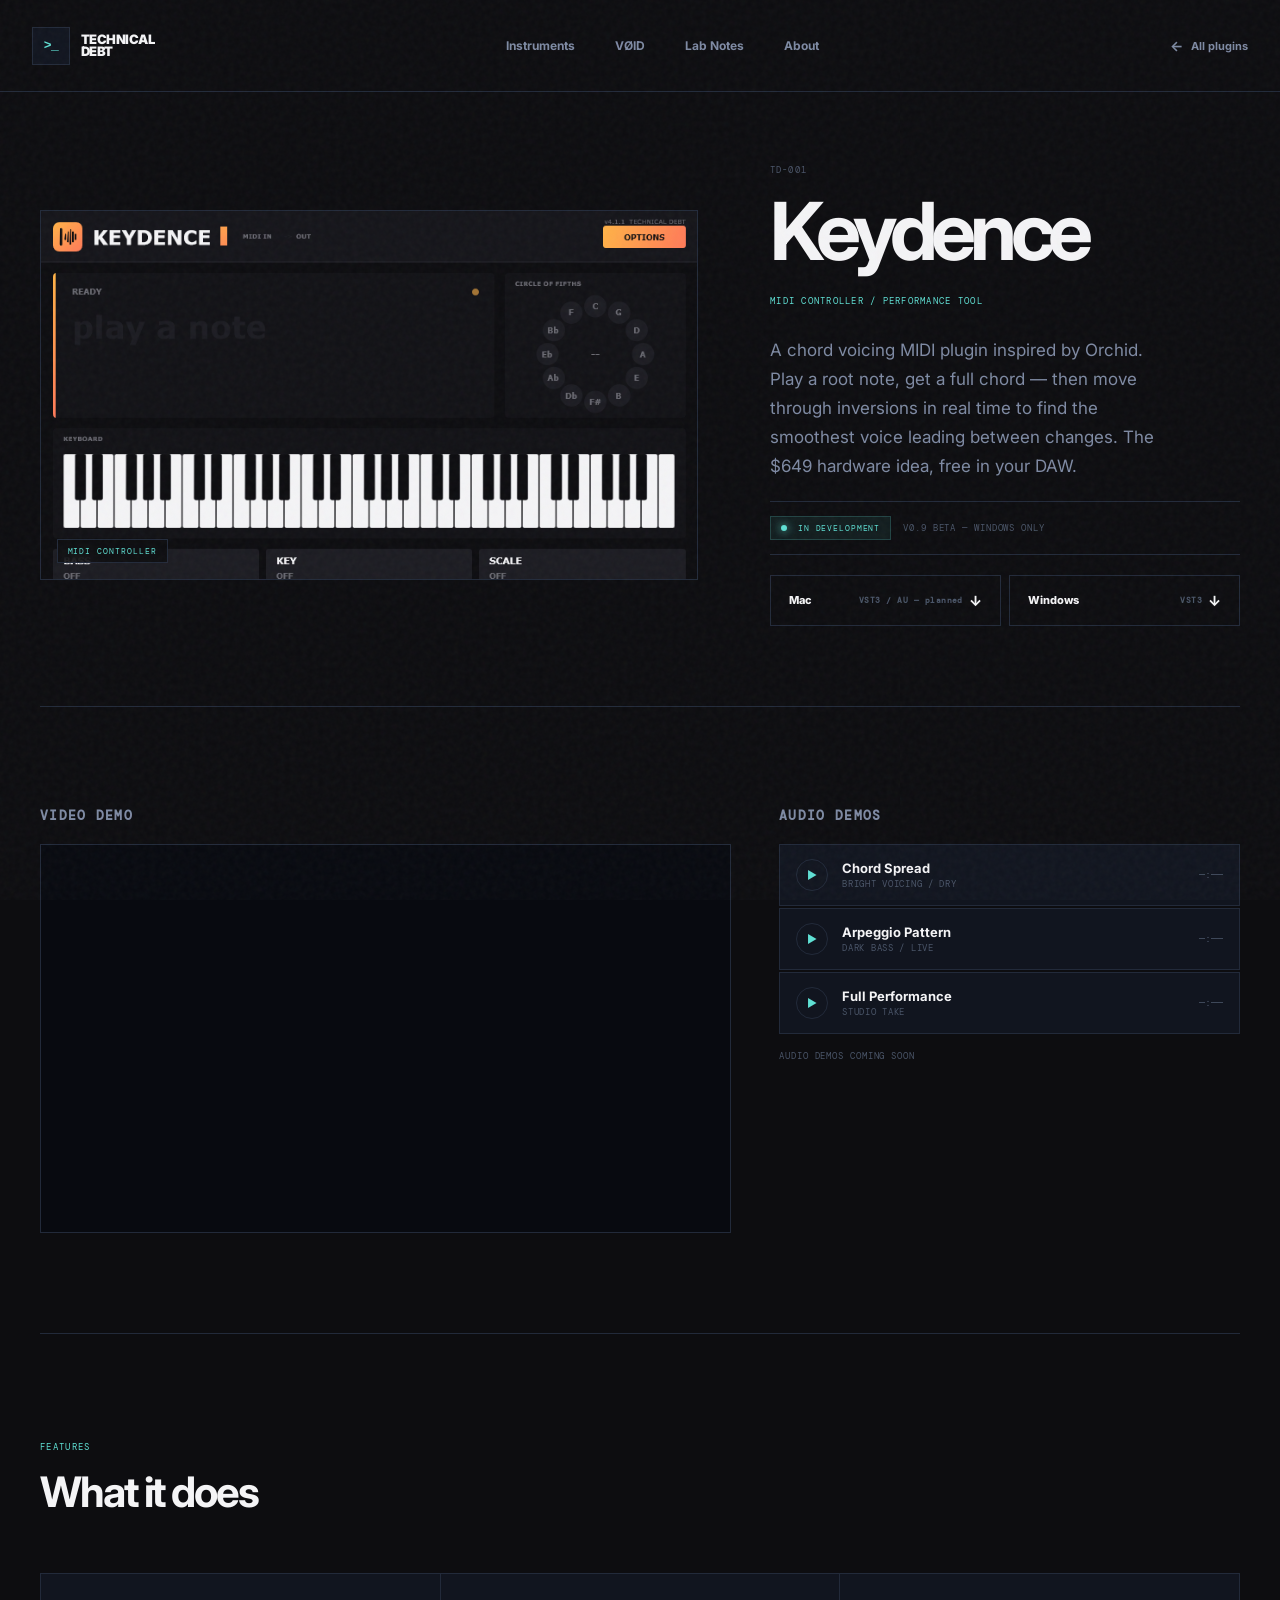
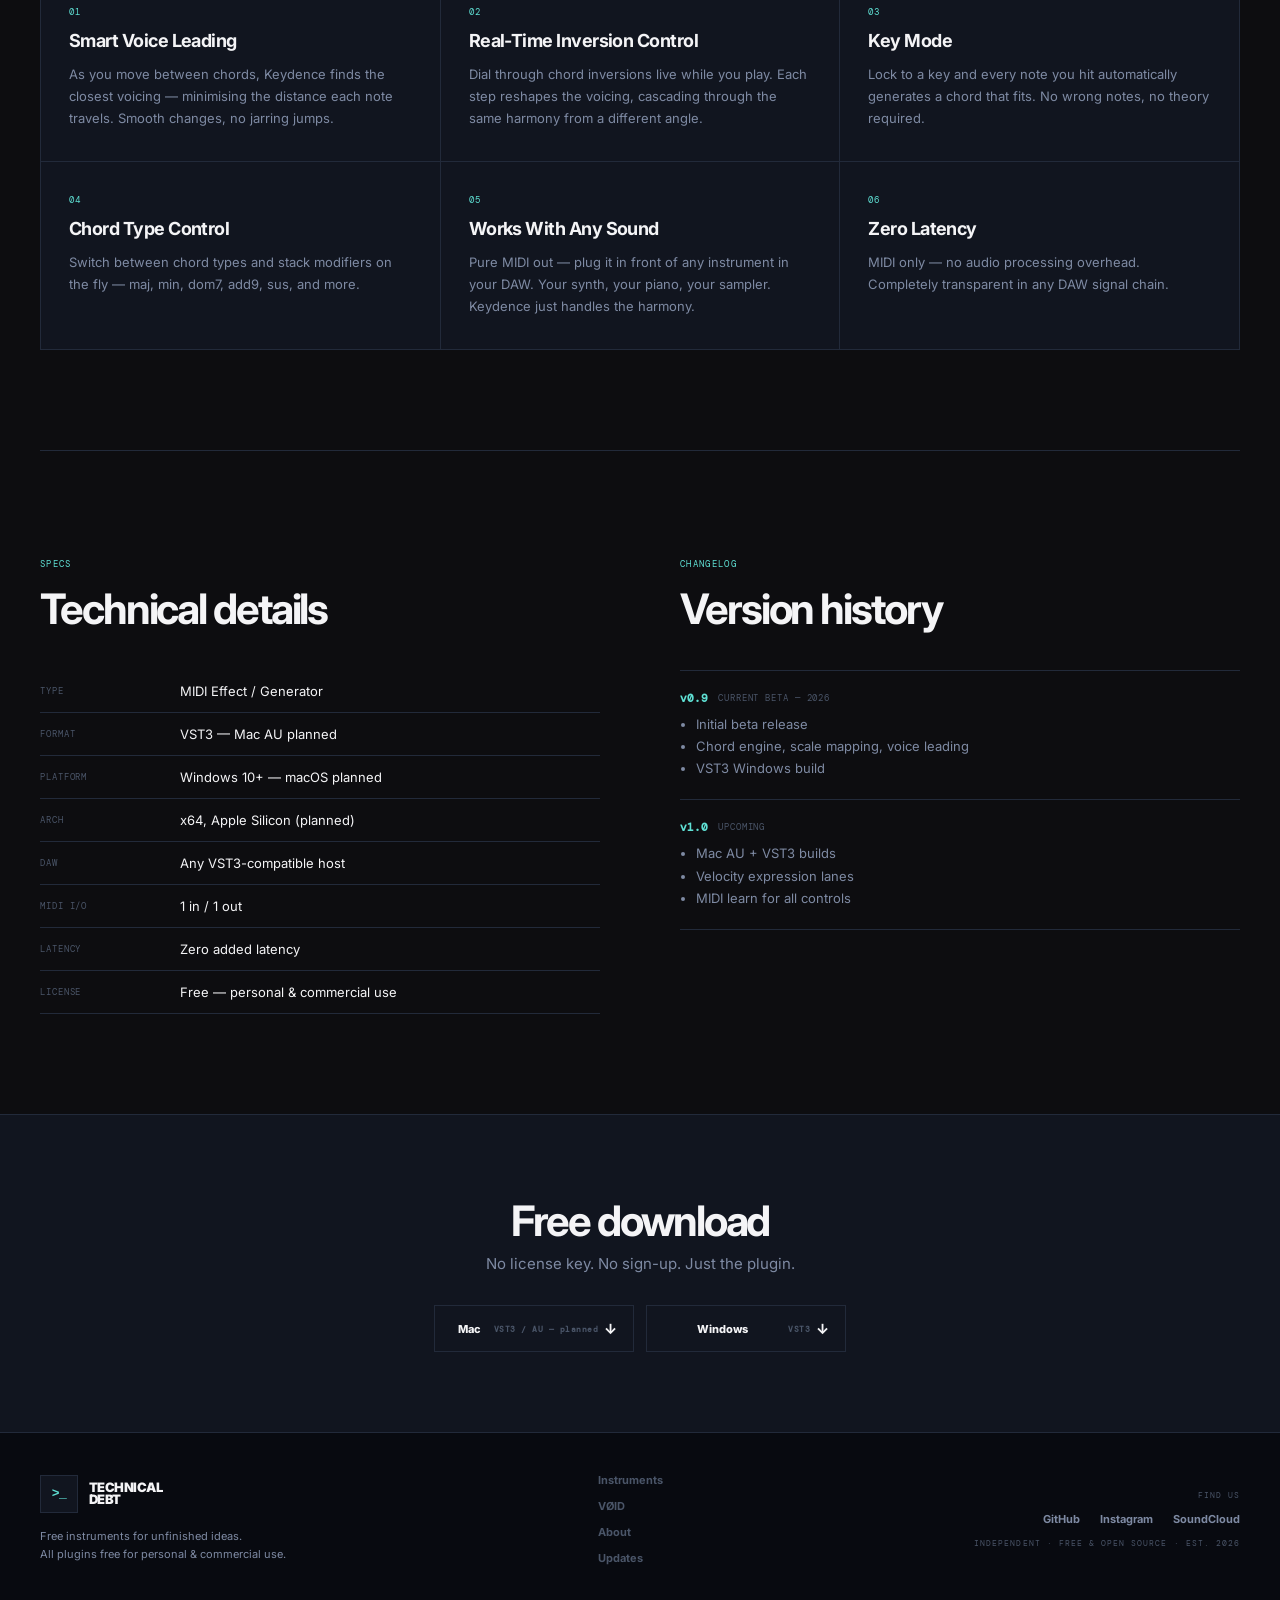
<file: keydence.html>
<!doctype html>
<html lang="en">
<head>
  <meta charset="UTF-8">
  <meta name="viewport" content="width=device-width, initial-scale=1.0">
  <meta name="theme-color" content="#5fe0d4">
  <link rel="icon" href="favicon.ico" sizes="any">
  <link rel="icon" href="favicon.png" type="image/png">
  <link rel="apple-touch-icon" href="favicon.png">
  <meta name="description" content="Keydence — MIDI controller VST plugin by Technical Debt. A performance-minded MIDI tool for turning simple chords into moving, playable patterns.">
  <title>Keydence — Technical Debt</title>
  <link rel="preconnect" href="https://fonts.googleapis.com">
  <link rel="preconnect" href="https://fonts.gstatic.com" crossorigin>
  <link href="https://fonts.googleapis.com/css2?family=DM+Mono:wght@400;500&family=Inter:wght@400;500;600;700;800;900&display=swap" rel="stylesheet">
  <link rel="stylesheet" href="style.css">
  <style>
    /* ── Plugin page specific ── */
    .plugin-hero {
      padding-top: 72px;
      padding-bottom: 80px;
      border-bottom: 1px solid var(--border);
    }
    .plugin-hero-inner {
      display: grid;
      grid-template-columns: 1.4fr 1fr;
      gap: 72px;
      align-items: center;
    }
    .plugin-screenshot {
      position: relative;
      aspect-ratio: 16/9;
      background: #080a10;
      border: 1px solid var(--border);
      overflow: hidden;
    }
    .plugin-screenshot img {
      width: 100%;
      height: 100%;
      object-fit: cover;
      object-position: top;
    }
    .plugin-screenshot-badge {
      position: absolute;
      bottom: 16px;
      left: 16px;
      padding: 6px 10px;
      background: rgba(13,13,16,.85);
      backdrop-filter: blur(8px);
      border: 1px solid var(--border);
      font-family: "DM Mono", monospace;
      font-size: 8px;
      letter-spacing: .12em;
      color: var(--teal);
    }
    .plugin-meta {
      display: flex;
      flex-direction: column;
      gap: 20px;
    }
    .plugin-id {
      font-family: "DM Mono", monospace;
      font-size: 9px;
      color: var(--dim);
      letter-spacing: .13em;
    }
    .plugin-hero h1 {
      margin: 0;
      font-size: 80px;
      line-height: .88;
      letter-spacing: -.08em;
      color: var(--text);
    }
    .plugin-type {
      font-family: "DM Mono", monospace;
      font-size: 9px;
      letter-spacing: .14em;
      color: var(--teal);
    }
    .plugin-tagline {
      margin: 0;
      font-size: 17px;
      line-height: 1.7;
      color: var(--muted);
      max-width: 400px;
    }
    .plugin-status-row {
      display: flex;
      align-items: center;
      gap: 12px;
      padding: 14px 0;
      border-top: 1px solid var(--border);
      border-bottom: 1px solid var(--border);
    }
    .plugin-status-row .status {
      position: static;
      padding: 6px 10px;
      background: rgba(95,224,212,.08);
      border: 1px solid rgba(95,224,212,.2);
      color: var(--teal);
    }
    .plugin-version {
      font-family: "DM Mono", monospace;
      font-size: 9px;
      color: var(--dim);
      letter-spacing: .1em;
    }
    .plugin-downloads {
      display: grid;
      grid-template-columns: 1fr 1fr;
      gap: 8px;
    }
    .plugin-downloads .download-btn {
      padding: 16px 18px;
    }

    /* ── Media section ── */
    .media-section {
      padding-block: 100px;
      border-bottom: 1px solid var(--border);
    }
    .media-grid {
      display: grid;
      grid-template-columns: 1.2fr .8fr;
      gap: 48px;
      align-items: start;
    }
    .video-block h2 {
      margin: 0 0 20px;
      font-size: 13px;
      font-weight: 700;
      letter-spacing: .1em;
      color: var(--muted);
    }
    .video-embed {
      position: relative;
      aspect-ratio: 16/9;
      background: #080a10;
      border: 1px solid var(--border);
      overflow: hidden;
    }
    .video-embed iframe {
      position: absolute;
      inset: 0;
      width: 100%;
      height: 100%;
      border: 0;
    }
    .video-placeholder {
      position: absolute;
      inset: 0;
      display: flex;
      flex-direction: column;
      align-items: center;
      justify-content: center;
      gap: 12px;
      color: var(--dim);
    }
    .video-placeholder .play-icon {
      width: 56px;
      height: 56px;
      border: 1px solid var(--border);
      border-radius: 50%;
      display: grid;
      place-items: center;
      font-size: 20px;
      color: var(--teal);
    }
    .video-placeholder p {
      margin: 0;
      font-family: "DM Mono", monospace;
      font-size: 9px;
      letter-spacing: .12em;
    }
    .audio-block h2 {
      margin: 0 0 20px;
      font-size: 13px;
      font-weight: 700;
      letter-spacing: .1em;
      color: var(--muted);
    }
    .demo-list {
      display: flex;
      flex-direction: column;
      gap: 2px;
    }
    .demo-track {
      display: flex;
      align-items: center;
      gap: 14px;
      padding: 14px 16px;
      background: var(--surface);
      border: 1px solid var(--border);
      cursor: pointer;
      transition: border-color .15s;
    }
    .demo-track:hover { border-color: var(--teal); }
    .demo-track.active { border-color: var(--teal); background: rgba(95,224,212,.06); }
    .demo-play {
      width: 32px;
      height: 32px;
      border: 1px solid var(--border);
      border-radius: 50%;
      display: grid;
      place-items: center;
      font-size: 11px;
      color: var(--teal);
      flex-shrink: 0;
      transition: .15s;
    }
    .demo-track.active .demo-play,
    .demo-track:hover .demo-play {
      background: var(--teal);
      color: var(--bg);
      border-color: var(--teal);
    }
    .demo-info { flex: 1; min-width: 0; }
    .demo-name {
      display: block;
      font-size: 13px;
      font-weight: 700;
      color: var(--text);
      white-space: nowrap;
      overflow: hidden;
      text-overflow: ellipsis;
    }
    .demo-desc {
      display: block;
      font-family: "DM Mono", monospace;
      font-size: 9px;
      color: var(--dim);
      letter-spacing: .08em;
      margin-top: 2px;
    }
    .demo-duration {
      font-family: "DM Mono", monospace;
      font-size: 10px;
      color: var(--dim);
      flex-shrink: 0;
    }
    .audio-player-bar {
      margin-top: 16px;
      padding: 14px 16px;
      background: var(--surface);
      border: 1px solid var(--border);
      display: none;
    }
    .audio-player-bar.visible { display: block; }
    .audio-player-bar audio {
      width: 100%;
      height: 32px;
      accent-color: var(--teal);
    }
    .audio-player-label {
      font-family: "DM Mono", monospace;
      font-size: 8px;
      letter-spacing: .1em;
      color: var(--teal);
      margin-bottom: 8px;
    }

    /* ── Features ── */
    .features-section {
      padding-block: 100px;
      border-bottom: 1px solid var(--border);
    }
    .features-section h2 {
      margin: 12px 0 56px;
      font-size: 42px;
      letter-spacing: -.05em;
      color: var(--text);
    }
    .features-grid {
      display: grid;
      grid-template-columns: repeat(3, 1fr);
      gap: 1px;
      background: var(--border);
      border: 1px solid var(--border);
    }
    .feature-card {
      padding: 32px 28px;
      background: var(--surface);
      display: flex;
      flex-direction: column;
      gap: 12px;
    }
    .feature-num {
      font-family: "DM Mono", monospace;
      font-size: 9px;
      letter-spacing: .13em;
      color: var(--teal);
    }
    .feature-card h3 {
      margin: 0;
      font-size: 18px;
      letter-spacing: -.03em;
      color: var(--text);
    }
    .feature-card p {
      margin: 0;
      font-size: 13px;
      line-height: 1.7;
      color: var(--muted);
    }

    /* ── Specs ── */
    .specs-section {
      padding-block: 100px;
    }
    .specs-inner {
      display: grid;
      grid-template-columns: 1fr 1fr;
      gap: 80px;
    }
    .specs-section h2 {
      margin: 12px 0 36px;
      font-size: 42px;
      letter-spacing: -.05em;
      color: var(--text);
    }
    .spec-table {
      width: 100%;
      border-collapse: collapse;
    }
    .spec-table tr {
      border-bottom: 1px solid var(--border);
    }
    .spec-table td {
      padding: 13px 0;
      font-size: 13px;
    }
    .spec-table td:first-child {
      color: var(--dim);
      font-family: "DM Mono", monospace;
      font-size: 9px;
      letter-spacing: .1em;
      width: 140px;
      padding-right: 20px;
    }
    .spec-table td:last-child { color: var(--text); }
    .changelog { display: flex; flex-direction: column; gap: 0; }
    .changelog-entry {
      padding: 20px 0;
      border-bottom: 1px solid var(--border);
    }
    .changelog-entry:first-child { border-top: 1px solid var(--border); }
    .changelog-version {
      display: flex;
      align-items: center;
      gap: 10px;
      margin-bottom: 8px;
    }
    .changelog-version strong {
      font-family: "DM Mono", monospace;
      font-size: 11px;
      color: var(--teal);
    }
    .changelog-version span {
      font-family: "DM Mono", monospace;
      font-size: 9px;
      color: var(--dim);
      letter-spacing: .1em;
    }
    .changelog-entry ul {
      margin: 0;
      padding-left: 16px;
    }
    .changelog-entry li {
      font-size: 13px;
      color: var(--muted);
      line-height: 1.7;
    }

    /* ── Back nav ── */
    .back-nav {
      display: inline-flex;
      align-items: center;
      gap: 8px;
      font-size: 11px;
      font-weight: 700;
      color: var(--muted);
      text-decoration: none;
      transition: color .15s;
    }
    .back-nav:hover { color: var(--teal); }
    .back-nav span { font-size: 14px; }

    /* ── CTA strip ── */
    .cta-strip {
      padding-block: 80px;
      background: var(--surface);
      border-top: 1px solid var(--border);
      text-align: center;
    }
    .cta-strip h2 {
      margin: 0 0 8px;
      font-size: 42px;
      letter-spacing: -.05em;
      color: var(--text);
    }
    .cta-strip p {
      margin: 0 0 32px;
      color: var(--muted);
      font-size: 15px;
    }
    .cta-buttons {
      display: inline-flex;
      gap: 12px;
      flex-wrap: wrap;
      justify-content: center;
    }
    .cta-buttons .download-btn {
      min-width: 200px;
    }

    @media (max-width: 900px) {
      .plugin-hero-inner { grid-template-columns: 1fr; gap: 40px; }
      .media-grid { grid-template-columns: 1fr; }
      .features-grid { grid-template-columns: 1fr 1fr; }
      .specs-inner { grid-template-columns: 1fr; gap: 60px; }
    }
    @media (max-width: 620px) {
      .plugin-hero h1 { font-size: 60px; }
      .features-grid { grid-template-columns: 1fr; }
      .plugin-downloads { grid-template-columns: 1fr; }
    }
  </style>
</head>
<body>
  <div class="grain"></div>
  <header>
    <a class="logo" href="index.html" aria-label="Technical Debt home">
      <span class="logo-icon">
        <span class="glyph">&gt;_</span>
        <span class="accent-bar"></span>
      </span>
      <span>TECHNICAL<br>DEBT</span>
    </a>
    <nav aria-label="Main navigation">
      <a href="index.html#instruments">Instruments</a>
      <a href="index.html#void">VØID</a>
      <a href="index.html#build">Lab Notes</a>
      <a href="index.html#about">About</a>
    </nav>
    <a class="back-nav" href="index.html"><span>&#8592;</span> All plugins</a>
  </header>

  <main>

    <section class="plugin-hero wrap">
      <div class="plugin-hero-inner">
        <div class="plugin-screenshot">
          <img src="assets/keydence vst.png" alt="Keydence MIDI plugin interface">
          <span class="plugin-screenshot-badge mono">MIDI CONTROLLER</span>
        </div>
        <div class="plugin-meta">
          <div class="plugin-id mono">TD-001</div>
          <h1>Keydence</h1>
          <p class="plugin-type">MIDI CONTROLLER / PERFORMANCE TOOL</p>
          <p class="plugin-tagline">A chord voicing MIDI plugin inspired by Orchid. Play a root note, get a full chord — then move through inversions in real time to find the smoothest voice leading between changes. The $649 hardware idea, free in your DAW.</p>
          <div class="plugin-status-row">
            <span class="status mono"><i></i> IN DEVELOPMENT</span>
            <span class="plugin-version mono">V0.9 BETA &mdash; WINDOWS ONLY</span>
          </div>
          <div class="plugin-downloads">
            <a class="download-btn" href="#" data-download="Keydence" data-platform="mac">
              <span class="dl-os">Mac</span><span class="dl-fmt mono">VST3 / AU — planned</span><span class="dl-arrow">&#8595;</span>
            </a>
            <a class="download-btn" href="#" data-download="Keydence" data-platform="win">
              <span class="dl-os">Windows</span><span class="dl-fmt mono">VST3</span><span class="dl-arrow">&#8595;</span>
            </a>
          </div>
        </div>
      </div>
    </section>

    <section class="media-section wrap">
      <div class="media-grid">

        <div class="video-block">
          <h2 class="mono">VIDEO DEMO</h2>
          <div class="video-embed" id="video-container">
            <iframe
              src="https://www.youtube.com/embed/W6GqeijF0-0?rel=0&modestbranding=1"
              title="Keydence demo"
              allow="accelerometer; autoplay; clipboard-write; encrypted-media; gyroscope; picture-in-picture"
              allowfullscreen>
            </iframe>
          </div>
        </div>

        <div class="audio-block">
          <h2 class="mono">AUDIO DEMOS</h2>
          <div class="demo-list" id="demo-list">

            <div class="demo-track" data-src="" data-label="Chord Spread — Bright Voicing">
              <div class="demo-play">▶</div>
              <div class="demo-info">
                <span class="demo-name">Chord Spread</span>
                <span class="demo-desc">BRIGHT VOICING / DRY</span>
              </div>
              <span class="demo-duration mono">—:——</span>
            </div>

            <div class="demo-track" data-src="" data-label="Arpeggio Pattern — Dark Bass">
              <div class="demo-play">▶</div>
              <div class="demo-info">
                <span class="demo-name">Arpeggio Pattern</span>
                <span class="demo-desc">DARK BASS / LIVE</span>
              </div>
              <span class="demo-duration mono">—:——</span>
            </div>

            <div class="demo-track" data-src="" data-label="Full Performance — Studio Take">
              <div class="demo-play">▶</div>
              <div class="demo-info">
                <span class="demo-name">Full Performance</span>
                <span class="demo-desc">STUDIO TAKE</span>
              </div>
              <span class="demo-duration mono">—:——</span>
            </div>

          </div>

          <div class="audio-player-bar" id="audio-player-bar">
            <div class="audio-player-label mono" id="now-playing-label">NOW PLAYING</div>
            <audio id="audio-player" controls></audio>
          </div>

          <p style="margin-top:16px; font-family:'DM Mono',monospace; font-size:9px; color:var(--dim); letter-spacing:.1em;">AUDIO DEMOS COMING SOON</p>
        </div>

      </div>
    </section>

    <section class="features-section wrap">
      <span class="mono index">FEATURES</span>
      <h2>What it does</h2>
      <div class="features-grid">

        <div class="feature-card">
          <span class="feature-num mono">01</span>
          <h3>Smart Voice Leading</h3>
          <p>As you move between chords, Keydence finds the closest voicing — minimising the distance each note travels. Smooth changes, no jarring jumps.</p>
        </div>

        <div class="feature-card">
          <span class="feature-num mono">02</span>
          <h3>Real-Time Inversion Control</h3>
          <p>Dial through chord inversions live while you play. Each step reshapes the voicing, cascading through the same harmony from a different angle.</p>
        </div>

        <div class="feature-card">
          <span class="feature-num mono">03</span>
          <h3>Key Mode</h3>
          <p>Lock to a key and every note you hit automatically generates a chord that fits. No wrong notes, no theory required.</p>
        </div>

        <div class="feature-card">
          <span class="feature-num mono">04</span>
          <h3>Chord Type Control</h3>
          <p>Switch between chord types and stack modifiers on the fly — maj, min, dom7, add9, sus, and more.</p>
        </div>

        <div class="feature-card">
          <span class="feature-num mono">05</span>
          <h3>Works With Any Sound</h3>
          <p>Pure MIDI out — plug it in front of any instrument in your DAW. Your synth, your piano, your sampler. Keydence just handles the harmony.</p>
        </div>

        <div class="feature-card">
          <span class="feature-num mono">06</span>
          <h3>Zero Latency</h3>
          <p>MIDI only — no audio processing overhead. Completely transparent in any DAW signal chain.</p>
        </div>

      </div>
    </section>

    <section class="specs-section wrap">
      <div class="specs-inner">
        <div>
          <span class="mono index">SPECS</span>
          <h2>Technical details</h2>
          <table class="spec-table">
            <tr><td>TYPE</td><td>MIDI Effect / Generator</td></tr>
            <tr><td>FORMAT</td><td>VST3 — Mac AU planned</td></tr>
            <tr><td>PLATFORM</td><td>Windows 10+ — macOS planned</td></tr>
            <tr><td>ARCH</td><td>x64, Apple Silicon (planned)</td></tr>
            <tr><td>DAW</td><td>Any VST3-compatible host</td></tr>
            <tr><td>MIDI I/O</td><td>1 in / 1 out</td></tr>
            <tr><td>LATENCY</td><td>Zero added latency</td></tr>
            <tr><td>LICENSE</td><td>Free — personal &amp; commercial use</td></tr>
          </table>
        </div>
        <div>
          <span class="mono index">CHANGELOG</span>
          <h2>Version history</h2>
          <div class="changelog">
            <div class="changelog-entry">
              <div class="changelog-version">
                <strong>v0.9</strong>
                <span>CURRENT BETA &mdash; 2026</span>
              </div>
              <ul>
                <li>Initial beta release</li>
                <li>Chord engine, scale mapping, voice leading</li>
                <li>VST3 Windows build</li>
              </ul>
            </div>
            <div class="changelog-entry">
              <div class="changelog-version">
                <strong>v1.0</strong>
                <span>UPCOMING</span>
              </div>
              <ul>
                <li>Mac AU + VST3 builds</li>
                <li>Velocity expression lanes</li>
                <li>MIDI learn for all controls</li>
              </ul>
            </div>
          </div>
        </div>
      </div>
    </section>

    <div class="cta-strip">
      <div class="wrap">
        <h2>Free download</h2>
        <p>No license key. No sign-up. Just the plugin.</p>
        <div class="cta-buttons">
          <a class="download-btn" href="#" data-download="Keydence" data-platform="mac">
            <span class="dl-os">Mac</span><span class="dl-fmt mono">VST3 / AU — planned</span><span class="dl-arrow">&#8595;</span>
          </a>
          <a class="download-btn" href="#" data-download="Keydence" data-platform="win">
            <span class="dl-os">Windows</span><span class="dl-fmt mono">VST3</span><span class="dl-arrow">&#8595;</span>
          </a>
        </div>
      </div>
    </div>

  </main>

  <footer>
    <div class="wrap footer-inner">
      <div class="footer-left">
        <a class="logo" href="index.html" aria-label="Technical Debt home">
          <span class="logo-icon">
            <span class="glyph">&gt;_</span>
            <span class="accent-bar"></span>
          </span>
          <span>TECHNICAL<br>DEBT</span>
        </a>
        <p>Free instruments for unfinished ideas.<br>All plugins free for personal &amp; commercial use.</p>
      </div>
      <nav class="footer-nav" aria-label="Footer navigation">
        <a href="index.html#instruments">Instruments</a>
        <a href="index.html#void">VØID</a>
        <a href="index.html#about">About</a>
        <a href="index.html#updates">Updates</a>
      </nav>
      <div class="footer-socials">
        <span class="mono">FIND US</span>
        <div class="social-links">
          <a href="#" aria-label="GitHub">GitHub</a>
          <a href="#" aria-label="Instagram">Instagram</a>
          <a href="#" aria-label="SoundCloud">SoundCloud</a>
        </div>
        <span class="mono footer-copy">INDEPENDENT &middot; FREE &amp; OPEN SOURCE &middot; EST. 2026</span>
      </div>
    </div>
  </footer>

  <div class="toast" id="toast" role="status"></div>

  <script>
    // Download handler (same as main site)
    const downloads = {
      "Keydence": {
        win: "https://github.com/cjdanoy/technical-debt/releases/download/vst/Keydence.vst3",
      },
    };

    const toast = document.querySelector("#toast");
    function showToast(message) {
      toast.textContent = message;
      toast.classList.add("show");
      clearTimeout(showToast.timer);
      showToast.timer = setTimeout(() => toast.classList.remove("show"), 2600);
    }

    document.querySelectorAll("[data-download]").forEach(link => {
      link.addEventListener("click", event => {
        event.preventDefault();
        const product = link.dataset.download;
        const platform = link.dataset.platform;
        const files = downloads[product];
        if (files && files[platform]) {
          window.location.href = files[platform];
        } else {
          showToast(`${product} for ${platform === "mac" ? "Mac" : "Windows"} — coming soon.`);
        }
      });
    });

    // Audio demo player
    const audioPlayer = document.getElementById("audio-player");
    const audioBar = document.getElementById("audio-player-bar");
    const nowPlayingLabel = document.getElementById("now-playing-label");
    let activeDemoTrack = null;

    document.querySelectorAll(".demo-track").forEach(track => {
      track.addEventListener("click", () => {
        const src = track.dataset.src;
        const label = track.dataset.label;

        if (activeDemoTrack === track) {
          // Toggle play/pause
          if (audioPlayer.paused) {
            audioPlayer.play();
          } else {
            audioPlayer.pause();
          }
          return;
        }

        // Switch track
        document.querySelectorAll(".demo-track").forEach(t => t.classList.remove("active"));
        track.classList.add("active");
        activeDemoTrack = track;

        if (src) {
          audioPlayer.src = src;
          nowPlayingLabel.textContent = "NOW PLAYING — " + label.toUpperCase();
          audioBar.classList.add("visible");
          audioPlayer.play();
        } else {
          showToast("Demo coming soon.");
        }
      });
    });
  </script>
</body>
</html>
</file>
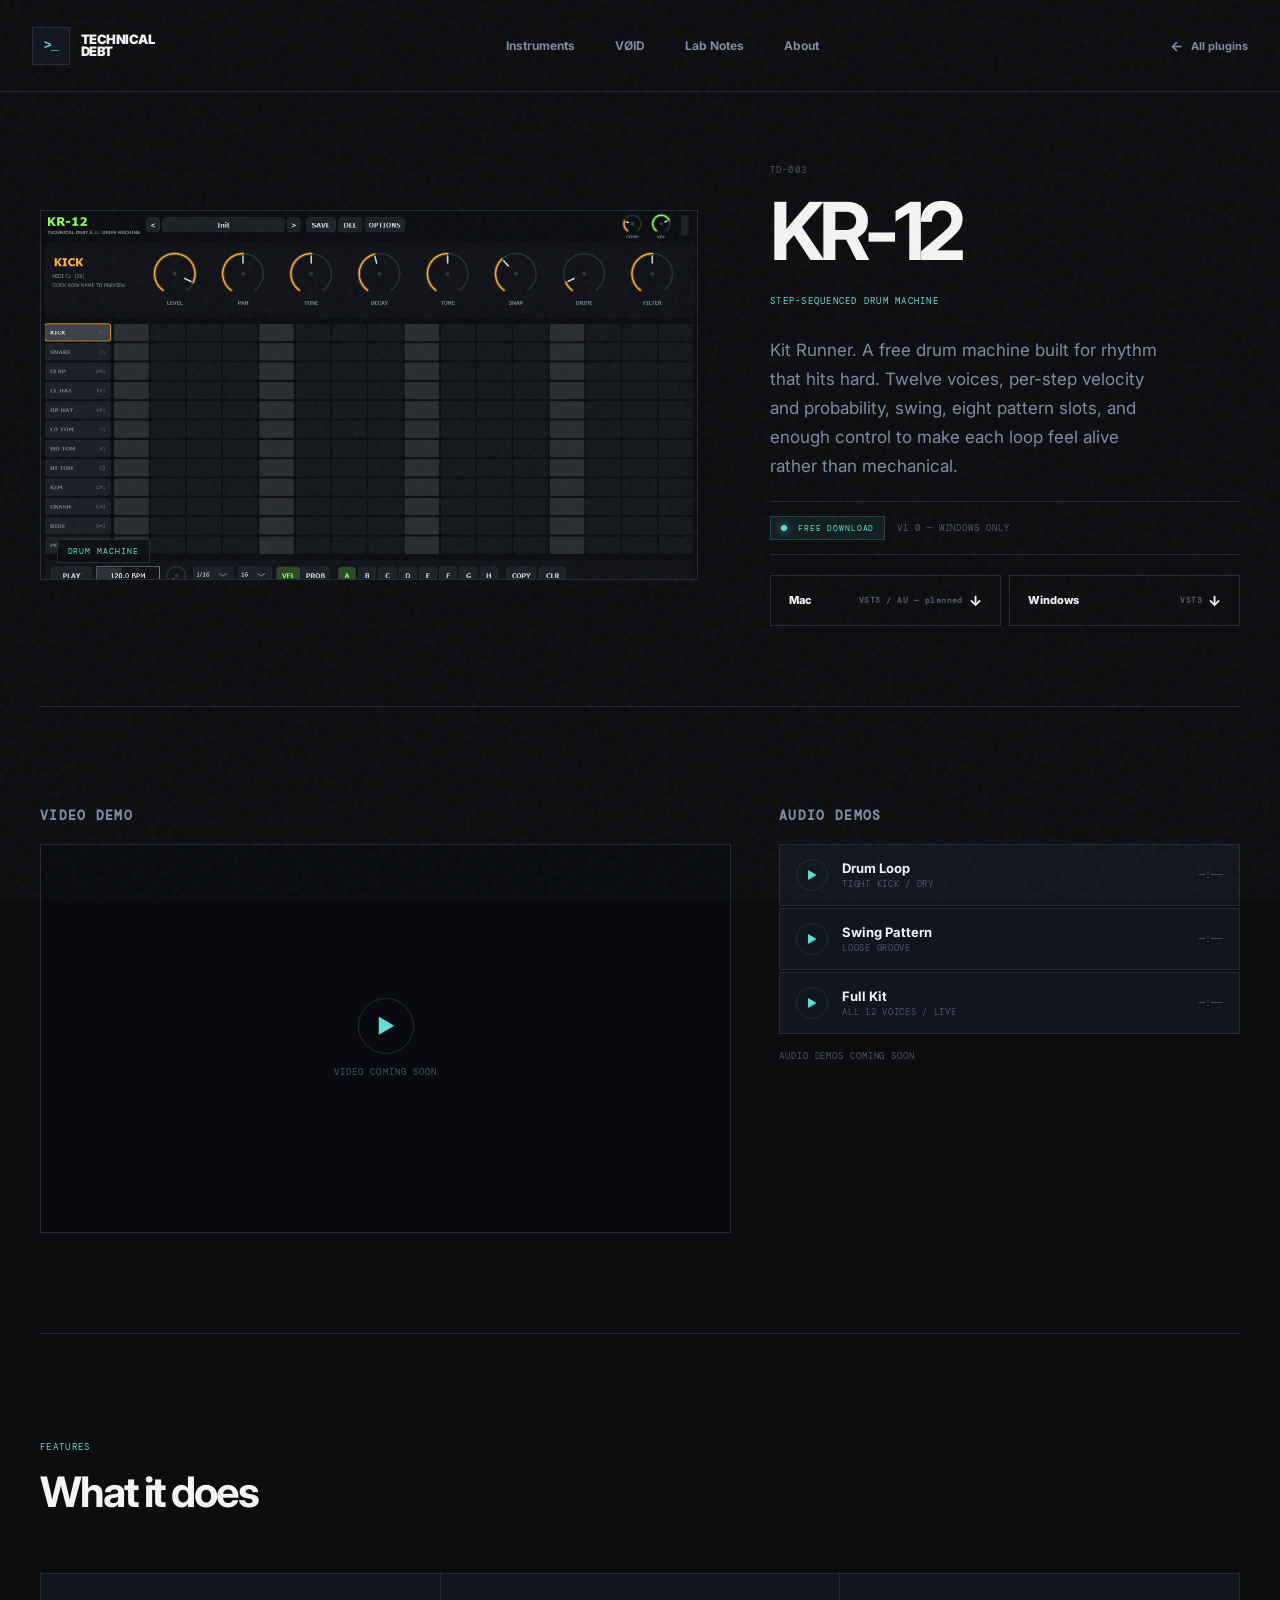
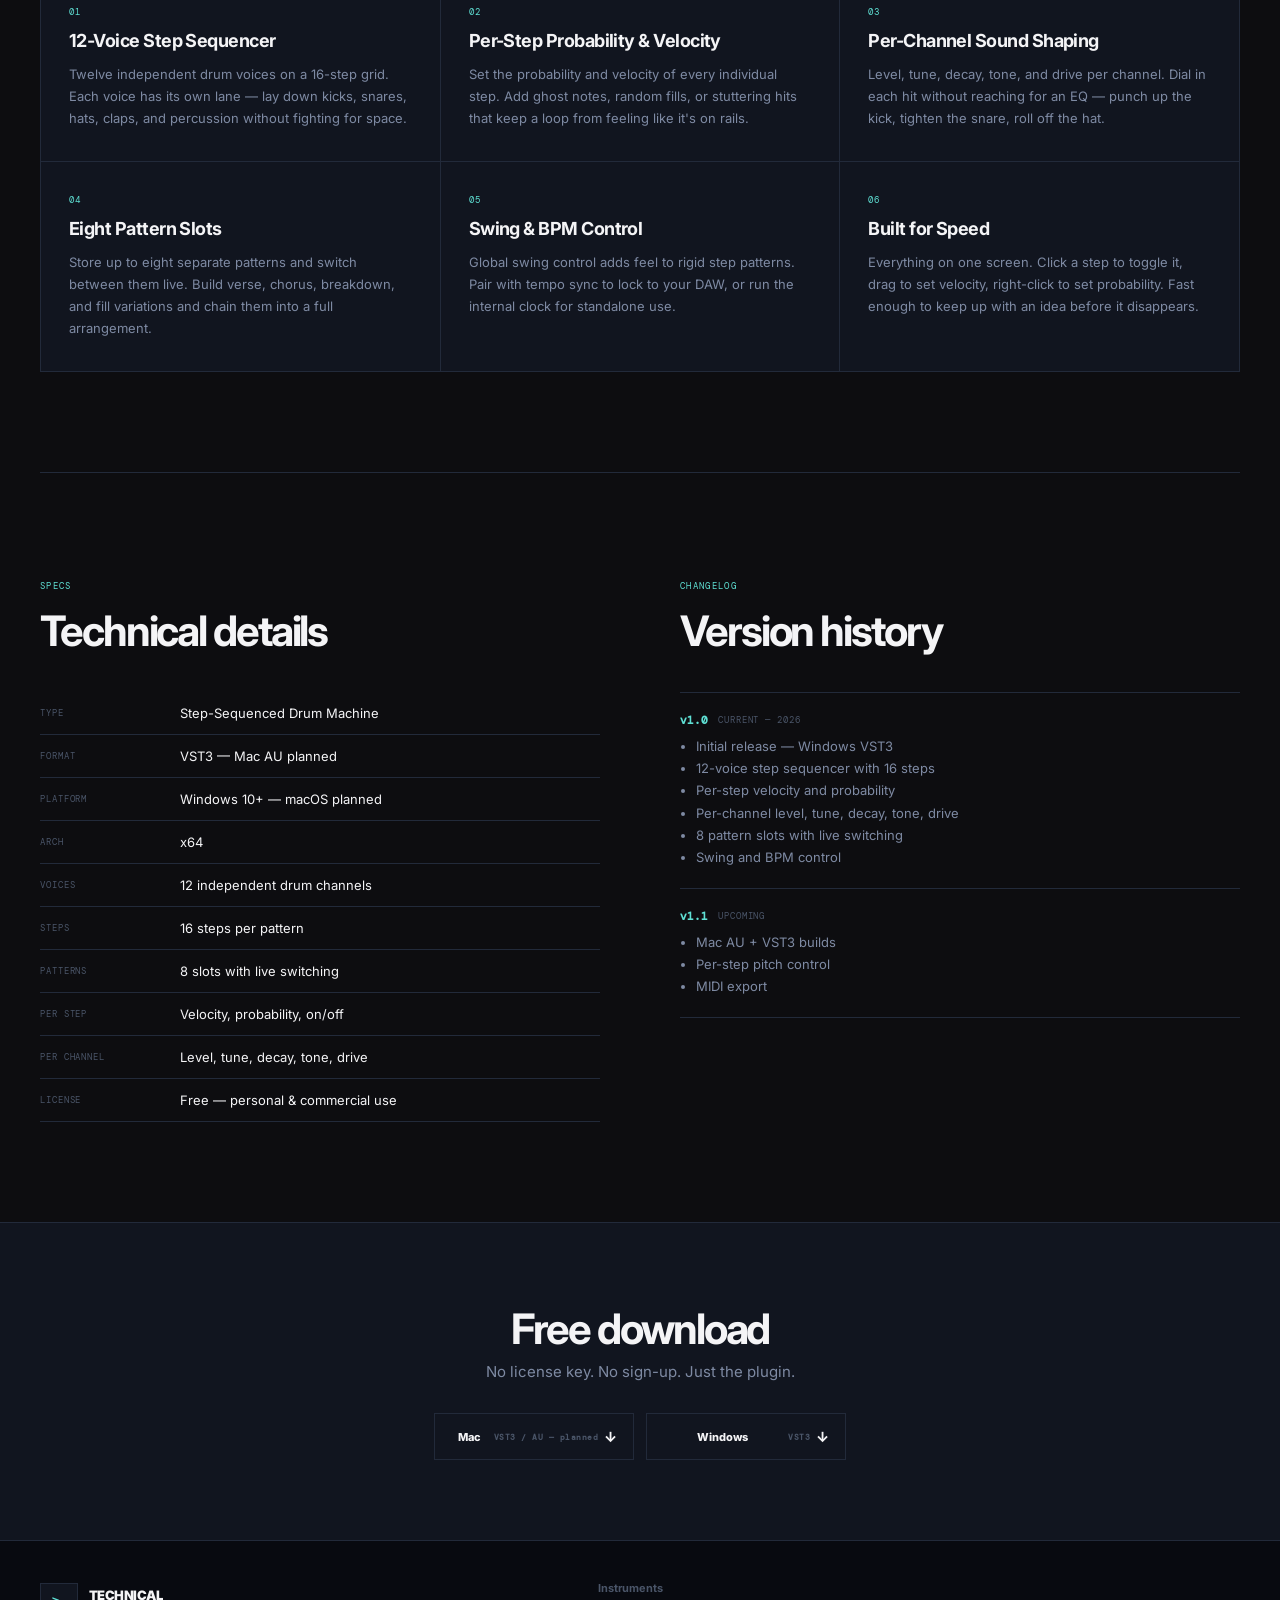
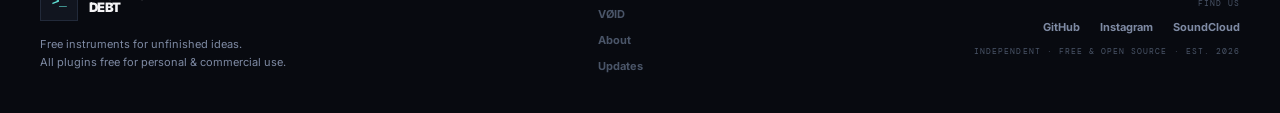
<file: kr-12.html>
<!doctype html>
<html lang="en">
<head>
  <meta charset="UTF-8">
  <meta name="viewport" content="width=device-width, initial-scale=1.0">
  <meta name="theme-color" content="#5fe0d4">
  <link rel="icon" href="favicon.ico" sizes="any">
  <link rel="icon" href="favicon.png" type="image/png">
  <link rel="apple-touch-icon" href="favicon.png">
  <meta name="description" content="KR-12 Kit Runner — Step-sequenced drum machine VST by Technical Debt. 12 voices, per-step probability, swing, pattern slots. Free for Windows.">
  <title>KR-12 — Technical Debt</title>
  <link rel="preconnect" href="https://fonts.googleapis.com">
  <link rel="preconnect" href="https://fonts.gstatic.com" crossorigin>
  <link href="https://fonts.googleapis.com/css2?family=DM+Mono:wght@400;500&family=Inter:wght@400;500;600;700;800;900&display=swap" rel="stylesheet">
  <link rel="stylesheet" href="style.css">
  <style>
    .plugin-hero { padding-top: 72px; padding-bottom: 80px; border-bottom: 1px solid var(--border); }
    .plugin-hero-inner { display: grid; grid-template-columns: 1.4fr 1fr; gap: 72px; align-items: center; }
    .plugin-screenshot { position: relative; aspect-ratio: 16/9; background: #080a10; border: 1px solid var(--border); overflow: hidden; }
    .plugin-screenshot img { width: 100%; height: 100%; object-fit: cover; object-position: top; }
    .plugin-screenshot-badge { position: absolute; bottom: 16px; left: 16px; padding: 6px 10px; background: rgba(13,13,16,.85); backdrop-filter: blur(8px); border: 1px solid var(--border); font-family: "DM Mono", monospace; font-size: 8px; letter-spacing: .12em; color: var(--teal); }
    .plugin-meta { display: flex; flex-direction: column; gap: 20px; }
    .plugin-id { font-family: "DM Mono", monospace; font-size: 9px; color: var(--dim); letter-spacing: .13em; }
    .plugin-hero h1 { margin: 0; font-size: 80px; line-height: .88; letter-spacing: -.08em; color: var(--text); }
    .plugin-type { font-family: "DM Mono", monospace; font-size: 9px; letter-spacing: .14em; color: var(--teal); }
    .plugin-tagline { margin: 0; font-size: 17px; line-height: 1.7; color: var(--muted); max-width: 400px; }
    .plugin-status-row { display: flex; align-items: center; gap: 12px; padding: 14px 0; border-top: 1px solid var(--border); border-bottom: 1px solid var(--border); }
    .plugin-status-row .status { position: static; padding: 6px 10px; background: rgba(95,224,212,.08); border: 1px solid rgba(95,224,212,.2); color: var(--teal); }
    .plugin-version { font-family: "DM Mono", monospace; font-size: 9px; color: var(--dim); letter-spacing: .1em; }
    .plugin-downloads { display: grid; grid-template-columns: 1fr 1fr; gap: 8px; }
    .plugin-downloads .download-btn { padding: 16px 18px; }
    .media-section { padding-block: 100px; border-bottom: 1px solid var(--border); }
    .media-grid { display: grid; grid-template-columns: 1.2fr .8fr; gap: 48px; align-items: start; }
    .video-block h2, .audio-block h2 { margin: 0 0 20px; font-size: 13px; font-weight: 700; letter-spacing: .1em; color: var(--muted); }
    .video-embed { position: relative; aspect-ratio: 16/9; background: #080a10; border: 1px solid var(--border); overflow: hidden; }
    .video-embed iframe { position: absolute; inset: 0; width: 100%; height: 100%; border: 0; }
    .video-placeholder { position: absolute; inset: 0; display: flex; flex-direction: column; align-items: center; justify-content: center; gap: 12px; color: var(--dim); }
    .video-placeholder .play-icon { width: 56px; height: 56px; border: 1px solid var(--border); border-radius: 50%; display: grid; place-items: center; font-size: 20px; color: var(--teal); }
    .video-placeholder p { margin: 0; font-family: "DM Mono", monospace; font-size: 9px; letter-spacing: .12em; }
    .demo-list { display: flex; flex-direction: column; gap: 2px; }
    .demo-track { display: flex; align-items: center; gap: 14px; padding: 14px 16px; background: var(--surface); border: 1px solid var(--border); cursor: pointer; transition: border-color .15s; }
    .demo-track:hover { border-color: var(--teal); }
    .demo-track.active { border-color: var(--teal); background: rgba(95,224,212,.06); }
    .demo-play { width: 32px; height: 32px; border: 1px solid var(--border); border-radius: 50%; display: grid; place-items: center; font-size: 11px; color: var(--teal); flex-shrink: 0; transition: .15s; }
    .demo-track.active .demo-play, .demo-track:hover .demo-play { background: var(--teal); color: var(--bg); border-color: var(--teal); }
    .demo-info { flex: 1; min-width: 0; }
    .demo-name { display: block; font-size: 13px; font-weight: 700; color: var(--text); white-space: nowrap; overflow: hidden; text-overflow: ellipsis; }
    .demo-desc { display: block; font-family: "DM Mono", monospace; font-size: 9px; color: var(--dim); letter-spacing: .08em; margin-top: 2px; }
    .demo-duration { font-family: "DM Mono", monospace; font-size: 10px; color: var(--dim); flex-shrink: 0; }
    .audio-player-bar { margin-top: 16px; padding: 14px 16px; background: var(--surface); border: 1px solid var(--border); display: none; }
    .audio-player-bar.visible { display: block; }
    .audio-player-bar audio { width: 100%; height: 32px; accent-color: var(--teal); }
    .audio-player-label { font-family: "DM Mono", monospace; font-size: 8px; letter-spacing: .1em; color: var(--teal); margin-bottom: 8px; }
    .features-section { padding-block: 100px; border-bottom: 1px solid var(--border); }
    .features-section h2 { margin: 12px 0 56px; font-size: 42px; letter-spacing: -.05em; color: var(--text); }
    .features-grid { display: grid; grid-template-columns: repeat(3, 1fr); gap: 1px; background: var(--border); border: 1px solid var(--border); }
    .feature-card { padding: 32px 28px; background: var(--surface); display: flex; flex-direction: column; gap: 12px; }
    .feature-num { font-family: "DM Mono", monospace; font-size: 9px; letter-spacing: .13em; color: var(--teal); }
    .feature-card h3 { margin: 0; font-size: 18px; letter-spacing: -.03em; color: var(--text); }
    .feature-card p { margin: 0; font-size: 13px; line-height: 1.7; color: var(--muted); }
    .specs-section { padding-block: 100px; }
    .specs-inner { display: grid; grid-template-columns: 1fr 1fr; gap: 80px; }
    .specs-section h2 { margin: 12px 0 36px; font-size: 42px; letter-spacing: -.05em; color: var(--text); }
    .spec-table { width: 100%; border-collapse: collapse; }
    .spec-table tr { border-bottom: 1px solid var(--border); }
    .spec-table td { padding: 13px 0; font-size: 13px; }
    .spec-table td:first-child { color: var(--dim); font-family: "DM Mono", monospace; font-size: 9px; letter-spacing: .1em; width: 140px; padding-right: 20px; }
    .spec-table td:last-child { color: var(--text); }
    .changelog { display: flex; flex-direction: column; gap: 0; }
    .changelog-entry { padding: 20px 0; border-bottom: 1px solid var(--border); }
    .changelog-entry:first-child { border-top: 1px solid var(--border); }
    .changelog-version { display: flex; align-items: center; gap: 10px; margin-bottom: 8px; }
    .changelog-version strong { font-family: "DM Mono", monospace; font-size: 11px; color: var(--teal); }
    .changelog-version span { font-family: "DM Mono", monospace; font-size: 9px; color: var(--dim); letter-spacing: .1em; }
    .changelog-entry ul { margin: 0; padding-left: 16px; }
    .changelog-entry li { font-size: 13px; color: var(--muted); line-height: 1.7; }
    .back-nav { display: inline-flex; align-items: center; gap: 8px; font-size: 11px; font-weight: 700; color: var(--muted); text-decoration: none; transition: color .15s; }
    .back-nav:hover { color: var(--teal); }
    .back-nav span { font-size: 14px; }
    .cta-strip { padding-block: 80px; background: var(--surface); border-top: 1px solid var(--border); text-align: center; }
    .cta-strip h2 { margin: 0 0 8px; font-size: 42px; letter-spacing: -.05em; color: var(--text); }
    .cta-strip p { margin: 0 0 32px; color: var(--muted); font-size: 15px; }
    .cta-buttons { display: inline-flex; gap: 12px; flex-wrap: wrap; justify-content: center; }
    .cta-buttons .download-btn { min-width: 200px; }
    @media (max-width: 900px) { .plugin-hero-inner { grid-template-columns: 1fr; gap: 40px; } .media-grid { grid-template-columns: 1fr; } .features-grid { grid-template-columns: 1fr 1fr; } .specs-inner { grid-template-columns: 1fr; gap: 60px; } }
    @media (max-width: 620px) { .plugin-hero h1 { font-size: 60px; } .features-grid { grid-template-columns: 1fr; } .plugin-downloads { grid-template-columns: 1fr; } }
  </style>
</head>
<body>
  <div class="grain"></div>
  <header>
    <a class="logo" href="index.html" aria-label="Technical Debt home">
      <span class="logo-icon"><span class="glyph">&gt;_</span><span class="accent-bar"></span></span>
      <span>TECHNICAL<br>DEBT</span>
    </a>
    <nav aria-label="Main navigation">
      <a href="index.html#instruments">Instruments</a>
      <a href="index.html#void">VØID</a>
      <a href="index.html#build">Lab Notes</a>
      <a href="index.html#about">About</a>
    </nav>
    <a class="back-nav" href="index.html"><span>&#8592;</span> All plugins</a>
  </header>

  <main>

    <section class="plugin-hero wrap">
      <div class="plugin-hero-inner">
        <div class="plugin-screenshot">
          <img src="assets/KR-12 VST.png" alt="KR-12 Kit Runner drum machine interface">
          <span class="plugin-screenshot-badge mono">DRUM MACHINE</span>
        </div>
        <div class="plugin-meta">
          <div class="plugin-id mono">TD-003</div>
          <h1>KR-12</h1>
          <p class="plugin-type">STEP-SEQUENCED DRUM MACHINE</p>
          <p class="plugin-tagline">Kit Runner. A free drum machine built for rhythm that hits hard. Twelve voices, per-step velocity and probability, swing, eight pattern slots, and enough control to make each loop feel alive rather than mechanical.</p>
          <div class="plugin-status-row">
            <span class="status mono status-available"><i></i> FREE DOWNLOAD</span>
            <span class="plugin-version mono">V1.0 &mdash; WINDOWS ONLY</span>
          </div>
          <div class="plugin-downloads">
            <a class="download-btn" href="#" data-download="KR-12" data-platform="mac">
              <span class="dl-os">Mac</span><span class="dl-fmt mono">VST3 / AU — planned</span><span class="dl-arrow">&#8595;</span>
            </a>
            <a class="download-btn" href="#" data-download="KR-12" data-platform="win">
              <span class="dl-os">Windows</span><span class="dl-fmt mono">VST3</span><span class="dl-arrow">&#8595;</span>
            </a>
          </div>
        </div>
      </div>
    </section>

    <section class="media-section wrap">
      <div class="media-grid">
        <div class="video-block">
          <h2 class="mono">VIDEO DEMO</h2>
          <div class="video-embed">
            <!-- Uncomment and replace YOUR_VIDEO_ID when ready -->
            <!--
            <iframe src="https://www.youtube.com/embed/YOUR_VIDEO_ID?rel=0&modestbranding=1" title="KR-12 demo" allow="accelerometer; autoplay; clipboard-write; encrypted-media; gyroscope; picture-in-picture" allowfullscreen></iframe>
            -->
            <div class="video-placeholder">
              <div class="play-icon">▶</div>
              <p>VIDEO COMING SOON</p>
            </div>
          </div>
        </div>
        <div class="audio-block">
          <h2 class="mono">AUDIO DEMOS</h2>
          <div class="demo-list" id="demo-list">
            <div class="demo-track" data-src="" data-label="Drum Loop — Tight Kick">
              <div class="demo-play">▶</div>
              <div class="demo-info"><span class="demo-name">Drum Loop</span><span class="demo-desc">TIGHT KICK / DRY</span></div>
              <span class="demo-duration mono">—:——</span>
            </div>
            <div class="demo-track" data-src="" data-label="Swing Pattern — Loose Groove">
              <div class="demo-play">▶</div>
              <div class="demo-info"><span class="demo-name">Swing Pattern</span><span class="demo-desc">LOOSE GROOVE</span></div>
              <span class="demo-duration mono">—:——</span>
            </div>
            <div class="demo-track" data-src="" data-label="Full Kit — All 12 Voices">
              <div class="demo-play">▶</div>
              <div class="demo-info"><span class="demo-name">Full Kit</span><span class="demo-desc">ALL 12 VOICES / LIVE</span></div>
              <span class="demo-duration mono">—:——</span>
            </div>
          </div>
          <div class="audio-player-bar" id="audio-player-bar">
            <div class="audio-player-label mono" id="now-playing-label">NOW PLAYING</div>
            <audio id="audio-player" controls></audio>
          </div>
          <p style="margin-top:16px; font-family:'DM Mono',monospace; font-size:9px; color:var(--dim); letter-spacing:.1em;">AUDIO DEMOS COMING SOON</p>
        </div>
      </div>
    </section>

    <section class="features-section wrap">
      <span class="mono index">FEATURES</span>
      <h2>What it does</h2>
      <div class="features-grid">

        <div class="feature-card">
          <span class="feature-num mono">01</span>
          <h3>12-Voice Step Sequencer</h3>
          <p>Twelve independent drum voices on a 16-step grid. Each voice has its own lane — lay down kicks, snares, hats, claps, and percussion without fighting for space.</p>
        </div>

        <div class="feature-card">
          <span class="feature-num mono">02</span>
          <h3>Per-Step Probability & Velocity</h3>
          <p>Set the probability and velocity of every individual step. Add ghost notes, random fills, or stuttering hits that keep a loop from feeling like it's on rails.</p>
        </div>

        <div class="feature-card">
          <span class="feature-num mono">03</span>
          <h3>Per-Channel Sound Shaping</h3>
          <p>Level, tune, decay, tone, and drive per channel. Dial in each hit without reaching for an EQ — punch up the kick, tighten the snare, roll off the hat.</p>
        </div>

        <div class="feature-card">
          <span class="feature-num mono">04</span>
          <h3>Eight Pattern Slots</h3>
          <p>Store up to eight separate patterns and switch between them live. Build verse, chorus, breakdown, and fill variations and chain them into a full arrangement.</p>
        </div>

        <div class="feature-card">
          <span class="feature-num mono">05</span>
          <h3>Swing & BPM Control</h3>
          <p>Global swing control adds feel to rigid step patterns. Pair with tempo sync to lock to your DAW, or run the internal clock for standalone use.</p>
        </div>

        <div class="feature-card">
          <span class="feature-num mono">06</span>
          <h3>Built for Speed</h3>
          <p>Everything on one screen. Click a step to toggle it, drag to set velocity, right-click to set probability. Fast enough to keep up with an idea before it disappears.</p>
        </div>

      </div>
    </section>

    <section class="specs-section wrap">
      <div class="specs-inner">
        <div>
          <span class="mono index">SPECS</span>
          <h2>Technical details</h2>
          <table class="spec-table">
            <tr><td>TYPE</td><td>Step-Sequenced Drum Machine</td></tr>
            <tr><td>FORMAT</td><td>VST3 — Mac AU planned</td></tr>
            <tr><td>PLATFORM</td><td>Windows 10+ — macOS planned</td></tr>
            <tr><td>ARCH</td><td>x64</td></tr>
            <tr><td>VOICES</td><td>12 independent drum channels</td></tr>
            <tr><td>STEPS</td><td>16 steps per pattern</td></tr>
            <tr><td>PATTERNS</td><td>8 slots with live switching</td></tr>
            <tr><td>PER STEP</td><td>Velocity, probability, on/off</td></tr>
            <tr><td>PER CHANNEL</td><td>Level, tune, decay, tone, drive</td></tr>
            <tr><td>LICENSE</td><td>Free — personal &amp; commercial use</td></tr>
          </table>
        </div>
        <div>
          <span class="mono index">CHANGELOG</span>
          <h2>Version history</h2>
          <div class="changelog">
            <div class="changelog-entry">
              <div class="changelog-version">
                <strong>v1.0</strong>
                <span>CURRENT &mdash; 2026</span>
              </div>
              <ul>
                <li>Initial release — Windows VST3</li>
                <li>12-voice step sequencer with 16 steps</li>
                <li>Per-step velocity and probability</li>
                <li>Per-channel level, tune, decay, tone, drive</li>
                <li>8 pattern slots with live switching</li>
                <li>Swing and BPM control</li>
              </ul>
            </div>
            <div class="changelog-entry">
              <div class="changelog-version">
                <strong>v1.1</strong>
                <span>UPCOMING</span>
              </div>
              <ul>
                <li>Mac AU + VST3 builds</li>
                <li>Per-step pitch control</li>
                <li>MIDI export</li>
              </ul>
            </div>
          </div>
        </div>
      </div>
    </section>

    <div class="cta-strip">
      <div class="wrap">
        <h2>Free download</h2>
        <p>No license key. No sign-up. Just the plugin.</p>
        <div class="cta-buttons">
          <a class="download-btn" href="#" data-download="KR-12" data-platform="mac">
            <span class="dl-os">Mac</span><span class="dl-fmt mono">VST3 / AU — planned</span><span class="dl-arrow">&#8595;</span>
          </a>
          <a class="download-btn" href="#" data-download="KR-12" data-platform="win">
            <span class="dl-os">Windows</span><span class="dl-fmt mono">VST3</span><span class="dl-arrow">&#8595;</span>
          </a>
        </div>
      </div>
    </div>

  </main>

  <footer>
    <div class="wrap footer-inner">
      <div class="footer-left">
        <a class="logo" href="index.html" aria-label="Technical Debt home">
          <span class="logo-icon"><span class="glyph">&gt;_</span><span class="accent-bar"></span></span>
          <span>TECHNICAL<br>DEBT</span>
        </a>
        <p>Free instruments for unfinished ideas.<br>All plugins free for personal &amp; commercial use.</p>
      </div>
      <nav class="footer-nav" aria-label="Footer navigation">
        <a href="index.html#instruments">Instruments</a>
        <a href="index.html#void">VØID</a>
        <a href="index.html#about">About</a>
        <a href="index.html#updates">Updates</a>
      </nav>
      <div class="footer-socials">
        <span class="mono">FIND US</span>
        <div class="social-links">
          <a href="#" aria-label="GitHub">GitHub</a>
          <a href="#" aria-label="Instagram">Instagram</a>
          <a href="#" aria-label="SoundCloud">SoundCloud</a>
        </div>
        <span class="mono footer-copy">INDEPENDENT &middot; FREE &amp; OPEN SOURCE &middot; EST. 2026</span>
      </div>
    </div>
  </footer>

  <div class="toast" id="toast" role="status"></div>

  <script>
    const downloads = {
      "KR-12": {
        win: "https://github.com/cjdanoy/technical-debt/releases/download/KR-12/KR-12.vst3",
      },
    };
    const toast = document.querySelector("#toast");
    function showToast(msg) { toast.textContent = msg; toast.classList.add("show"); clearTimeout(showToast.t); showToast.t = setTimeout(() => toast.classList.remove("show"), 2600); }
    document.querySelectorAll("[data-download]").forEach(link => {
      link.addEventListener("click", e => {
        e.preventDefault();
        const f = downloads[link.dataset.download];
        if (f && f[link.dataset.platform]) window.location.href = f[link.dataset.platform];
        else showToast(`KR-12 for ${link.dataset.platform === "mac" ? "Mac" : "Windows"} — coming soon.`);
      });
    });
    document.querySelectorAll(".demo-track").forEach(track => {
      track.addEventListener("click", () => {
        if (!track.dataset.src) { showToast("Audio demo coming soon."); return; }
        document.querySelectorAll(".demo-track").forEach(t => t.classList.remove("active"));
        track.classList.add("active");
        const player = document.getElementById("audio-player");
        document.getElementById("now-playing-label").textContent = track.dataset.label;
        document.getElementById("audio-player-bar").classList.add("visible");
        player.src = track.dataset.src;
        player.play();
      });
    });
    const header = document.querySelector("header");
    window.addEventListener("scroll", () => header.classList.toggle("scrolled", window.scrollY > 40), { passive: true });
  </script>
</body>
</html>
</file>
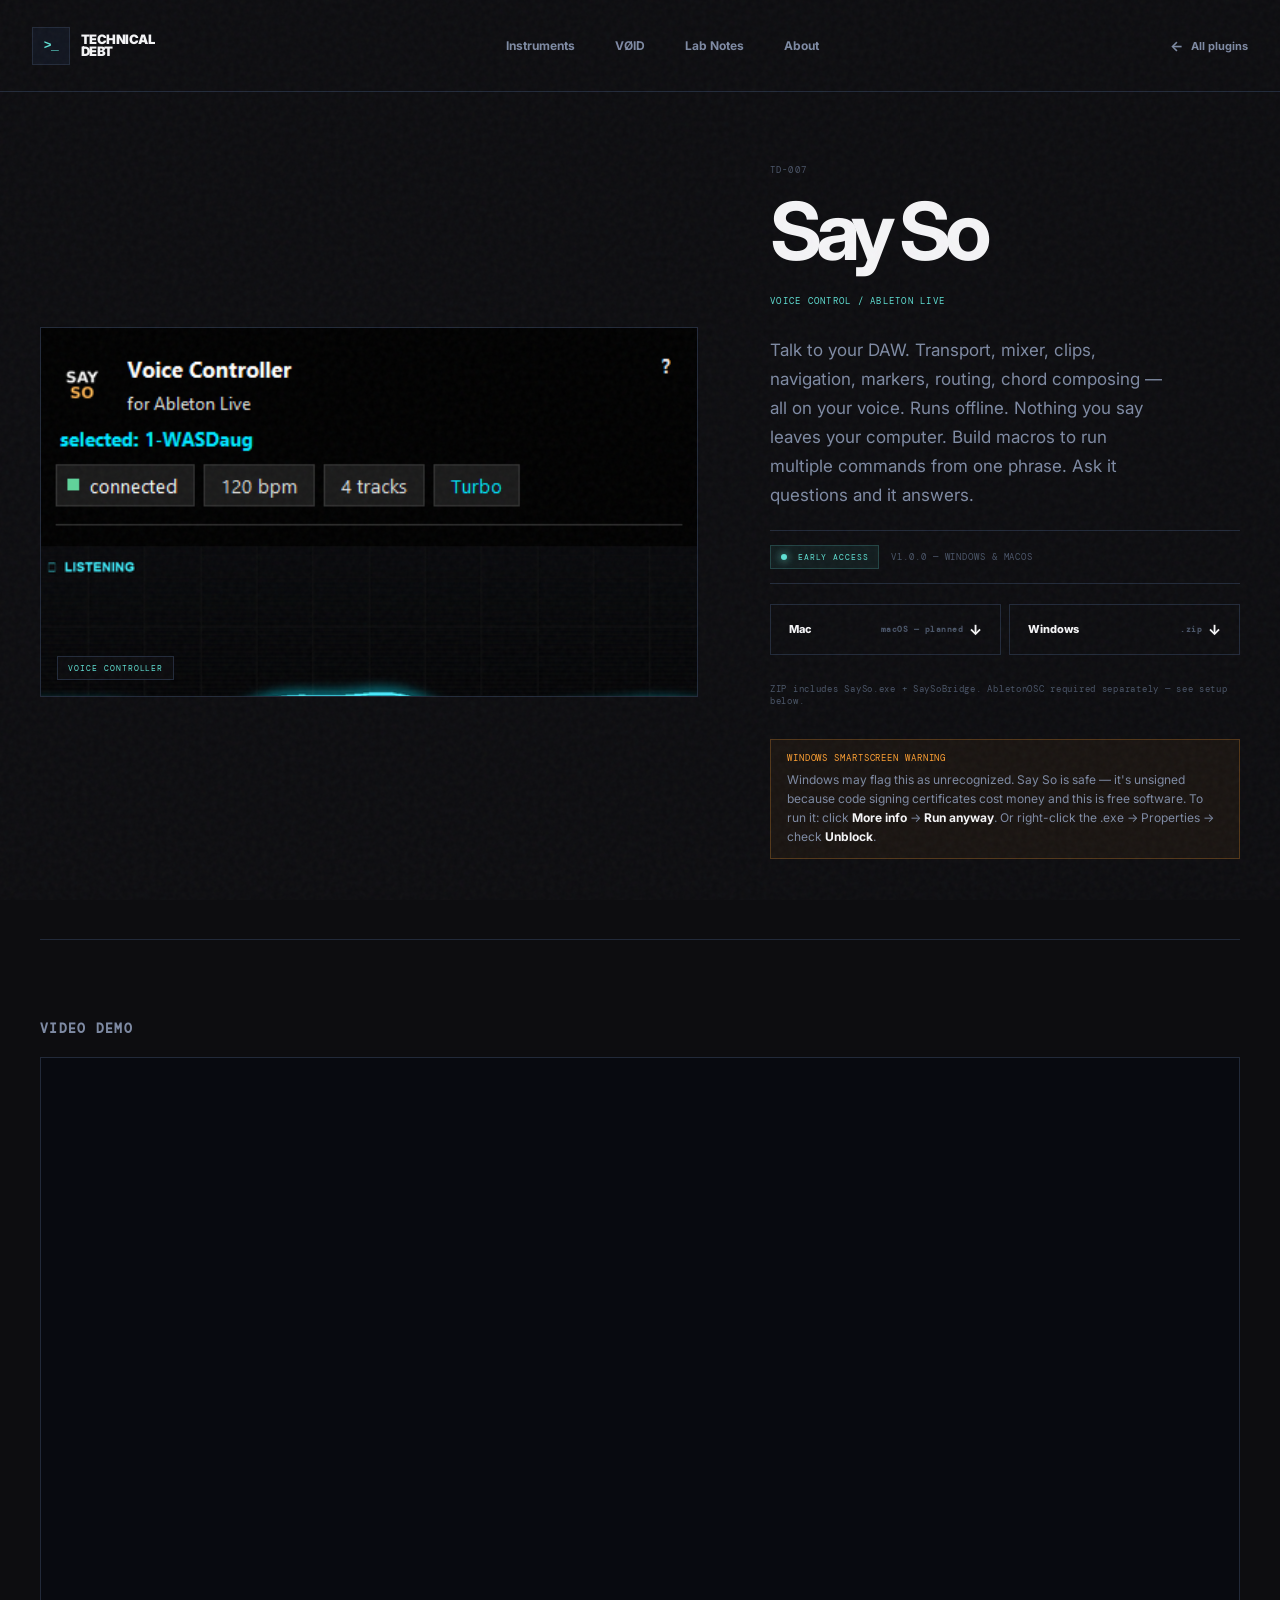
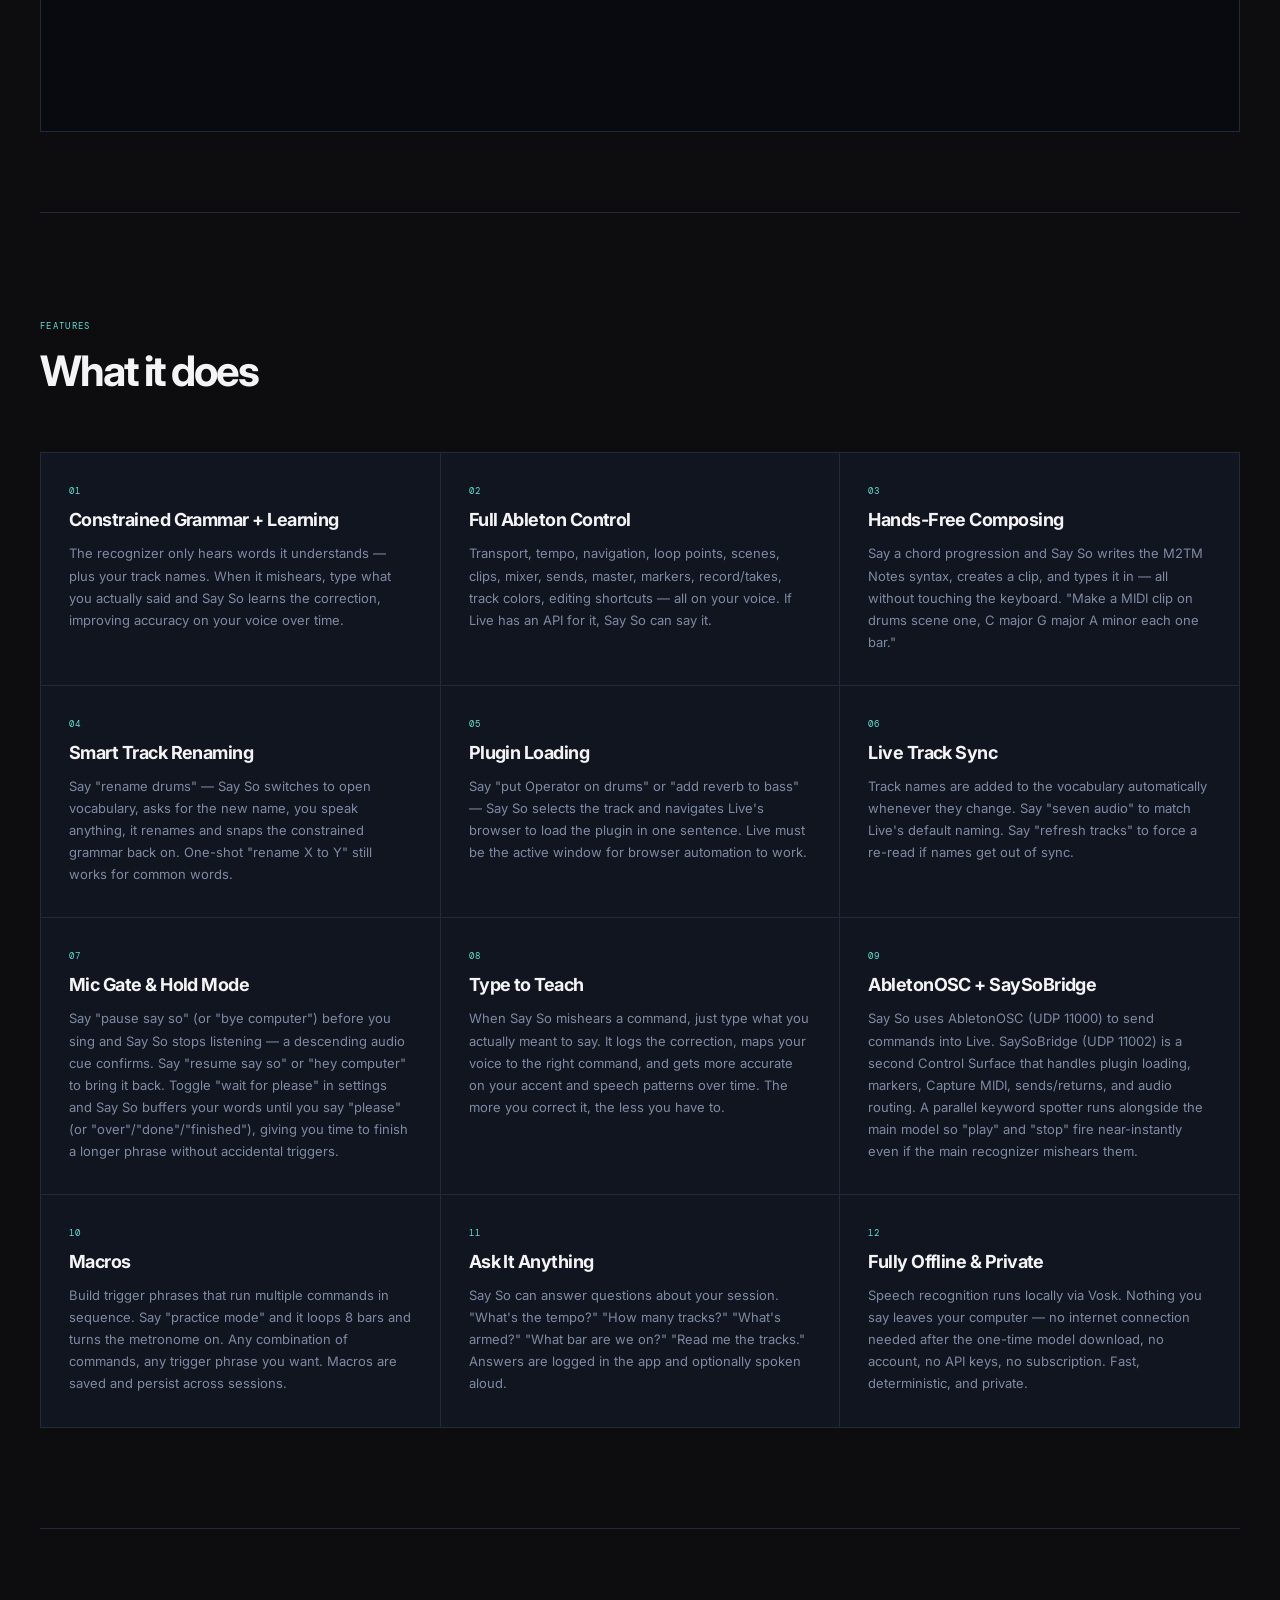
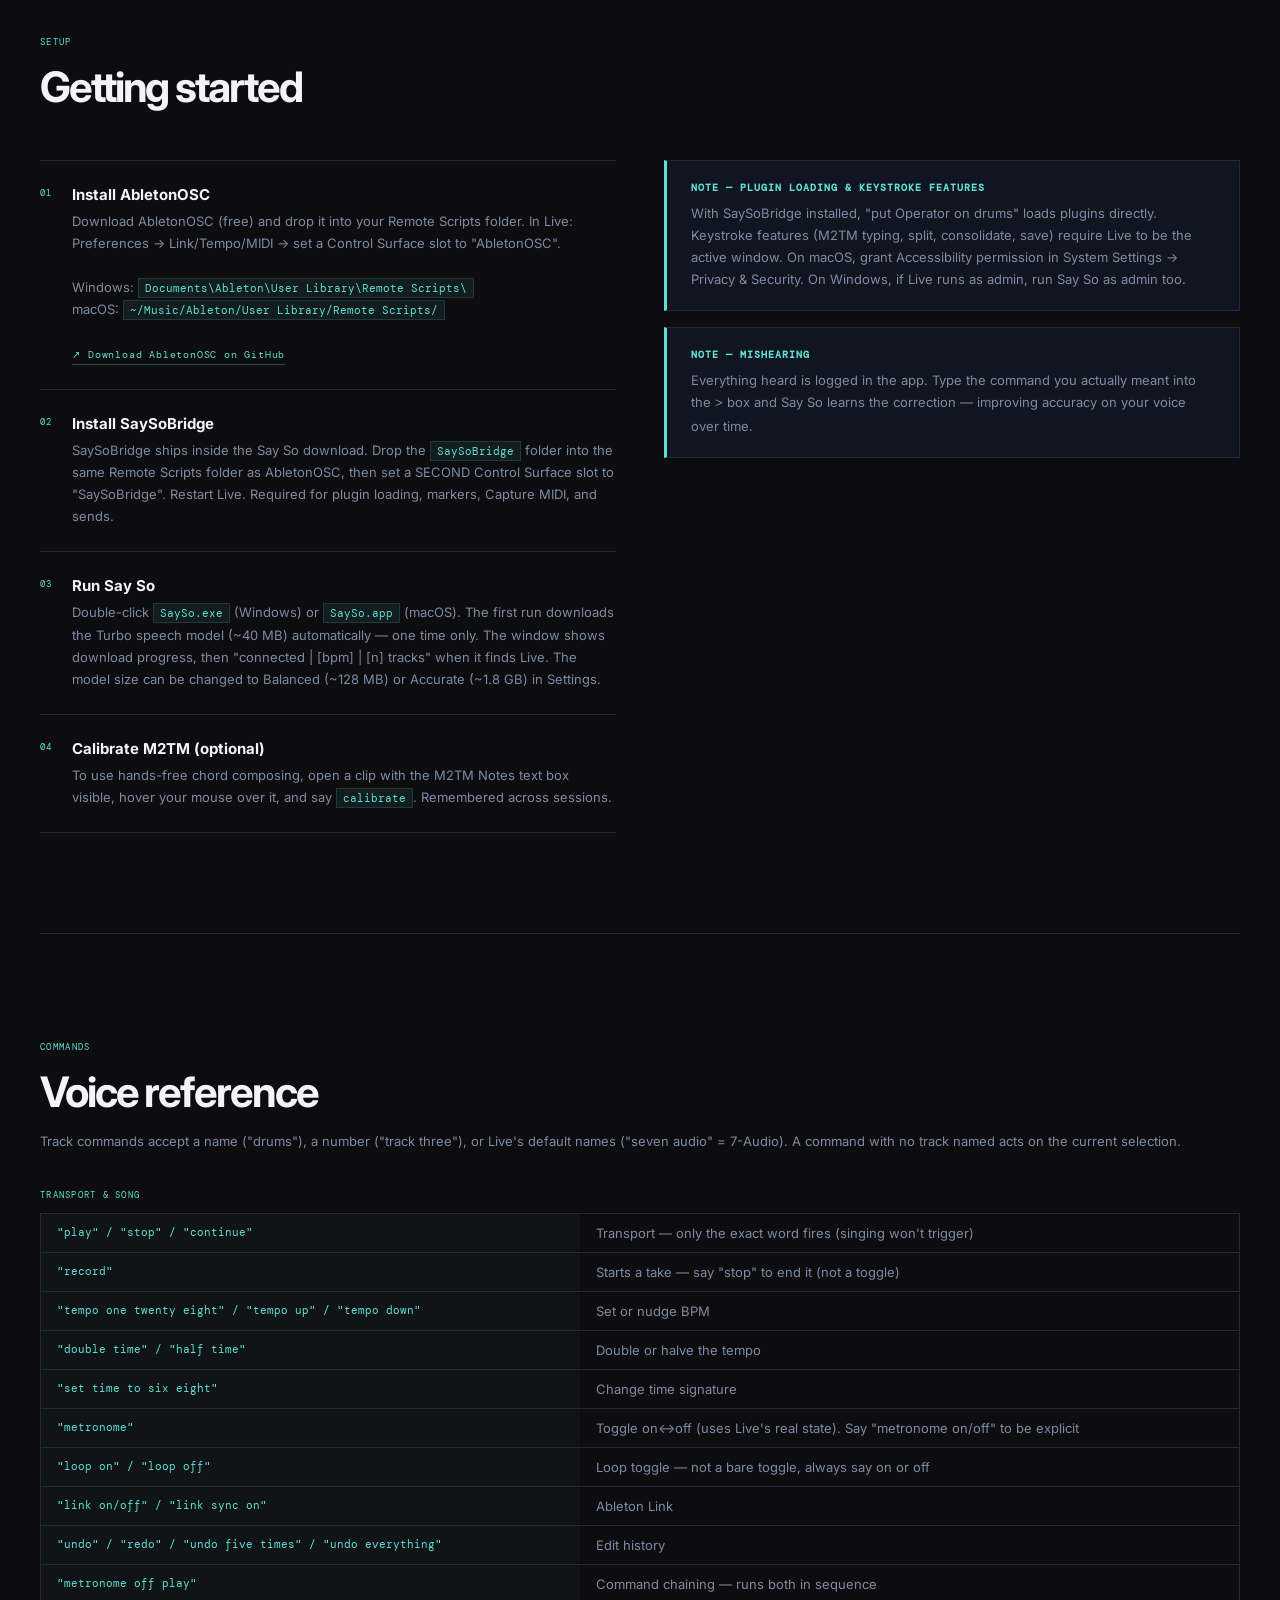
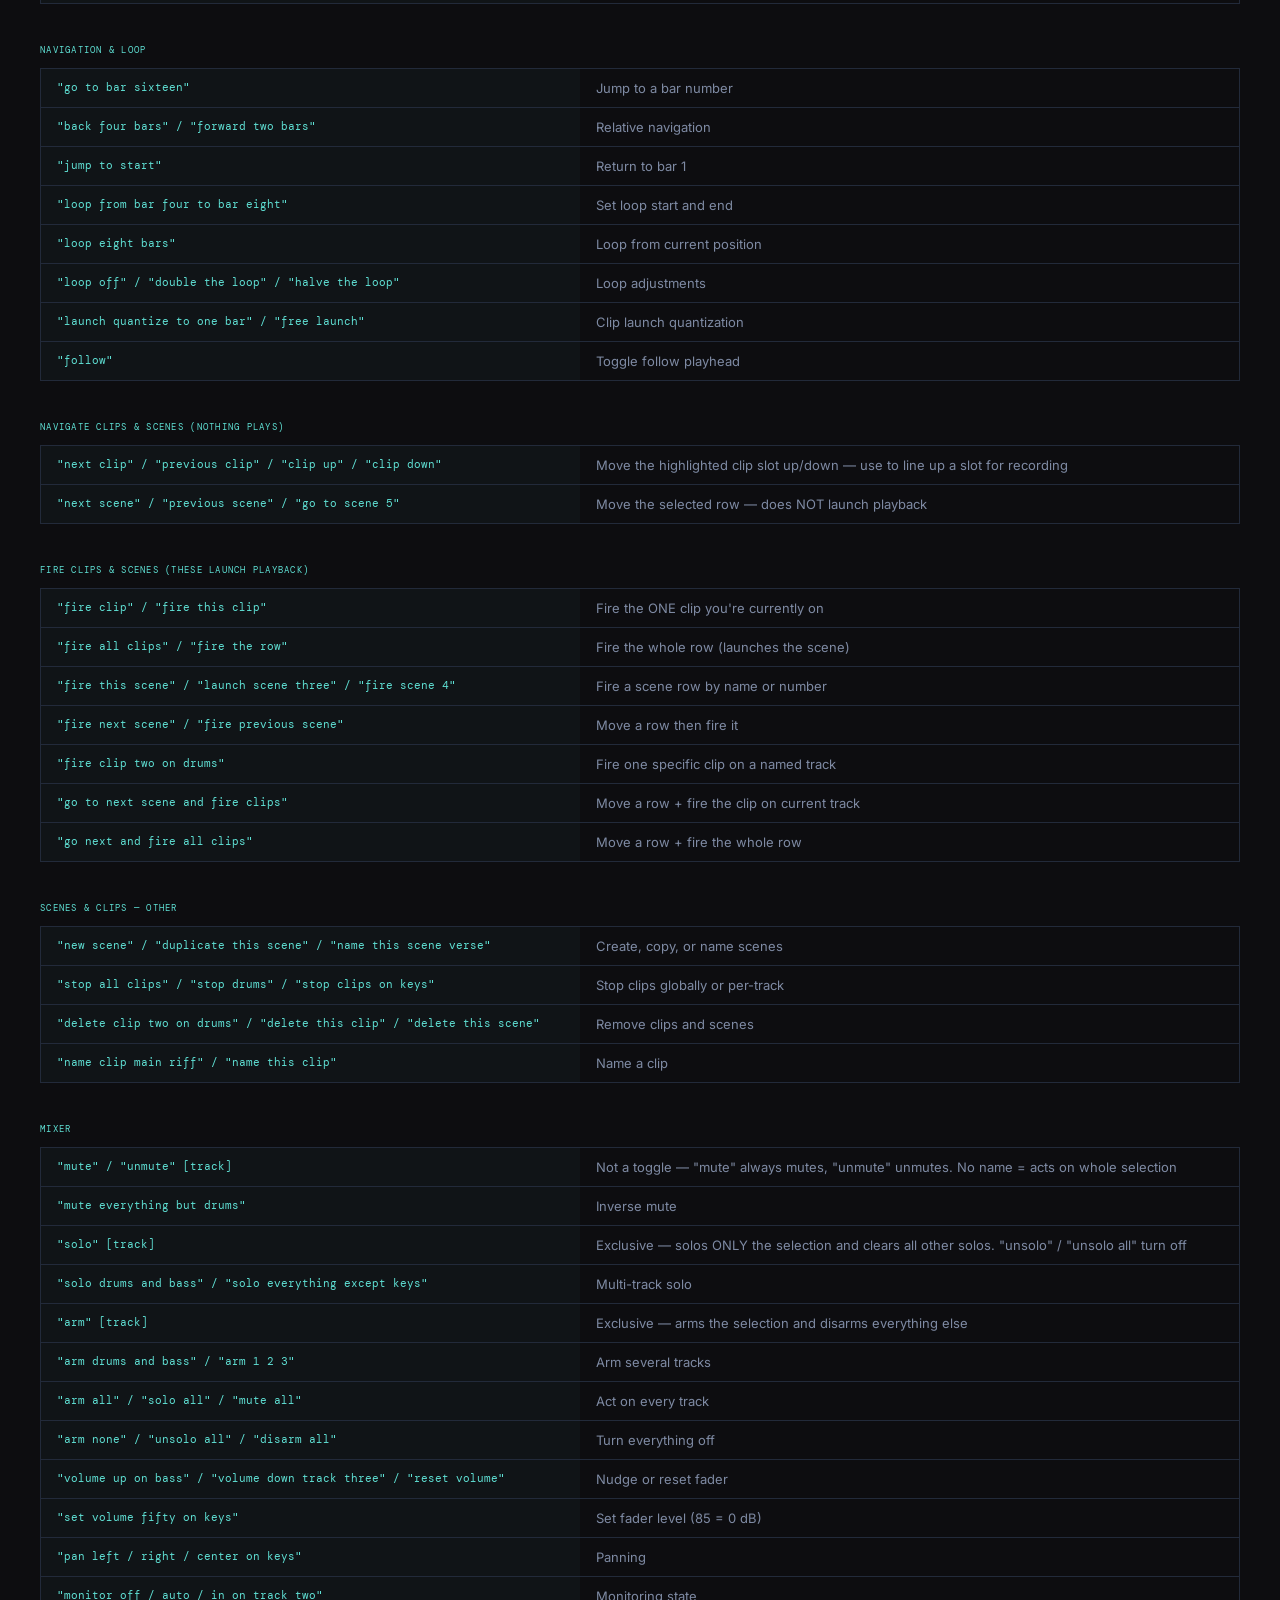
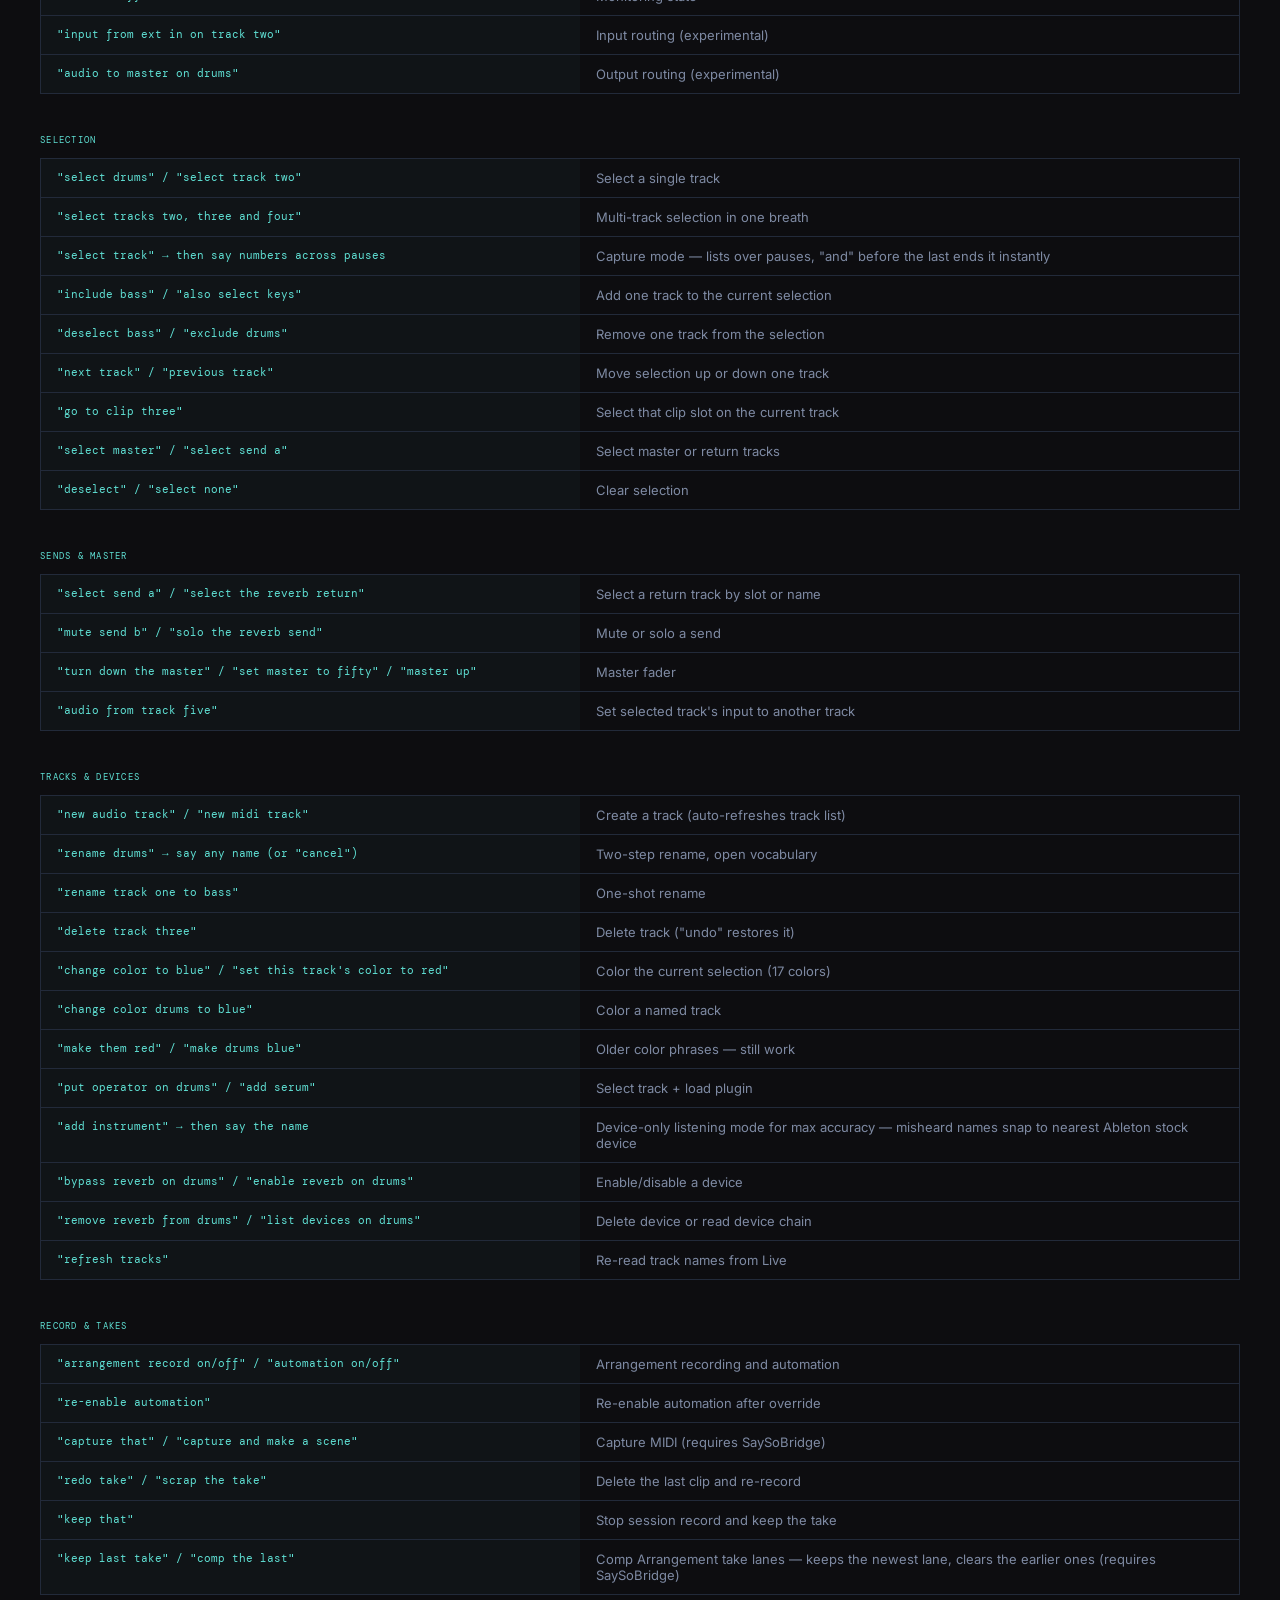
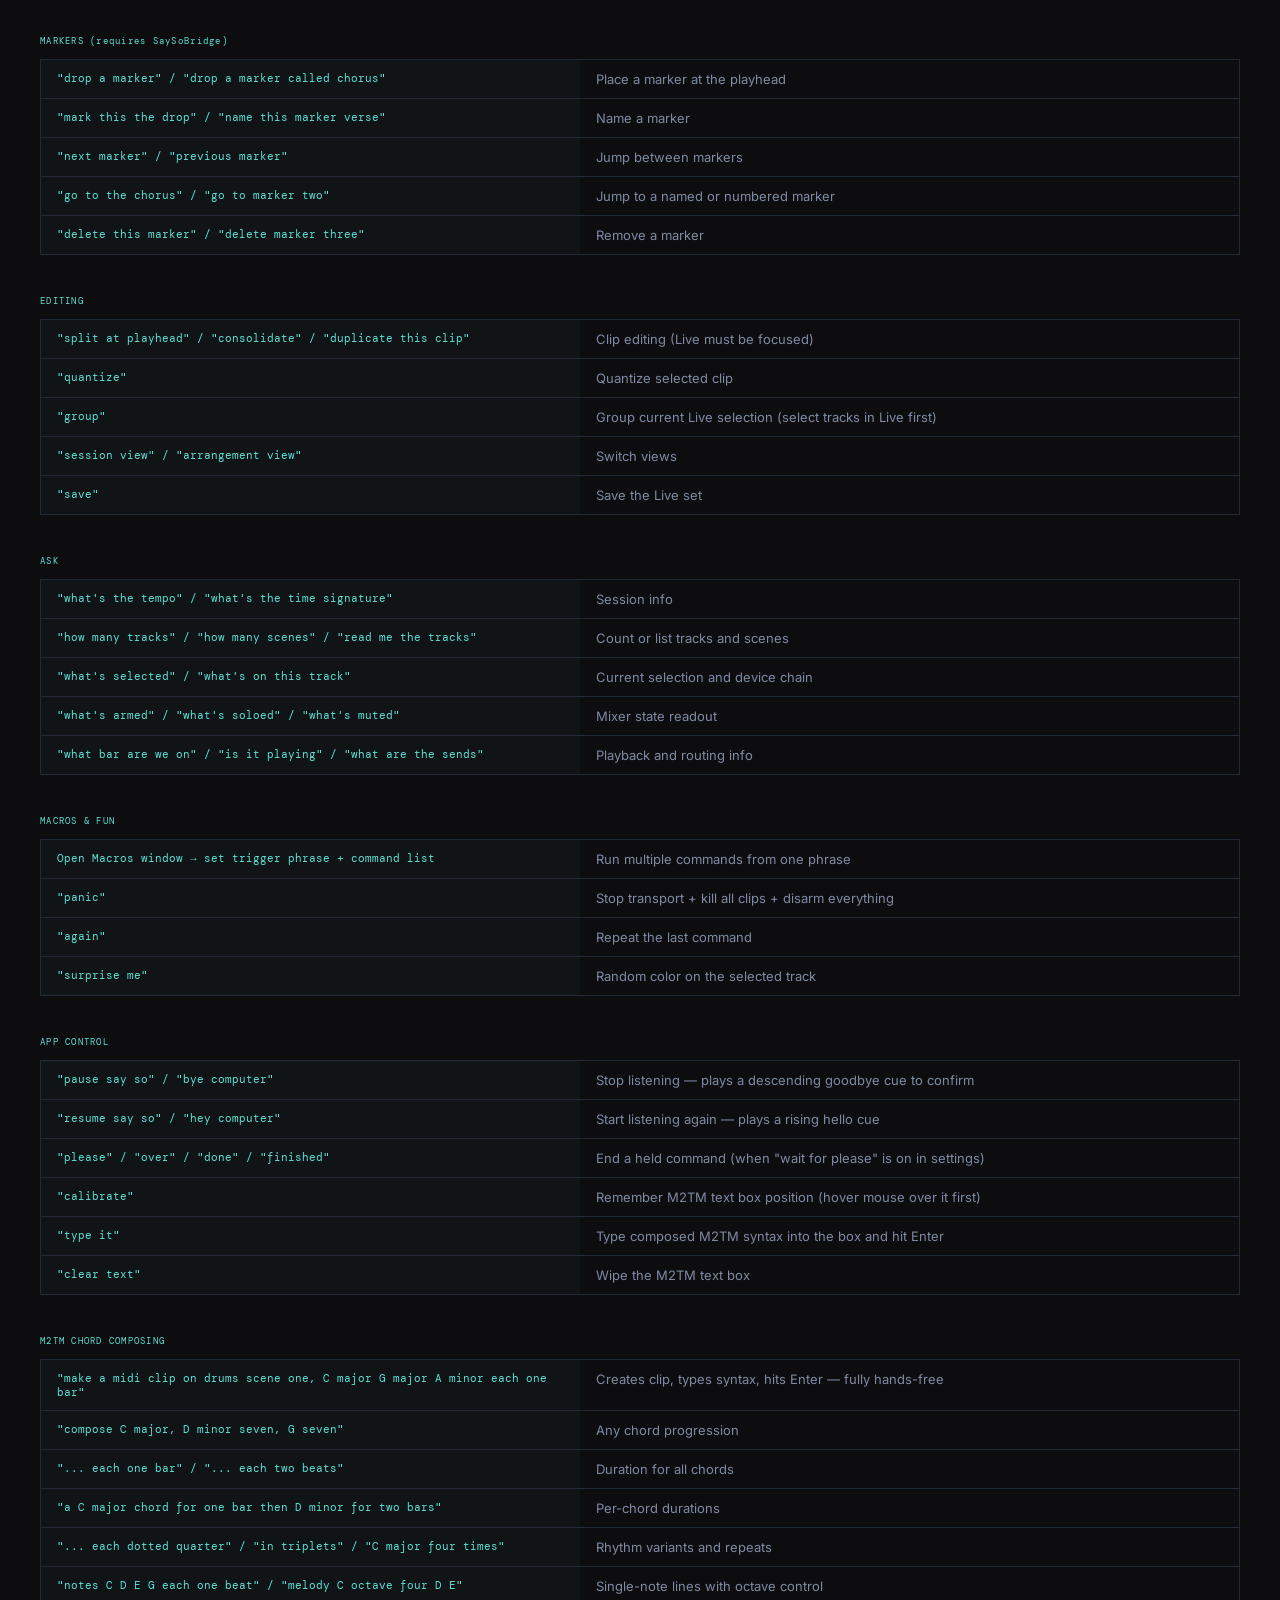
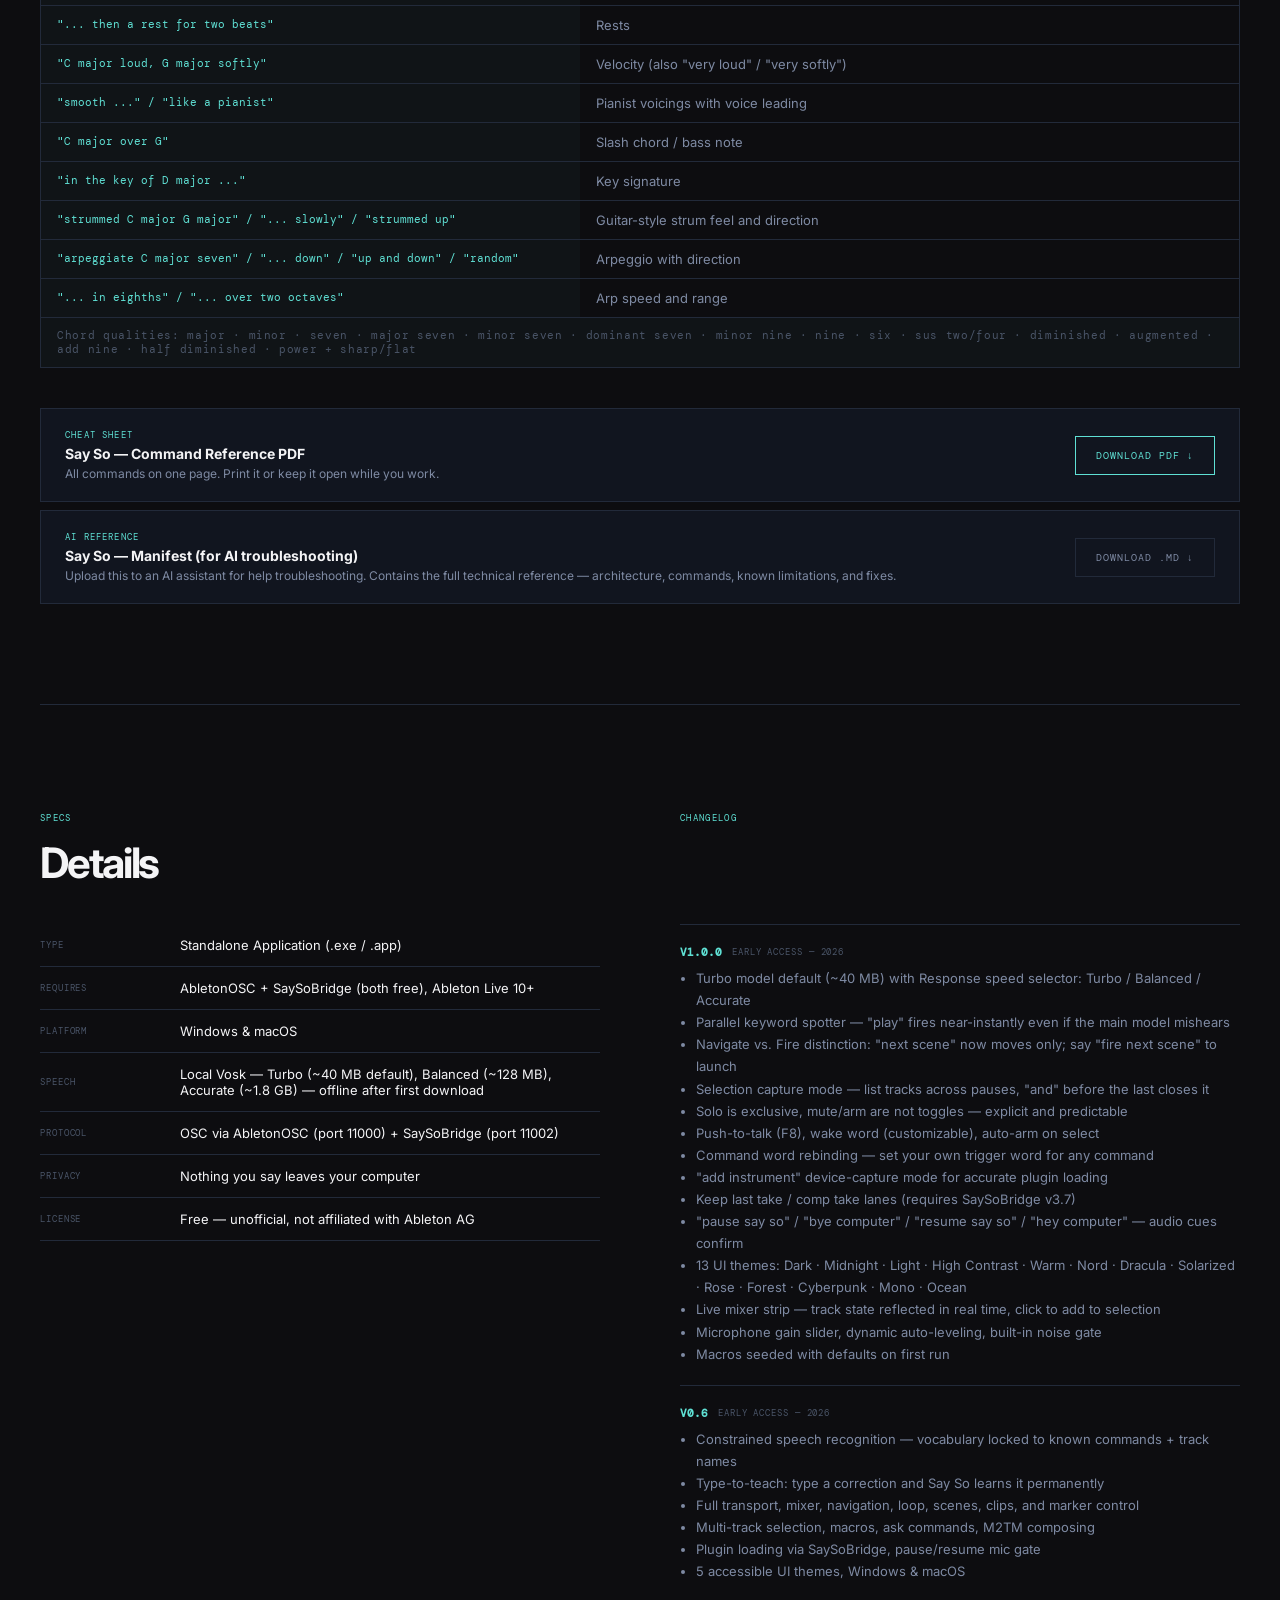
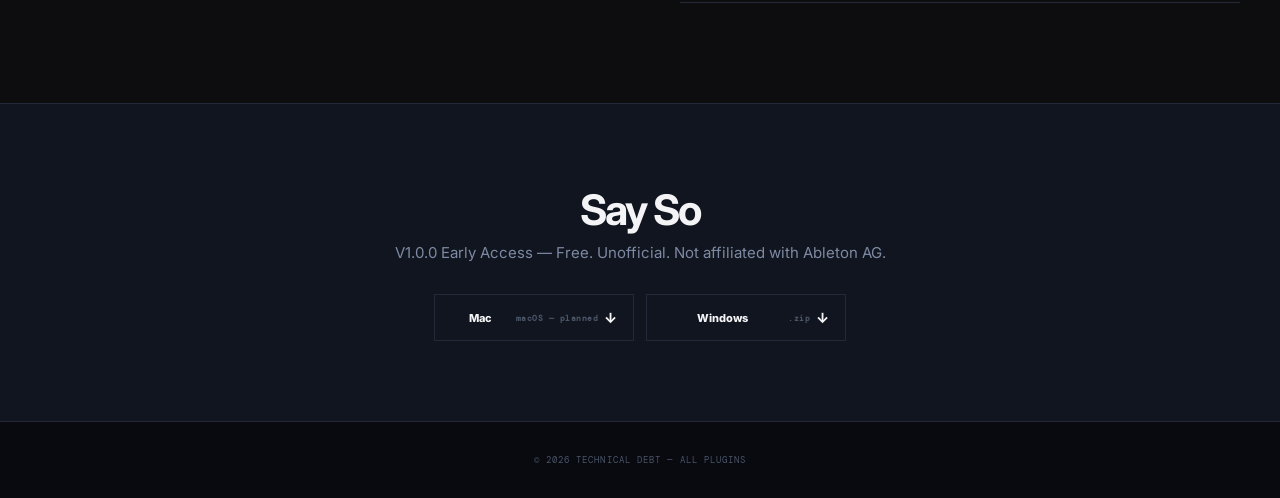
<file: sayso.html>
<!doctype html>
<html lang="en">
<head>
  <meta charset="UTF-8">
  <meta name="viewport" content="width=device-width, initial-scale=1.0">
  <meta name="theme-color" content="#5fe0d4">
  <link rel="icon" href="favicon.ico" sizes="any">
  <link rel="icon" href="favicon.png" type="image/png">
  <link rel="apple-touch-icon" href="favicon.png">
  <meta name="description" content="Say So — Voice control for Ableton Live by Technical Debt. Hands-free DAW control with constrained speech recognition and M2TM chord composing.">
  <title>Say So — Technical Debt</title>
  <link rel="preconnect" href="https://fonts.googleapis.com">
  <link rel="preconnect" href="https://fonts.gstatic.com" crossorigin>
  <link href="https://fonts.googleapis.com/css2?family=DM+Mono:wght@400;500&family=Inter:wght@400;500;600;700;800;900&display=swap" rel="stylesheet">
  <link rel="stylesheet" href="style.css">
  <style>
    /* ── Plugin page specific ── */
    .plugin-hero {
      padding-top: 72px;
      padding-bottom: 80px;
      border-bottom: 1px solid var(--border);
    }
    .plugin-hero-inner {
      display: grid;
      grid-template-columns: 1.4fr 1fr;
      gap: 72px;
      align-items: center;
    }
    .plugin-screenshot {
      position: relative;
      aspect-ratio: 16/9;
      background: #080a10;
      border: 1px solid var(--border);
      overflow: hidden;
    }
    .plugin-screenshot img {
      width: 100%;
      height: 100%;
      object-fit: cover;
      object-position: top;
    }
    .plugin-screenshot-badge {
      position: absolute;
      bottom: 16px;
      left: 16px;
      padding: 6px 10px;
      background: rgba(13,13,16,.85);
      backdrop-filter: blur(8px);
      border: 1px solid var(--border);
      font-family: "DM Mono", monospace;
      font-size: 8px;
      letter-spacing: .12em;
      color: var(--teal);
    }
    .plugin-meta {
      display: flex;
      flex-direction: column;
      gap: 20px;
    }
    .plugin-id {
      font-family: "DM Mono", monospace;
      font-size: 9px;
      color: var(--dim);
      letter-spacing: .13em;
    }
    .plugin-hero h1 {
      margin: 0;
      font-size: 80px;
      line-height: .88;
      letter-spacing: -.08em;
      color: var(--text);
    }
    .plugin-type {
      font-family: "DM Mono", monospace;
      font-size: 9px;
      letter-spacing: .14em;
      color: var(--teal);
    }
    .plugin-tagline {
      margin: 0;
      font-size: 17px;
      line-height: 1.7;
      color: var(--muted);
      max-width: 400px;
    }
    .plugin-status-row {
      display: flex;
      align-items: center;
      gap: 12px;
      padding: 14px 0;
      border-top: 1px solid var(--border);
      border-bottom: 1px solid var(--border);
    }
    .plugin-status-row .status {
      position: static;
      padding: 6px 10px;
      background: rgba(95,224,212,.08);
      border: 1px solid rgba(95,224,212,.2);
      color: var(--teal);
    }
    .plugin-version {
      font-family: "DM Mono", monospace;
      font-size: 9px;
      color: var(--dim);
      letter-spacing: .1em;
    }
    .plugin-downloads {
      display: grid;
      grid-template-columns: 1fr 1fr;
      gap: 8px;
    }
    .plugin-downloads .download-btn {
      padding: 16px 18px;
    }

    /* ── Media section ── */
    .media-section {
      padding-block: 80px;
      border-bottom: 1px solid var(--border);
    }
    .video-block h2 {
      margin: 0 0 20px;
      font-size: 13px;
      font-weight: 700;
      letter-spacing: .1em;
      color: var(--muted);
    }
    .video-embed {
      position: relative;
      aspect-ratio: 16/9;
      background: #080a10;
      border: 1px solid var(--border);
      overflow: hidden;
    }
    .video-embed iframe {
      position: absolute;
      inset: 0;
      width: 100%;
      height: 100%;
      border: 0;
    }

    /* ── Setup section ── */
    .setup-section {
      padding-block: 100px;
      border-bottom: 1px solid var(--border);
    }
    .setup-section h2 {
      margin: 12px 0 48px;
      font-size: 42px;
      letter-spacing: -.05em;
      color: var(--text);
    }
    .setup-grid {
      display: grid;
      grid-template-columns: 1fr 1fr;
      gap: 48px;
      align-items: start;
    }
    .setup-steps {
      display: flex;
      flex-direction: column;
      gap: 0;
    }
    .setup-step {
      display: flex;
      gap: 20px;
      padding: 24px 0;
      border-bottom: 1px solid var(--border);
    }
    .setup-step:first-child { border-top: 1px solid var(--border); }
    .setup-step-num {
      font-family: "DM Mono", monospace;
      font-size: 9px;
      letter-spacing: .13em;
      color: var(--teal);
      flex-shrink: 0;
      padding-top: 2px;
    }
    .setup-step-body h3 {
      margin: 0 0 6px;
      font-size: 15px;
      color: var(--text);
    }
    .setup-step-body p {
      margin: 0;
      font-size: 13px;
      line-height: 1.7;
      color: var(--muted);
    }
    .setup-step-body code {
      font-family: "DM Mono", monospace;
      font-size: 11px;
      color: var(--teal);
      background: rgba(95,224,212,.07);
      padding: 2px 6px;
      border: 1px solid rgba(95,224,212,.15);
    }
    .note-box {
      padding: 20px 24px;
      background: var(--surface);
      border: 1px solid var(--border);
      border-left: 3px solid var(--teal);
    }
    .note-box p {
      margin: 0;
      font-size: 13px;
      line-height: 1.7;
      color: var(--muted);
    }
    .note-box strong {
      font-family: "DM Mono", monospace;
      font-size: 10px;
      color: var(--teal);
      letter-spacing: .1em;
      display: block;
      margin-bottom: 8px;
    }

    /* ── Command reference ── */
    .commands-section {
      padding-block: 100px;
      border-bottom: 1px solid var(--border);
    }
    .commands-section h2 {
      margin: 12px 0 48px;
      font-size: 42px;
      letter-spacing: -.05em;
      color: var(--text);
    }
    .cmd-group {
      margin-bottom: 40px;
    }
    .cmd-group-label {
      font-family: "DM Mono", monospace;
      font-size: 9px;
      letter-spacing: .14em;
      color: var(--teal);
      margin-bottom: 12px;
    }
    .cmd-table {
      width: 100%;
      border-collapse: collapse;
      border: 1px solid var(--border);
    }
    .cmd-table tr {
      border-bottom: 1px solid var(--border);
    }
    .cmd-table tr:last-child { border-bottom: none; }
    .cmd-table td {
      padding: 11px 16px;
      font-size: 13px;
      vertical-align: top;
    }
    .cmd-table td:first-child {
      font-family: "DM Mono", monospace;
      font-size: 11px;
      color: var(--teal);
      width: 45%;
      background: rgba(95,224,212,.03);
    }
    .cmd-table td:last-child { color: var(--muted); }

    /* ── Features ── */
    .features-section {
      padding-block: 100px;
      border-bottom: 1px solid var(--border);
    }
    .features-section h2 {
      margin: 12px 0 56px;
      font-size: 42px;
      letter-spacing: -.05em;
      color: var(--text);
    }
    .features-grid {
      display: grid;
      grid-template-columns: repeat(3, 1fr);
      gap: 1px;
      background: var(--border);
      border: 1px solid var(--border);
    }
    .feature-card {
      padding: 32px 28px;
      background: var(--surface);
      display: flex;
      flex-direction: column;
      gap: 12px;
    }
    .feature-num {
      font-family: "DM Mono", monospace;
      font-size: 9px;
      letter-spacing: .13em;
      color: var(--teal);
    }
    .feature-card h3 {
      margin: 0;
      font-size: 18px;
      letter-spacing: -.03em;
      color: var(--text);
    }
    .feature-card p {
      margin: 0;
      font-size: 13px;
      line-height: 1.7;
      color: var(--muted);
    }

    /* ── Specs ── */
    .specs-section {
      padding-block: 100px;
    }
    .specs-inner {
      display: grid;
      grid-template-columns: 1fr 1fr;
      gap: 80px;
    }
    .specs-section h2 {
      margin: 12px 0 36px;
      font-size: 42px;
      letter-spacing: -.05em;
      color: var(--text);
    }
    .spec-table {
      width: 100%;
      border-collapse: collapse;
    }
    .spec-table tr {
      border-bottom: 1px solid var(--border);
    }
    .spec-table td {
      padding: 13px 0;
      font-size: 13px;
    }
    .spec-table td:first-child {
      color: var(--dim);
      font-family: "DM Mono", monospace;
      font-size: 9px;
      letter-spacing: .1em;
      width: 140px;
      padding-right: 20px;
    }
    .spec-table td:last-child { color: var(--text); }
    .changelog { display: flex; flex-direction: column; gap: 0; }
    .changelog-entry {
      padding: 20px 0;
      border-bottom: 1px solid var(--border);
    }
    .changelog-entry:first-child { border-top: 1px solid var(--border); }
    .changelog-version {
      display: flex;
      align-items: center;
      gap: 10px;
      margin-bottom: 8px;
    }
    .changelog-version strong {
      font-family: "DM Mono", monospace;
      font-size: 11px;
      color: var(--teal);
    }
    .changelog-version span {
      font-family: "DM Mono", monospace;
      font-size: 9px;
      color: var(--dim);
      letter-spacing: .1em;
    }
    .changelog-entry ul {
      margin: 0;
      padding-left: 16px;
    }
    .changelog-entry li {
      font-size: 13px;
      color: var(--muted);
      line-height: 1.7;
    }

    /* ── Back nav ── */
    .back-nav {
      display: inline-flex;
      align-items: center;
      gap: 8px;
      font-size: 11px;
      font-weight: 700;
      color: var(--muted);
      text-decoration: none;
      transition: color .15s;
    }
    .back-nav:hover { color: var(--teal); }
    .back-nav span { font-size: 14px; }

    /* ── CTA strip ── */
    .cta-strip {
      padding-block: 80px;
      background: var(--surface);
      border-top: 1px solid var(--border);
      text-align: center;
    }
    .cta-strip h2 {
      margin: 0 0 8px;
      font-size: 42px;
      letter-spacing: -.05em;
      color: var(--text);
    }
    .cta-strip p {
      margin: 0 0 32px;
      color: var(--muted);
      font-size: 15px;
    }
    .cta-buttons {
      display: inline-flex;
      gap: 12px;
      flex-wrap: wrap;
      justify-content: center;
    }
    .cta-buttons .download-btn {
      min-width: 200px;
    }

    @media (max-width: 900px) {
      .plugin-hero-inner { grid-template-columns: 1fr; gap: 40px; }
      .setup-grid { grid-template-columns: 1fr; }
      .features-grid { grid-template-columns: 1fr 1fr; }
      .specs-inner { grid-template-columns: 1fr; gap: 60px; }
    }
    @media (max-width: 620px) {
      .plugin-hero h1 { font-size: 60px; }
      .features-grid { grid-template-columns: 1fr; }
      .plugin-downloads { grid-template-columns: 1fr; }
    }
  </style>
</head>
<body>
  <div class="grain"></div>
  <header>
    <a class="logo" href="index.html" aria-label="Technical Debt home">
      <span class="logo-icon">
        <span class="glyph">&gt;_</span>
        <span class="accent-bar"></span>
      </span>
      <span>TECHNICAL<br>DEBT</span>
    </a>
    <nav aria-label="Main navigation">
      <a href="index.html#instruments">Instruments</a>
      <a href="index.html#void">VØID</a>
      <a href="index.html#build">Lab Notes</a>
      <a href="index.html#about">About</a>
    </nav>
    <a class="back-nav" href="index.html"><span>&#8592;</span> All plugins</a>
  </header>

  <main>

    <section class="plugin-hero wrap">
      <div class="plugin-hero-inner">
        <div class="plugin-screenshot">
          <img src="assets/Say So.png" alt="Say So voice control interface">
          <span class="plugin-screenshot-badge mono">VOICE CONTROLLER</span>
        </div>
        <div class="plugin-meta">
          <div class="plugin-id mono">TD-007</div>
          <h1>Say So</h1>
          <p class="plugin-type">VOICE CONTROL / ABLETON LIVE</p>
          <p class="plugin-tagline">Talk to your DAW. Transport, mixer, clips, navigation, markers, routing, chord composing — all on your voice. Runs offline. Nothing you say leaves your computer. Build macros to run multiple commands from one phrase. Ask it questions and it answers.</p>
          <div class="plugin-status-row">
            <span class="status mono"><i></i> EARLY ACCESS</span>
            <span class="plugin-version mono">V1.0.0 &mdash; WINDOWS &amp; MACOS</span>
          </div>
          <div class="plugin-downloads">
            <a class="download-btn" href="#" data-download="Say So" data-platform="mac">
              <span class="dl-os">Mac</span><span class="dl-fmt mono">macOS — planned</span><span class="dl-arrow">&#8595;</span>
            </a>
            <a class="download-btn" href="#" data-download="Say So" data-platform="win">
              <span class="dl-os">Windows</span><span class="dl-fmt mono">.zip</span><span class="dl-arrow">&#8595;</span>
            </a>
          </div>
          <p style="margin:8px 0 0; font-family:'DM Mono',monospace; font-size:9px; color:var(--dim); letter-spacing:.08em;">ZIP includes SaySo.exe + SaySoBridge. AbletonOSC required separately — see setup below.</p>
          <div style="margin-top:12px; padding:12px 16px; border:1px solid rgba(255,160,50,.25); background:rgba(255,160,50,.05);">
            <p style="margin:0; font-family:'DM Mono',monospace; font-size:9px; letter-spacing:.1em; color:#ffa032;">WINDOWS SMARTSCREEN WARNING</p>
            <p style="margin:6px 0 0; font-size:12px; line-height:1.6; color:var(--muted);">Windows may flag this as unrecognized. Say So is safe — it's unsigned because code signing certificates cost money and this is free software. To run it: click <strong style="color:var(--text);">More info</strong> → <strong style="color:var(--text);">Run anyway</strong>. Or right-click the .exe → Properties → check <strong style="color:var(--text);">Unblock</strong>.</p>
          </div>
        </div>
      </div>
    </section>

    <section class="media-section wrap">
      <div class="video-block">
        <h2 class="mono">VIDEO DEMO</h2>
        <div class="video-embed">
          <iframe
            src="https://www.youtube.com/embed/ThUG5Byj9nk?rel=0&modestbranding=1&start=9"
            title="Say So demo"
            allow="accelerometer; autoplay; clipboard-write; encrypted-media; gyroscope; picture-in-picture"
            allowfullscreen>
          </iframe>
        </div>
      </div>
    </section>

    <section class="features-section wrap">
      <span class="mono index">FEATURES</span>
      <h2>What it does</h2>
      <div class="features-grid">

        <div class="feature-card">
          <span class="feature-num mono">01</span>
          <h3>Constrained Grammar + Learning</h3>
          <p>The recognizer only hears words it understands — plus your track names. When it mishears, type what you actually said and Say So learns the correction, improving accuracy on your voice over time.</p>
        </div>

        <div class="feature-card">
          <span class="feature-num mono">02</span>
          <h3>Full Ableton Control</h3>
          <p>Transport, tempo, navigation, loop points, scenes, clips, mixer, sends, master, markers, record/takes, track colors, editing shortcuts — all on your voice. If Live has an API for it, Say So can say it.</p>
        </div>

        <div class="feature-card">
          <span class="feature-num mono">03</span>
          <h3>Hands-Free Composing</h3>
          <p>Say a chord progression and Say So writes the M2TM Notes syntax, creates a clip, and types it in — all without touching the keyboard. "Make a MIDI clip on drums scene one, C major G major A minor each one bar."</p>
        </div>

        <div class="feature-card">
          <span class="feature-num mono">04</span>
          <h3>Smart Track Renaming</h3>
          <p>Say "rename drums" — Say So switches to open vocabulary, asks for the new name, you speak anything, it renames and snaps the constrained grammar back on. One-shot "rename X to Y" still works for common words.</p>
        </div>

        <div class="feature-card">
          <span class="feature-num mono">05</span>
          <h3>Plugin Loading</h3>
          <p>Say "put Operator on drums" or "add reverb to bass" — Say So selects the track and navigates Live's browser to load the plugin in one sentence. Live must be the active window for browser automation to work.</p>
        </div>

        <div class="feature-card">
          <span class="feature-num mono">06</span>
          <h3>Live Track Sync</h3>
          <p>Track names are added to the vocabulary automatically whenever they change. Say "seven audio" to match Live's default naming. Say "refresh tracks" to force a re-read if names get out of sync.</p>
        </div>

        <div class="feature-card">
          <span class="feature-num mono">07</span>
          <h3>Mic Gate &amp; Hold Mode</h3>
          <p>Say "pause say so" (or "bye computer") before you sing and Say So stops listening — a descending audio cue confirms. Say "resume say so" or "hey computer" to bring it back. Toggle "wait for please" in settings and Say So buffers your words until you say "please" (or "over"/"done"/"finished"), giving you time to finish a longer phrase without accidental triggers.</p>
        </div>

        <div class="feature-card">
          <span class="feature-num mono">08</span>
          <h3>Type to Teach</h3>
          <p>When Say So mishears a command, just type what you actually meant to say. It logs the correction, maps your voice to the right command, and gets more accurate on your accent and speech patterns over time. The more you correct it, the less you have to.</p>
        </div>

        <div class="feature-card">
          <span class="feature-num mono">09</span>
          <h3>AbletonOSC + SaySoBridge</h3>
          <p>Say So uses AbletonOSC (UDP 11000) to send commands into Live. SaySoBridge (UDP 11002) is a second Control Surface that handles plugin loading, markers, Capture MIDI, sends/returns, and audio routing. A parallel keyword spotter runs alongside the main model so "play" and "stop" fire near-instantly even if the main recognizer mishears them.</p>
        </div>

        <div class="feature-card">
          <span class="feature-num mono">10</span>
          <h3>Macros</h3>
          <p>Build trigger phrases that run multiple commands in sequence. Say "practice mode" and it loops 8 bars and turns the metronome on. Any combination of commands, any trigger phrase you want. Macros are saved and persist across sessions.</p>
        </div>

        <div class="feature-card">
          <span class="feature-num mono">11</span>
          <h3>Ask It Anything</h3>
          <p>Say So can answer questions about your session. "What's the tempo?" "How many tracks?" "What's armed?" "What bar are we on?" "Read me the tracks." Answers are logged in the app and optionally spoken aloud.</p>
        </div>

        <div class="feature-card">
          <span class="feature-num mono">12</span>
          <h3>Fully Offline &amp; Private</h3>
          <p>Speech recognition runs locally via Vosk. Nothing you say leaves your computer — no internet connection needed after the one-time model download, no account, no API keys, no subscription. Fast, deterministic, and private.</p>
        </div>

      </div>
    </section>

    <section class="setup-section wrap">
      <span class="mono index">SETUP</span>
      <h2>Getting started</h2>
      <div class="setup-grid">
        <div class="setup-steps">

          <div class="setup-step">
            <span class="setup-step-num mono">01</span>
            <div class="setup-step-body">
              <h3>Install AbletonOSC</h3>
              <p>Download AbletonOSC (free) and drop it into your Remote Scripts folder. In Live: Preferences → Link/Tempo/MIDI → set a Control Surface slot to "AbletonOSC".<br><br>Windows: <code>Documents\Ableton\User Library\Remote Scripts\</code><br>macOS: <code>~/Music/Ableton/User Library/Remote Scripts/</code><br><br><a href="https://github.com/ideoforms/AbletonOSC" target="_blank" rel="noopener" style="display:inline-flex; align-items:center; gap:6px; color:var(--teal); font-family:'DM Mono',monospace; font-size:10px; letter-spacing:.08em; text-decoration:none; border-bottom:1px solid rgba(95,224,212,.3); padding-bottom:1px;">↗ Download AbletonOSC on GitHub</a></p>
            </div>
          </div>

          <div class="setup-step">
            <span class="setup-step-num mono">02</span>
            <div class="setup-step-body">
              <h3>Install SaySoBridge</h3>
              <p>SaySoBridge ships inside the Say So download. Drop the <code>SaySoBridge</code> folder into the same Remote Scripts folder as AbletonOSC, then set a SECOND Control Surface slot to "SaySoBridge". Restart Live. Required for plugin loading, markers, Capture MIDI, and sends.</p>
            </div>
          </div>

          <div class="setup-step">
            <span class="setup-step-num mono">03</span>
            <div class="setup-step-body">
              <h3>Run Say So</h3>
              <p>Double-click <code>SaySo.exe</code> (Windows) or <code>SaySo.app</code> (macOS). The first run downloads the Turbo speech model (~40 MB) automatically — one time only. The window shows download progress, then "connected | [bpm] | [n] tracks" when it finds Live. The model size can be changed to Balanced (~128 MB) or Accurate (~1.8 GB) in Settings.</p>
            </div>
          </div>

          <div class="setup-step">
            <span class="setup-step-num mono">04</span>
            <div class="setup-step-body">
              <h3>Calibrate M2TM (optional)</h3>
              <p>To use hands-free chord composing, open a clip with the M2TM Notes text box visible, hover your mouse over it, and say <code>calibrate</code>. Remembered across sessions.</p>
            </div>
          </div>

        </div>

        <div style="display:flex; flex-direction:column; gap:16px;">
          <div class="note-box">
            <strong>NOTE — PLUGIN LOADING &amp; KEYSTROKE FEATURES</strong>
            <p>With SaySoBridge installed, "put Operator on drums" loads plugins directly. Keystroke features (M2TM typing, split, consolidate, save) require Live to be the active window. On macOS, grant Accessibility permission in System Settings → Privacy &amp; Security. On Windows, if Live runs as admin, run Say So as admin too.</p>
          </div>
          <div class="note-box">
            <strong>NOTE — MISHEARING</strong>
            <p>Everything heard is logged in the app. Type the command you actually meant into the <code>&gt;</code> box and Say So learns the correction — improving accuracy on your voice over time.</p>
          </div>
        </div>

      </div>
    </section>

    <section class="commands-section wrap">
      <span class="mono index">COMMANDS</span>
      <h2>Voice reference</h2>
      <p style="margin:-32px 0 40px; font-size:13px; color:var(--muted);">Track commands accept a name ("drums"), a number ("track three"), or Live's default names ("seven audio" = 7-Audio). A command with no track named acts on the current selection.</p>

      <div class="cmd-group">
        <p class="cmd-group-label mono">TRANSPORT &amp; SONG</p>
        <table class="cmd-table">
          <tr><td>"play" / "stop" / "continue"</td><td>Transport — only the exact word fires (singing won't trigger)</td></tr>
          <tr><td>"record"</td><td>Starts a take — say "stop" to end it (not a toggle)</td></tr>
          <tr><td>"tempo one twenty eight" / "tempo up" / "tempo down"</td><td>Set or nudge BPM</td></tr>
          <tr><td>"double time" / "half time"</td><td>Double or halve the tempo</td></tr>
          <tr><td>"set time to six eight"</td><td>Change time signature</td></tr>
          <tr><td>"metronome"</td><td>Toggle on↔off (uses Live's real state). Say "metronome on/off" to be explicit</td></tr>
          <tr><td>"loop on" / "loop off"</td><td>Loop toggle — not a bare toggle, always say on or off</td></tr>
          <tr><td>"link on/off" / "link sync on"</td><td>Ableton Link</td></tr>
          <tr><td>"undo" / "redo" / "undo five times" / "undo everything"</td><td>Edit history</td></tr>
          <tr><td>"metronome off play"</td><td>Command chaining — runs both in sequence</td></tr>
        </table>
      </div>

      <div class="cmd-group">
        <p class="cmd-group-label mono">NAVIGATION &amp; LOOP</p>
        <table class="cmd-table">
          <tr><td>"go to bar sixteen"</td><td>Jump to a bar number</td></tr>
          <tr><td>"back four bars" / "forward two bars"</td><td>Relative navigation</td></tr>
          <tr><td>"jump to start"</td><td>Return to bar 1</td></tr>
          <tr><td>"loop from bar four to bar eight"</td><td>Set loop start and end</td></tr>
          <tr><td>"loop eight bars"</td><td>Loop from current position</td></tr>
          <tr><td>"loop off" / "double the loop" / "halve the loop"</td><td>Loop adjustments</td></tr>
          <tr><td>"launch quantize to one bar" / "free launch"</td><td>Clip launch quantization</td></tr>
          <tr><td>"follow"</td><td>Toggle follow playhead</td></tr>
        </table>
      </div>

      <div class="cmd-group">
        <p class="cmd-group-label mono">NAVIGATE CLIPS &amp; SCENES (NOTHING PLAYS)</p>
        <table class="cmd-table">
          <tr><td>"next clip" / "previous clip" / "clip up" / "clip down"</td><td>Move the highlighted clip slot up/down — use to line up a slot for recording</td></tr>
          <tr><td>"next scene" / "previous scene" / "go to scene 5"</td><td>Move the selected row — does NOT launch playback</td></tr>
        </table>
      </div>

      <div class="cmd-group">
        <p class="cmd-group-label mono">FIRE CLIPS &amp; SCENES (THESE LAUNCH PLAYBACK)</p>
        <table class="cmd-table">
          <tr><td>"fire clip" / "fire this clip"</td><td>Fire the ONE clip you're currently on</td></tr>
          <tr><td>"fire all clips" / "fire the row"</td><td>Fire the whole row (launches the scene)</td></tr>
          <tr><td>"fire this scene" / "launch scene three" / "fire scene 4"</td><td>Fire a scene row by name or number</td></tr>
          <tr><td>"fire next scene" / "fire previous scene"</td><td>Move a row then fire it</td></tr>
          <tr><td>"fire clip two on drums"</td><td>Fire one specific clip on a named track</td></tr>
          <tr><td>"go to next scene and fire clips"</td><td>Move a row + fire the clip on current track</td></tr>
          <tr><td>"go next and fire all clips"</td><td>Move a row + fire the whole row</td></tr>
        </table>
      </div>

      <div class="cmd-group">
        <p class="cmd-group-label mono">SCENES &amp; CLIPS — OTHER</p>
        <table class="cmd-table">
          <tr><td>"new scene" / "duplicate this scene" / "name this scene verse"</td><td>Create, copy, or name scenes</td></tr>
          <tr><td>"stop all clips" / "stop drums" / "stop clips on keys"</td><td>Stop clips globally or per-track</td></tr>
          <tr><td>"delete clip two on drums" / "delete this clip" / "delete this scene"</td><td>Remove clips and scenes</td></tr>
          <tr><td>"name clip main riff" / "name this clip"</td><td>Name a clip</td></tr>
        </table>
      </div>

      <div class="cmd-group">
        <p class="cmd-group-label mono">MIXER</p>
        <table class="cmd-table">
          <tr><td>"mute" / "unmute" [track]</td><td>Not a toggle — "mute" always mutes, "unmute" unmutes. No name = acts on whole selection</td></tr>
          <tr><td>"mute everything but drums"</td><td>Inverse mute</td></tr>
          <tr><td>"solo" [track]</td><td>Exclusive — solos ONLY the selection and clears all other solos. "unsolo" / "unsolo all" turn off</td></tr>
          <tr><td>"solo drums and bass" / "solo everything except keys"</td><td>Multi-track solo</td></tr>
          <tr><td>"arm" [track]</td><td>Exclusive — arms the selection and disarms everything else</td></tr>
          <tr><td>"arm drums and bass" / "arm 1 2 3"</td><td>Arm several tracks</td></tr>
          <tr><td>"arm all" / "solo all" / "mute all"</td><td>Act on every track</td></tr>
          <tr><td>"arm none" / "unsolo all" / "disarm all"</td><td>Turn everything off</td></tr>
          <tr><td>"volume up on bass" / "volume down track three" / "reset volume"</td><td>Nudge or reset fader</td></tr>
          <tr><td>"set volume fifty on keys"</td><td>Set fader level (85 = 0 dB)</td></tr>
          <tr><td>"pan left / right / center on keys"</td><td>Panning</td></tr>
          <tr><td>"monitor off / auto / in on track two"</td><td>Monitoring state</td></tr>
          <tr><td>"input from ext in on track two"</td><td>Input routing (experimental)</td></tr>
          <tr><td>"audio to master on drums"</td><td>Output routing (experimental)</td></tr>
        </table>
      </div>

      <div class="cmd-group">
        <p class="cmd-group-label mono">SELECTION</p>
        <table class="cmd-table">
          <tr><td>"select drums" / "select track two"</td><td>Select a single track</td></tr>
          <tr><td>"select tracks two, three and four"</td><td>Multi-track selection in one breath</td></tr>
          <tr><td>"select track" → then say numbers across pauses</td><td>Capture mode — lists over pauses, "and" before the last ends it instantly</td></tr>
          <tr><td>"include bass" / "also select keys"</td><td>Add one track to the current selection</td></tr>
          <tr><td>"deselect bass" / "exclude drums"</td><td>Remove one track from the selection</td></tr>
          <tr><td>"next track" / "previous track"</td><td>Move selection up or down one track</td></tr>
          <tr><td>"go to clip three"</td><td>Select that clip slot on the current track</td></tr>
          <tr><td>"select master" / "select send a"</td><td>Select master or return tracks</td></tr>
          <tr><td>"deselect" / "select none"</td><td>Clear selection</td></tr>
        </table>
      </div>

      <div class="cmd-group">
        <p class="cmd-group-label mono">SENDS &amp; MASTER</p>
        <table class="cmd-table">
          <tr><td>"select send a" / "select the reverb return"</td><td>Select a return track by slot or name</td></tr>
          <tr><td>"mute send b" / "solo the reverb send"</td><td>Mute or solo a send</td></tr>
          <tr><td>"turn down the master" / "set master to fifty" / "master up"</td><td>Master fader</td></tr>
          <tr><td>"audio from track five"</td><td>Set selected track's input to another track</td></tr>
        </table>
      </div>

      <div class="cmd-group">
        <p class="cmd-group-label mono">TRACKS &amp; DEVICES</p>
        <table class="cmd-table">
          <tr><td>"new audio track" / "new midi track"</td><td>Create a track (auto-refreshes track list)</td></tr>
          <tr><td>"rename drums" → say any name (or "cancel")</td><td>Two-step rename, open vocabulary</td></tr>
          <tr><td>"rename track one to bass"</td><td>One-shot rename</td></tr>
          <tr><td>"delete track three"</td><td>Delete track ("undo" restores it)</td></tr>
          <tr><td>"change color to blue" / "set this track's color to red"</td><td>Color the current selection (17 colors)</td></tr>
          <tr><td>"change color drums to blue"</td><td>Color a named track</td></tr>
          <tr><td>"make them red" / "make drums blue"</td><td>Older color phrases — still work</td></tr>
          <tr><td>"put operator on drums" / "add serum"</td><td>Select track + load plugin</td></tr>
          <tr><td>"add instrument" → then say the name</td><td>Device-only listening mode for max accuracy — misheard names snap to nearest Ableton stock device</td></tr>
          <tr><td>"bypass reverb on drums" / "enable reverb on drums"</td><td>Enable/disable a device</td></tr>
          <tr><td>"remove reverb from drums" / "list devices on drums"</td><td>Delete device or read device chain</td></tr>
          <tr><td>"refresh tracks"</td><td>Re-read track names from Live</td></tr>
        </table>
      </div>

      <div class="cmd-group">
        <p class="cmd-group-label mono">RECORD &amp; TAKES</p>
        <table class="cmd-table">
          <tr><td>"arrangement record on/off" / "automation on/off"</td><td>Arrangement recording and automation</td></tr>
          <tr><td>"re-enable automation"</td><td>Re-enable automation after override</td></tr>
          <tr><td>"capture that" / "capture and make a scene"</td><td>Capture MIDI (requires SaySoBridge)</td></tr>
          <tr><td>"redo take" / "scrap the take"</td><td>Delete the last clip and re-record</td></tr>
          <tr><td>"keep that"</td><td>Stop session record and keep the take</td></tr>
          <tr><td>"keep last take" / "comp the last"</td><td>Comp Arrangement take lanes — keeps the newest lane, clears the earlier ones (requires SaySoBridge)</td></tr>
        </table>
      </div>

      <div class="cmd-group">
        <p class="cmd-group-label mono">MARKERS (requires SaySoBridge)</p>
        <table class="cmd-table">
          <tr><td>"drop a marker" / "drop a marker called chorus"</td><td>Place a marker at the playhead</td></tr>
          <tr><td>"mark this the drop" / "name this marker verse"</td><td>Name a marker</td></tr>
          <tr><td>"next marker" / "previous marker"</td><td>Jump between markers</td></tr>
          <tr><td>"go to the chorus" / "go to marker two"</td><td>Jump to a named or numbered marker</td></tr>
          <tr><td>"delete this marker" / "delete marker three"</td><td>Remove a marker</td></tr>
        </table>
      </div>

      <div class="cmd-group">
        <p class="cmd-group-label mono">EDITING</p>
        <table class="cmd-table">
          <tr><td>"split at playhead" / "consolidate" / "duplicate this clip"</td><td>Clip editing (Live must be focused)</td></tr>
          <tr><td>"quantize"</td><td>Quantize selected clip</td></tr>
          <tr><td>"group"</td><td>Group current Live selection (select tracks in Live first)</td></tr>
          <tr><td>"session view" / "arrangement view"</td><td>Switch views</td></tr>
          <tr><td>"save"</td><td>Save the Live set</td></tr>
        </table>
      </div>

      <div class="cmd-group">
        <p class="cmd-group-label mono">ASK</p>
        <table class="cmd-table">
          <tr><td>"what's the tempo" / "what's the time signature"</td><td>Session info</td></tr>
          <tr><td>"how many tracks" / "how many scenes" / "read me the tracks"</td><td>Count or list tracks and scenes</td></tr>
          <tr><td>"what's selected" / "what's on this track"</td><td>Current selection and device chain</td></tr>
          <tr><td>"what's armed" / "what's soloed" / "what's muted"</td><td>Mixer state readout</td></tr>
          <tr><td>"what bar are we on" / "is it playing" / "what are the sends"</td><td>Playback and routing info</td></tr>
        </table>
      </div>

      <div class="cmd-group">
        <p class="cmd-group-label mono">MACROS &amp; FUN</p>
        <table class="cmd-table">
          <tr><td>Open Macros window → set trigger phrase + command list</td><td>Run multiple commands from one phrase</td></tr>
          <tr><td>"panic"</td><td>Stop transport + kill all clips + disarm everything</td></tr>
          <tr><td>"again"</td><td>Repeat the last command</td></tr>
          <tr><td>"surprise me"</td><td>Random color on the selected track</td></tr>
        </table>
      </div>

      <div class="cmd-group">
        <p class="cmd-group-label mono">APP CONTROL</p>
        <table class="cmd-table">
          <tr><td>"pause say so" / "bye computer"</td><td>Stop listening — plays a descending goodbye cue to confirm</td></tr>
          <tr><td>"resume say so" / "hey computer"</td><td>Start listening again — plays a rising hello cue</td></tr>
          <tr><td>"please" / "over" / "done" / "finished"</td><td>End a held command (when "wait for please" is on in settings)</td></tr>
          <tr><td>"calibrate"</td><td>Remember M2TM text box position (hover mouse over it first)</td></tr>
          <tr><td>"type it"</td><td>Type composed M2TM syntax into the box and hit Enter</td></tr>
          <tr><td>"clear text"</td><td>Wipe the M2TM text box</td></tr>
        </table>
      </div>

      <div class="cmd-group">
        <p class="cmd-group-label mono">M2TM CHORD COMPOSING</p>
        <table class="cmd-table">
          <tr><td>"make a midi clip on drums scene one, C major G major A minor each one bar"</td><td>Creates clip, types syntax, hits Enter — fully hands-free</td></tr>
          <tr><td>"compose C major, D minor seven, G seven"</td><td>Any chord progression</td></tr>
          <tr><td>"... each one bar" / "... each two beats"</td><td>Duration for all chords</td></tr>
          <tr><td>"a C major chord for one bar then D minor for two bars"</td><td>Per-chord durations</td></tr>
          <tr><td>"... each dotted quarter" / "in triplets" / "C major four times"</td><td>Rhythm variants and repeats</td></tr>
          <tr><td>"notes C D E G each one beat" / "melody C octave four D E"</td><td>Single-note lines with octave control</td></tr>
          <tr><td>"... then a rest for two beats"</td><td>Rests</td></tr>
          <tr><td>"C major loud, G major softly"</td><td>Velocity (also "very loud" / "very softly")</td></tr>
          <tr><td>"smooth ..." / "like a pianist"</td><td>Pianist voicings with voice leading</td></tr>
          <tr><td>"C major over G"</td><td>Slash chord / bass note</td></tr>
          <tr><td>"in the key of D major ..."</td><td>Key signature</td></tr>
          <tr><td>"strummed C major G major" / "... slowly" / "strummed up"</td><td>Guitar-style strum feel and direction</td></tr>
          <tr><td>"arpeggiate C major seven" / "... down" / "up and down" / "random"</td><td>Arpeggio with direction</td></tr>
          <tr><td>"... in eighths" / "... over two octaves"</td><td>Arp speed and range</td></tr>
          <tr><td colspan="2" style="color:var(--dim); font-size:11px; padding-top:10px; font-family:'DM Mono',monospace; letter-spacing:.06em;">Chord qualities: major · minor · seven · major seven · minor seven · dominant seven · minor nine · nine · six · sus two/four · diminished · augmented · add nine · half diminished · power + sharp/flat</td></tr>
        </table>
      </div>

      <div style="margin-top:32px; display:flex; flex-direction:column; gap:8px;">
        <div style="padding:20px 24px; background:var(--surface); border:1px solid var(--border); display:flex; align-items:center; justify-content:space-between; gap:24px;">
          <div>
            <p style="margin:0 0 4px; font-family:'DM Mono',monospace; font-size:9px; letter-spacing:.13em; color:var(--teal);">CHEAT SHEET</p>
            <p style="margin:0; font-size:14px; font-weight:700; color:var(--text);">Say So — Command Reference PDF</p>
            <p style="margin:4px 0 0; font-size:12px; color:var(--muted);">All commands on one page. Print it or keep it open while you work.</p>
          </div>
          <a href="assets/SaySo_CheatSheet.pdf" download style="display:inline-flex; align-items:center; gap:10px; padding:12px 20px; background:transparent; border:1px solid var(--teal); color:var(--teal); text-decoration:none; font-family:'DM Mono',monospace; font-size:10px; letter-spacing:.1em; white-space:nowrap; transition:background .15s;" onmouseover="this.style.background='rgba(95,224,212,.1)'" onmouseout="this.style.background='transparent'">DOWNLOAD PDF &#8595;</a>
        </div>
        <div style="padding:20px 24px; background:var(--surface); border:1px solid var(--border); display:flex; align-items:center; justify-content:space-between; gap:24px;">
          <div>
            <p style="margin:0 0 4px; font-family:'DM Mono',monospace; font-size:9px; letter-spacing:.13em; color:var(--teal);">AI REFERENCE</p>
            <p style="margin:0; font-size:14px; font-weight:700; color:var(--text);">Say So — Manifest (for AI troubleshooting)</p>
            <p style="margin:4px 0 0; font-size:12px; color:var(--muted);">Upload this to an AI assistant for help troubleshooting. Contains the full technical reference — architecture, commands, known limitations, and fixes.</p>
          </div>
          <a href="assets/SaySo_Manifest.md" download style="display:inline-flex; align-items:center; gap:10px; padding:12px 20px; background:transparent; border:1px solid var(--border); color:var(--muted); text-decoration:none; font-family:'DM Mono',monospace; font-size:10px; letter-spacing:.1em; white-space:nowrap; transition:all .15s;" onmouseover="this.style.borderColor='var(--teal)';this.style.color='var(--teal)'" onmouseout="this.style.borderColor='var(--border)';this.style.color='var(--muted)'">DOWNLOAD .MD &#8595;</a>
        </div>
      </div>

    </section>

    <section class="specs-section wrap">
      <div class="specs-inner">
        <div>
          <span class="mono index">SPECS</span>
          <h2>Details</h2>
          <table class="spec-table">
            <tr><td>TYPE</td><td>Standalone Application (.exe / .app)</td></tr>
            <tr><td>REQUIRES</td><td>AbletonOSC + SaySoBridge (both free), Ableton Live 10+</td></tr>
            <tr><td>PLATFORM</td><td>Windows &amp; macOS</td></tr>
            <tr><td>SPEECH</td><td>Local Vosk — Turbo (~40 MB default), Balanced (~128 MB), Accurate (~1.8 GB) — offline after first download</td></tr>
            <tr><td>PROTOCOL</td><td>OSC via AbletonOSC (port 11000) + SaySoBridge (port 11002)</td></tr>
            <tr><td>PRIVACY</td><td>Nothing you say leaves your computer</td></tr>
            <tr><td>LICENSE</td><td>Free &mdash; unofficial, not affiliated with Ableton AG</td></tr>
          </table>
        </div>
        <div>
          <span class="mono index">CHANGELOG</span>
          <h2>&nbsp;</h2>
          <div class="changelog">
            <div class="changelog-entry">
              <div class="changelog-version">
                <strong>V1.0.0</strong>
                <span>EARLY ACCESS — 2026</span>
              </div>
              <ul>
                <li>Turbo model default (~40 MB) with Response speed selector: Turbo / Balanced / Accurate</li>
                <li>Parallel keyword spotter — "play" fires near-instantly even if the main model mishears</li>
                <li>Navigate vs. Fire distinction: "next scene" now moves only; say "fire next scene" to launch</li>
                <li>Selection capture mode — list tracks across pauses, "and" before the last closes it</li>
                <li>Solo is exclusive, mute/arm are not toggles — explicit and predictable</li>
                <li>Push-to-talk (F8), wake word (customizable), auto-arm on select</li>
                <li>Command word rebinding — set your own trigger word for any command</li>
                <li>"add instrument" device-capture mode for accurate plugin loading</li>
                <li>Keep last take / comp take lanes (requires SaySoBridge v3.7)</li>
                <li>"pause say so" / "bye computer" / "resume say so" / "hey computer" — audio cues confirm</li>
                <li>13 UI themes: Dark · Midnight · Light · High Contrast · Warm · Nord · Dracula · Solarized · Rose · Forest · Cyberpunk · Mono · Ocean</li>
                <li>Live mixer strip — track state reflected in real time, click to add to selection</li>
                <li>Microphone gain slider, dynamic auto-leveling, built-in noise gate</li>
                <li>Macros seeded with defaults on first run</li>
              </ul>
            </div>
            <div class="changelog-entry">
              <div class="changelog-version">
                <strong>V0.6</strong>
                <span>EARLY ACCESS — 2026</span>
              </div>
              <ul>
                <li>Constrained speech recognition — vocabulary locked to known commands + track names</li>
                <li>Type-to-teach: type a correction and Say So learns it permanently</li>
                <li>Full transport, mixer, navigation, loop, scenes, clips, and marker control</li>
                <li>Multi-track selection, macros, ask commands, M2TM composing</li>
                <li>Plugin loading via SaySoBridge, pause/resume mic gate</li>
                <li>5 accessible UI themes, Windows &amp; macOS</li>
              </ul>
            </div>
          </div>
        </div>
      </div>
    </section>

  </main>

  <div class="cta-strip">
    <h2>Say So</h2>
    <p>V1.0.0 Early Access — Free. Unofficial. Not affiliated with Ableton AG.</p>
    <div class="cta-buttons">
      <a class="download-btn" href="#" data-download="Say So" data-platform="mac">
        <span class="dl-os">Mac</span><span class="dl-fmt mono">macOS — planned</span><span class="dl-arrow">&#8595;</span>
      </a>
      <a class="download-btn" href="#" data-download="Say So" data-platform="win">
        <span class="dl-os">Windows</span><span class="dl-fmt mono">.zip</span><span class="dl-arrow">&#8595;</span>
      </a>
    </div>
  </div>

  <footer style="padding:32px 0; border-top:1px solid var(--border); text-align:center;">
    <p style="margin:0; font-family:'DM Mono',monospace; font-size:9px; color:var(--dim); letter-spacing:.12em;">
      &copy; 2026 TECHNICAL DEBT &mdash; <a href="index.html" style="color:var(--dim); text-decoration:none;">ALL PLUGINS</a>
    </p>
  </footer>

  <div id="toast"></div>
  <dialog id="interest-dialog"></dialog>
  <form id="interest-form" style="display:none"></form>
  <input id="interest-email" style="display:none">
  <form id="signup-form" style="display:none"></form>
  <input id="email" style="display:none">
  <script src="app.js"></script>
</body>
</html>
</file>
<file: style.css>
:root {
  --bg: #0d0d10;
  --surface: #11151f;
  --teal: #5fe0d4;
  --orange: #ffb347;
  --orange-hot: #ff7a59;
  --text: #f4f4f6;
  --muted: #7e8aa3;
  --dim: #4a5568;
  --border: #222a3a;
  --line: rgba(34, 42, 58, .7);
  /* legacy aliases so old references still work */
  --black: #0d0d10;
  --paper: #0d0d10;
  --acid: #5fe0d4;
  --gray: #7e8aa3;
}

* { box-sizing: border-box; }
html { scroll-behavior: smooth; }
body { margin: 0; overflow-x: hidden; color: var(--text); background: var(--bg); font-family: Inter, sans-serif; }
button, input { font: inherit; }
a { color: inherit; }
.wrap { width: min(1200px, calc(100% - 64px)); margin-inline: auto; }
.mono { font-family: "DM Mono", monospace; }
.grain { position: fixed; z-index: 20; inset: 0; opacity: .04; pointer-events: none; background-image: url("data:image/svg+xml,%3Csvg viewBox='0 0 200 200' xmlns='http://www.w3.org/2000/svg'%3E%3Cfilter id='n'%3E%3CfeTurbulence type='fractalNoise' baseFrequency='.8' numOctaves='3' stitchTiles='stitch'/%3E%3C/filter%3E%3Crect width='100%25' height='100%25' filter='url(%23n)'/%3E%3C/svg%3E"); }
.sr-only { position: absolute; width: 1px; height: 1px; padding: 0; margin: -1px; overflow: hidden; clip: rect(0,0,0,0); white-space: nowrap; border: 0; }

header { height: 92px; max-width: 1320px; margin: auto; padding: 0 32px; display: flex; align-items: center; justify-content: space-between; border-bottom: 1px solid var(--border); }
.logo { display: inline-flex; align-items: center; gap: 11px; color: var(--text); font-size: 13px; font-weight: 900; line-height: .88; letter-spacing: -.04em; text-decoration: none; }
.logo-icon { width: 38px; height: 38px; display: grid; place-items: center; position: relative; background: var(--surface); border: 1px solid var(--border); flex-shrink: 0; overflow: hidden; }
.logo-icon .glyph { font-family: "Courier New", monospace; font-size: 13px; font-weight: 800; color: var(--teal); line-height: 1; }
.logo-icon .accent-bar { display: none; }
nav { display: flex; gap: 40px; }
nav a, .header-link { font-size: 12px; font-weight: 700; text-decoration: none; color: var(--muted); transition: color .15s; }
nav a:hover, .header-link:hover { color: var(--teal); }
.header-link { padding-bottom: 4px; border-bottom: 1px solid var(--border); color: var(--text); }

.hero { min-height: 680px; position: relative; padding-top: 85px; }
.hero-tag { display: flex; align-items: center; gap: 10px; font-size: 9px; letter-spacing: .15em; color: var(--muted); }
.hero-tag span { width: 32px; height: 2px; background: var(--teal); }
.hero h1 { max-width: 1050px; margin: 36px 0 45px; font-size: clamp(65px, 8.8vw, 126px); line-height: .82; letter-spacing: -.085em; font-weight: 900; color: var(--text); }
.hero h1 em { color: var(--teal); font-family: Georgia, serif; font-weight: 400; }
.hero-bottom { max-width: 1010px; display: flex; align-items: end; justify-content: space-between; }
.hero-bottom p { max-width: 490px; margin: 0; color: var(--muted); font-size: 17px; line-height: 1.7; }
.round-link { width: 64px; height: 64px; display: grid; place-items: center; border: 1px solid var(--border); border-radius: 50%; font-size: 24px; text-decoration: none; color: var(--text); transition: .2s; }
.round-link:hover { color: var(--bg); background: var(--teal); border-color: var(--teal); transform: translateY(5px); }
.signal { position: absolute; right: 0; top: 60px; height: 120px; display: flex; align-items: center; gap: 4px; transform: rotate(90deg); transform-origin: right bottom; opacity: .2; }
.signal i { display: block; width: 3px; height: calc(8px + var(--h, 30px)); background: var(--teal); }
.signal i:nth-child(3n) { --h: 65px; }.signal i:nth-child(4n) { --h: 90px; }.signal i:nth-child(5n) { --h: 45px; }

.manifesto { padding: 58px 0; color: var(--teal); background: var(--surface); border-top: 1px solid var(--border); border-bottom: 1px solid var(--border); }
.manifesto-inner { display: grid; grid-template-columns: .5fr 1.5fr; gap: 50px; align-items: start; }
.manifesto span { padding-top: 10px; color: var(--dim); font-size: 9px; letter-spacing: .14em; }
.manifesto p { max-width: 850px; margin: 0; font-size: 34px; line-height: 1.18; letter-spacing: -.04em; font-weight: 600; }

.products { padding-block: 120px 135px; }
.section-head { display: flex; align-items: end; justify-content: space-between; margin-bottom: 58px; }
.index { color: var(--teal); font-size: 9px; letter-spacing: .15em; }
.section-head h2, .about h2 { margin: 12px 0 0; font-size: 52px; line-height: 1; letter-spacing: -.06em; color: var(--text); }
.section-head > p { color: var(--muted); font-family: "DM Mono", monospace; font-size: 10px; line-height: 1.7; }
.product { display: grid; grid-template-columns: 1.36fr .64fr; min-height: 540px; margin-bottom: 60px; border: 1px solid var(--border); background: var(--surface); }
.product-hh { grid-template-columns: .64fr 1.36fr; }
.product-hh .product-image { order: 2; }.product-hh .product-copy { order: 1; }
.product-image { position: relative; min-height: 520px; overflow: hidden; background: #080a10; }
.product-image img { width: 100%; height: 100%; position: absolute; inset: 0; object-fit: cover; filter: saturate(.9) contrast(1.03); transition: transform .6s; }
.product:hover .product-image img { transform: scale(1.025); }
.corner-label, .status { position: absolute; z-index: 2; top: 18px; padding: 8px 10px; color: var(--text); background: rgba(13,13,16,.85); backdrop-filter: blur(8px); font-size: 8px; letter-spacing: .11em; border: 1px solid var(--border); }
.corner-label { left: 18px; }.status { right: 18px; }
.status i { display: inline-block; width: 6px; height: 6px; margin-right: 5px; border-radius: 50%; background: var(--teal); box-shadow: 0 0 8px var(--teal); }
.product-hh .status i { background: var(--orange-hot); box-shadow: 0 0 8px var(--orange-hot); }
.product-copy { padding: 42px 38px 34px; display: flex; flex-direction: column; }
.product-number { font-size: 9px; color: var(--dim); }
.product-copy h3 { margin: 36px 0 2px; font-size: 64px; line-height: .9; letter-spacing: -.075em; color: var(--text); }
.product-type { margin: 10px 0 25px; color: var(--teal); font-family: "DM Mono", monospace; font-size: 9px; letter-spacing: .14em; }
.description { margin: 0 0 25px; color: var(--muted); font-size: 13px; line-height: 1.75; }
.product-copy ul { margin: 0; padding: 0; list-style: none; border-top: 1px solid var(--line); }
.product-copy li { padding: 11px 0; border-bottom: 1px solid var(--line); font-size: 11px; font-weight: 600; color: var(--text); }
.product-copy li span { margin-right: 12px; color: var(--dim); font-family: "DM Mono", monospace; font-size: 8px; }
.product-button { margin-top: auto; padding: 15px 18px; display: flex; justify-content: space-between; border: 1px solid var(--teal); color: var(--bg); background: var(--teal); font-size: 11px; font-weight: 800; cursor: pointer; transition: .2s; }
.product-button:hover { background: transparent; color: var(--teal); }

.download-group { margin-top: auto; display: grid; grid-template-columns: 1fr 1fr; gap: 8px; }
.download-btn { padding: 14px 16px; display: flex; align-items: center; justify-content: space-between; gap: 6px; border: 1px solid var(--border); color: var(--text); background: transparent; text-decoration: none; font-size: 11px; font-weight: 800; transition: .2s; }
.download-btn:hover { color: var(--bg); background: var(--teal); border-color: var(--teal); }
.dl-os { flex: 1; }
.dl-fmt { color: var(--dim); font-size: 8px; letter-spacing: .06em; }
.download-btn:hover .dl-fmt { color: var(--bg); opacity: .6; }
.dl-arrow { font-size: 14px; }

.status-available i { background: var(--teal) !important; box-shadow: 0 0 8px var(--teal) !important; }

.build { padding-block: 120px 135px; }
.build-intro { max-width: 780px; margin-bottom: 64px; padding-bottom: 48px; border-bottom: 1px solid var(--line); }
.build-intro p { margin: 0; font-size: 17px; line-height: 1.75; color: var(--muted); }
.build-steps { margin: 0; padding: 0; list-style: none; }
.build-step { display: grid; grid-template-columns: 80px 1fr; gap: 0 32px; padding-block: 36px; border-bottom: 1px solid var(--line); }
.step-num { font-size: 9px; letter-spacing: .13em; color: var(--teal); padding-top: 6px; }
.step-body h3 { margin: 0 0 12px; font-size: 22px; letter-spacing: -.03em; color: var(--text); }
.step-body p { margin: 0 0 14px; font-size: 13px; line-height: 1.75; color: var(--muted); }
.step-body p:last-child { margin-bottom: 0; }
.step-body a { color: var(--teal); font-weight: 700; text-decoration: underline; text-underline-offset: 3px; }
.step-body a:hover { color: var(--orange); }
.step-body em { font-style: italic; color: var(--dim); }
.step-body pre { margin: 14px 0; padding: 16px 20px; background: var(--surface); border: 1px solid var(--border); overflow-x: auto; }
.step-body code { font-family: "DM Mono", monospace; font-size: 11px; color: var(--teal); background: rgba(95,224,212,.08); padding: 2px 6px; }
.step-body pre code { display: block; line-height: 1.7; color: var(--teal); background: none; padding: 0; }

.void-section { padding-block: 120px 135px; background: var(--surface); color: var(--text); border-top: 1px solid var(--border); border-bottom: 1px solid var(--border); }
.void-section .section-head { margin-bottom: 58px; }
.void-section .section-head h2 { margin: 12px 0 0; font-size: 52px; line-height: 1; letter-spacing: -.06em; }
.void-section .section-head > p { color: var(--muted); font-family: "DM Mono", monospace; font-size: 10px; line-height: 1.7; }
.void-index { color: var(--dim) !important; }
.void-grid { display: grid; grid-template-columns: repeat(3, 1fr); gap: 1px; background: var(--border); border: 1px solid var(--border); }
.void-card-featured { grid-column: span 2; }
.void-card-featured .void-image { aspect-ratio: 21/9; }
.void-card { display: flex; flex-direction: column; background: var(--surface); }
.void-image { position: relative; aspect-ratio: 16/9; overflow: hidden; background: #080a10; }
.void-image img { width: 100%; height: 100%; object-fit: cover; object-position: top; filter: saturate(.9) contrast(1.05); transition: transform .6s; }
.void-card:hover .void-image img { transform: scale(1.03); }
.void-body { padding: 22px 22px 20px; display: flex; flex-direction: column; flex: 1; gap: 10px; }
.void-tag { font-size: 8px; letter-spacing: .14em; color: var(--teal); }
.void-body h3 { margin: 0; font-size: 28px; letter-spacing: -.05em; line-height: 1; color: var(--text); }
.void-body p { margin: 0; color: var(--muted); font-size: 12px; line-height: 1.65; flex: 1; }
.void-body .download-group { margin-top: 8px; }
.void-body .download-btn { background: transparent; border-color: var(--border); }
.void-body .download-btn:hover { color: var(--bg); background: var(--teal); border-color: var(--teal); }
.void-body .dl-fmt { color: var(--dim); }

.about { padding-block: 120px; color: var(--text); background: var(--bg); border-top: 1px solid var(--border); }
.about-grid { display: grid; grid-template-columns: 1fr 1fr; gap: 110px; }
.about .index { color: var(--teal); }
.about-copy .large { margin: 4px 0 28px; color: var(--text); font-size: 25px; line-height: 1.4; letter-spacing: -.025em; }
.about-copy > p:not(.large) { color: var(--muted); font-size: 14px; line-height: 1.8; }
.maker { margin-top: 45px; padding-top: 25px; display: flex; align-items: center; gap: 15px; border-top: 1px solid var(--border); }
.maker-mark { width: 48px; height: 48px; display: grid; place-items: center; font-family: "Courier New", monospace; color: var(--bg); background: linear-gradient(135deg, var(--orange), var(--orange-hot)); font-size: 13px; font-weight: 900; }
.maker strong { display: block; font-size: 14px; color: var(--text); }.maker small { color: var(--dim); font-size: 8px; letter-spacing: .12em; }

.updates { padding-block: 115px; }
.update-card { margin-top: 20px; padding: 55px; display: grid; grid-template-columns: 1.2fr .8fr; gap: 80px; align-items: end; background: var(--surface); border: 1px solid var(--border); box-shadow: 10px 10px 0 var(--teal); }
.update-card span { font-size: 9px; letter-spacing: .13em; color: var(--teal); }
.update-card h2 { margin: 16px 0 0; font-size: 40px; line-height: 1.08; letter-spacing: -.05em; color: var(--text); }
.update-card form { display: grid; grid-template-columns: 1fr auto; }
.update-card input, dialog input { min-width: 0; padding: 15px; border: 1px solid var(--border); background: var(--bg); color: var(--text); outline: none; }
.update-card input::placeholder { color: var(--dim); }
.update-card button, dialog form button { padding: 14px 18px; border: 1px solid var(--teal); color: var(--bg); background: var(--teal); cursor: pointer; font-size: 11px; font-weight: 800; transition: .2s; }
.update-card button:hover { background: transparent; color: var(--teal); }
.update-card small { grid-column: 1 / -1; padding-top: 10px; font-size: 9px; color: var(--dim); }

footer { color: var(--text); background: #080a10; border-top: 1px solid var(--border); }
.footer-inner { min-height: 160px; display: flex; align-items: center; justify-content: space-between; gap: 40px; padding-block: 40px; }
.footer-left { display: flex; flex-direction: column; gap: 14px; }
.footer-left p { margin: 0; color: var(--muted); font-size: 11px; line-height: 1.7; }
.footer-nav { display: flex; flex-direction: column; gap: 12px; }
.footer-nav a { color: var(--dim); font-size: 11px; font-weight: 700; text-decoration: none; transition: color .15s; }
.footer-nav a:hover { color: var(--teal); }
.footer-socials { display: flex; flex-direction: column; gap: 12px; align-items: flex-end; }
.footer-socials > span { color: var(--dim); font-size: 8px; letter-spacing: .13em; }
.social-links { display: flex; gap: 20px; }
.social-links a { color: var(--muted); font-size: 11px; font-weight: 700; text-decoration: none; transition: color .15s; }
.social-links a:hover { color: var(--teal); }
.footer-copy { color: var(--dim) !important; font-size: 8px; }

@media (max-width: 720px) {
  .footer-inner { flex-direction: column; align-items: flex-start; gap: 32px; }
  .footer-socials { align-items: flex-start; }
  .footer-nav { flex-direction: row; flex-wrap: wrap; gap: 16px; }
}

dialog { width: min(500px, calc(100% - 30px)); padding: 40px; border: 1px solid var(--border); background: var(--surface); box-shadow: 10px 10px 0 var(--teal); color: var(--text); }
dialog::backdrop { background: rgba(8,10,16,.88); backdrop-filter: blur(5px); }
dialog .close { position: absolute; right: 15px; top: 10px; border: 0; background: transparent; font-size: 28px; cursor: pointer; color: var(--muted); }
dialog > span { color: var(--teal); font-size: 9px; letter-spacing: .14em; }
dialog h2 { margin: 15px 0; font-size: 35px; letter-spacing: -.05em; color: var(--text); }
dialog p { color: var(--muted); font-size: 13px; line-height: 1.6; }
dialog form { display: grid; grid-template-columns: 1fr auto; margin: 25px 0 12px; }
dialog input::placeholder { color: var(--dim); }
dialog > small { color: var(--dim); font-size: 9px; }
.toast { position: fixed; z-index: 30; left: 50%; bottom: 24px; padding: 13px 18px; color: var(--bg); background: var(--teal); border: 1px solid var(--teal); box-shadow: 4px 4px 0 rgba(95,224,212,.3); transform: translate(-50%, 90px); opacity: 0; transition: .3s; font-size: 11px; font-weight: 700; }
.toast.show { transform: translate(-50%, 0); opacity: 1; }

@media (max-width: 900px) {
  nav { display: none; }
  .hero { min-height: 620px; }
  .manifesto-inner { grid-template-columns: 1fr; }
  .product, .product-hh, .product-kr { grid-template-columns: 1fr; }
  .void-grid { grid-template-columns: 1fr 1fr; }
  .product-hh .product-image, .product-hh .product-copy { order: initial; }
  .product-image { min-height: 480px; }
  .about-grid { grid-template-columns: 1fr; gap: 60px; }
  .update-card { grid-template-columns: 1fr; gap: 45px; }
}

@media (max-width: 620px) {
  .wrap { width: calc(100% - 30px); }
  header { height: 75px; padding: 0 15px; }
  .header-link { font-size: 10px; }
  .hero { min-height: 570px; padding-top: 65px; }
  .hero h1 { font-size: 58px; }
  .signal { display: none; }
  .hero-bottom { align-items: start; flex-direction: column; gap: 35px; }
  .manifesto p { font-size: 27px; }
  .products { padding-block: 85px; }
  .section-head { align-items: start; flex-direction: column; gap: 20px; }
  .section-head h2, .about h2 { font-size: 43px; }
  .product-image { min-height: 330px; }
  .product-copy { padding: 30px 23px; }
  .product-copy h3 { font-size: 52px; }
  .product-button { margin-top: 30px; }
  .update-card { padding: 35px 24px; }
  .update-card h2 { font-size: 31px; }
  .void-grid { grid-template-columns: 1fr; }
  .update-card form, dialog form { grid-template-columns: 1fr; }
  .footer-inner { padding-block: 40px; flex-direction: column; gap: 25px; text-align: center; }
}

@media (prefers-reduced-motion: reduce) { *, *::before, *::after { scroll-behavior: auto !important; transition-duration: .01ms !important; } }
</file>
